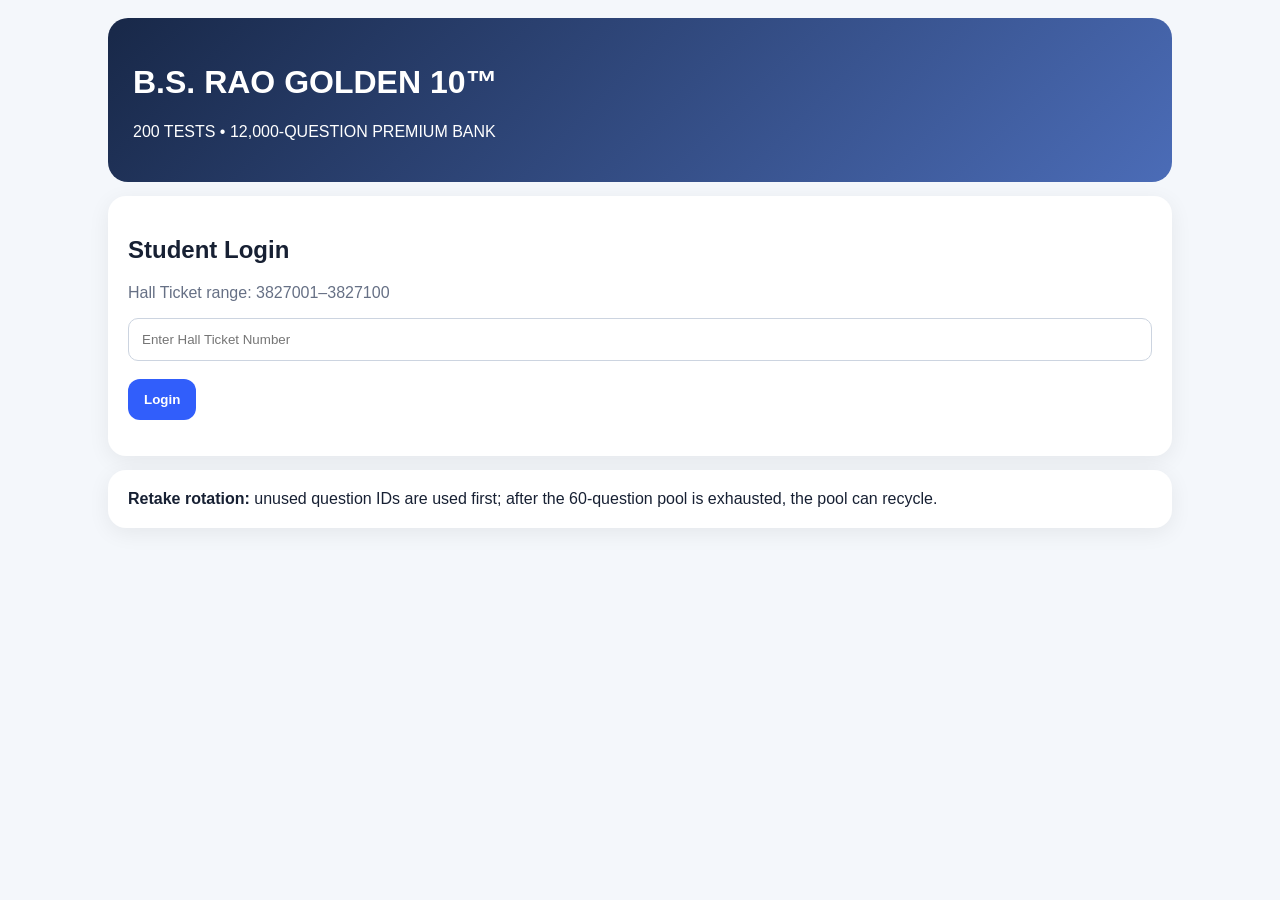
<file: index.html>
<!doctype html><html lang="en"><head><meta charset="utf-8"><meta name="viewport" content="width=device-width,initial-scale=1"><title>B.S. RAO GOLDEN 10™</title><link rel="stylesheet" href="style.css"></head><body><div id="app"></div><script src="app.js"></script></body></html>
</file>
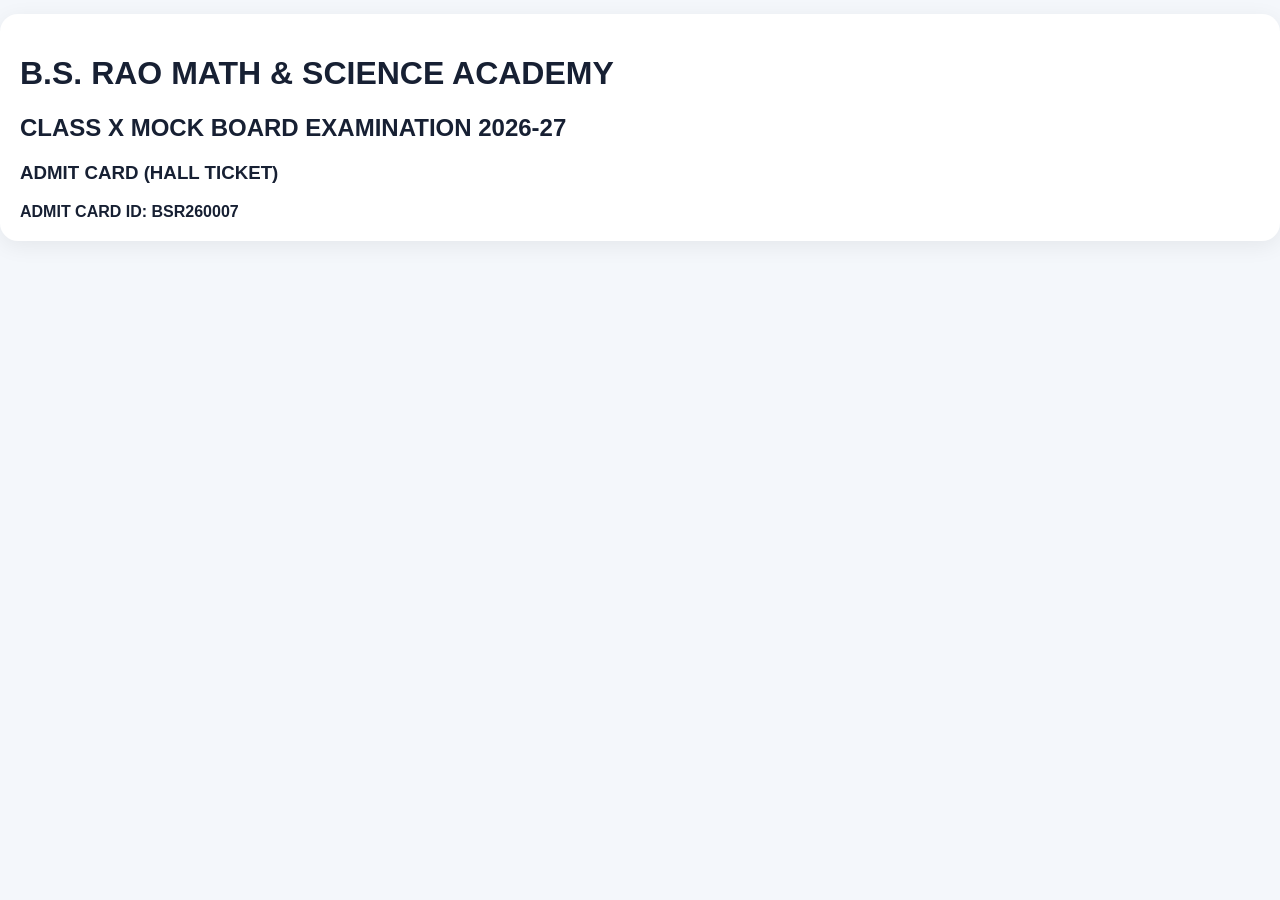
<file: hall-ticket.html>
<!doctype html>
<html><head><meta charset="utf-8"><meta name="viewport" content="width=device-width,initial-scale=1">
<title>BSR260007 | Hall Ticket</title><link rel="stylesheet" href="style.css"></head>
<body><main class="card">
<header><h1>B.S. RAO MATH & SCIENCE ACADEMY</h1><h2>CLASS X MOCK BOARD EXAMINATION 2026-27</h2><h3>ADMIT CARD (HALL TICKET)</h3><strong>ADMIT CARD ID: BSR260007</strong></header>
<section class="grid">
<div><img class="photo" style="display:block;width:170px;height:210px;object-fit:cover;border:1px solid #777;border-radius:6px" src="[data-uri]
Preview truncated for large file
</file>
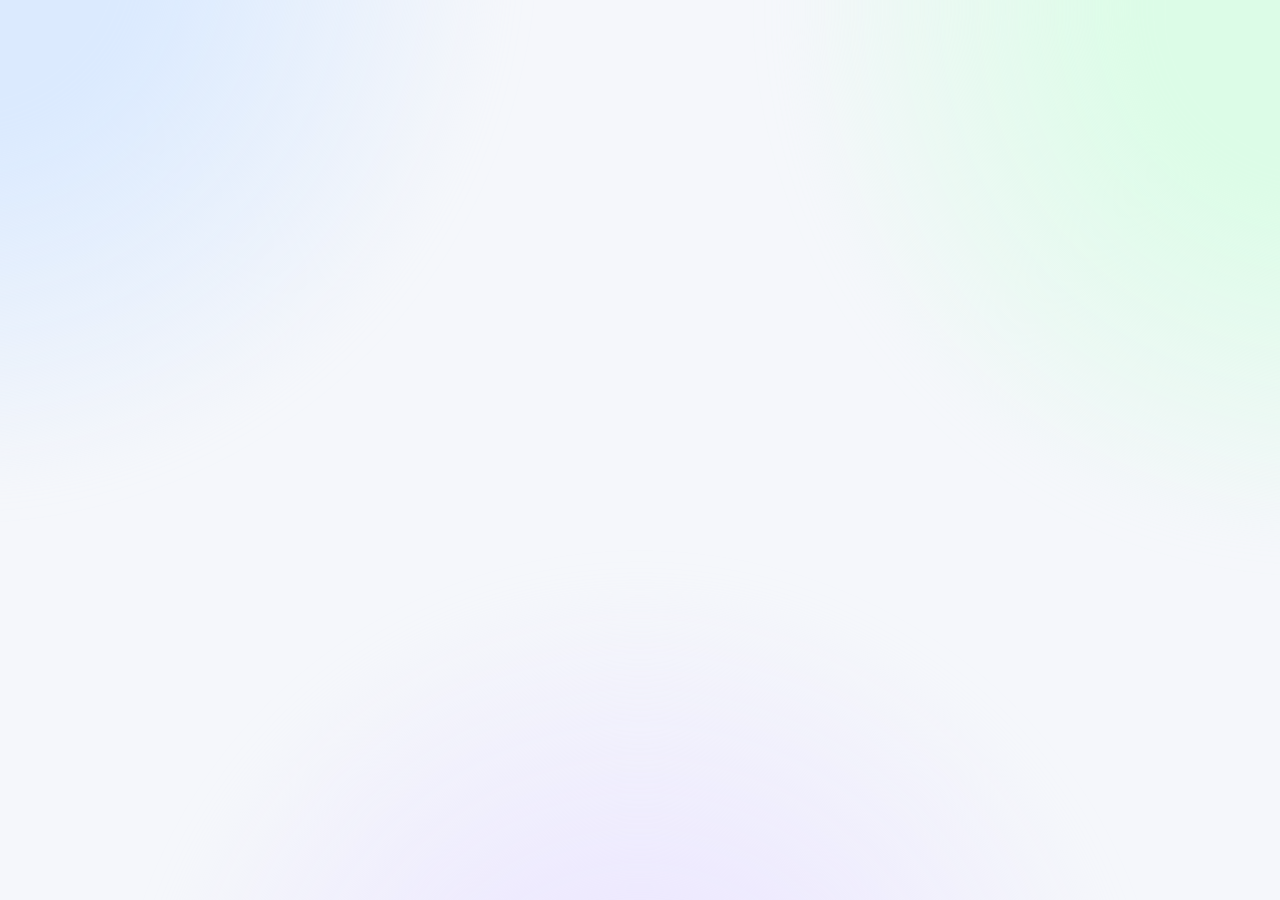
<file: index-backup.html>
<!doctype html>
<html lang="en"><head><meta charset="utf-8"><meta name="viewport" content="width=device-width,initial-scale=1,viewport-fit=cover">
<title>B.S. RAO GOLDEN 10™ — CBSE 2027 Master Student Portal</title>
<style>
:root{--ink:#0f172a;--muted:#667085;--blue:#145dcc;--line:#dfe5ee;--bg:#f5f7fb}
*{box-sizing:border-box}body{margin:0;font-family:Inter,system-ui,-apple-system,Segoe UI,Arial,sans-serif;background:var(--bg);color:var(--ink)}
button,input{font:inherit}button{cursor:pointer}body:before{content:"";position:fixed;inset:-20%;z-index:-2;background:radial-gradient(circle at 12% 10%,#dbeafe 0 10%,transparent 28%),radial-gradient(circle at 88% 15%,#dcfce7 0 10%,transparent 28%),radial-gradient(circle at 50% 100%,#ede9fe 0 12%,transparent 32%);filter:blur(25px)}
.top{position:sticky;top:0;z-index:30;background:rgba(255,255,255,.92);backdrop-filter:blur(18px);border-bottom:1px solid var(--line);padding:13px 5%;display:flex;align-items:center;justify-content:space-between}
.logo{display:flex;align-items:center;gap:11px}.logoBox{width:50px;height:50px;border-radius:16px;background:linear-gradient(135deg,#145dcc,#6d3df5);display:grid;place-items:center;color:white;font-weight:1000;box-shadow:0 10px 30px #145dcc33}.logo b{font-size:19px}.logo small{display:block;letter-spacing:3px;color:#667085;font-weight:800}
.container{max-width:1120px;margin:auto;padding:28px 5% 70px}.hero{border:1px solid #d9e2ef;border-radius:30px;padding:30px;background:linear-gradient(135deg,rgba(255,255,255,.98),rgba(239,246,255,.9));box-shadow:0 25px 80px #10182812;position:relative;overflow:hidden}.hero:after{content:"★";position:absolute;right:-15px;top:-45px;font-size:190px;color:#155dcc0b}
.eyebrow{display:inline-block;padding:8px 14px;border-radius:99px;background:#e0efff;color:#145dcc;font-weight:1000}.hero h1{font-size:clamp(38px,7vw,76px);line-height:.94;letter-spacing:-3px;margin:20px 0 14px;max-width:900px}.hero p{font-size:18px;line-height:1.6;color:var(--muted);max-width:820px}
.actions{display:flex;gap:12px;flex-wrap:wrap}.btn{border:0;border-radius:14px;padding:13px 19px;font-weight:900}.primary{background:var(--blue);color:#fff;box-shadow:0 10px 25px #145dcc33}.secondary{background:#fff;border:1px solid #cbd5e1;color:var(--blue)}.back{background:#edf2f7;color:#344054;margin-bottom:14px}
.cards,.grid{display:grid;grid-template-columns:repeat(2,1fr);gap:15px;margin-top:18px}.tile,.choice,.stage,.result,.qcard,.source{background:rgba(255,255,255,.95);border:1px solid var(--line);border-radius:22px;box-shadow:0 10px 35px #1018280a}.tile{padding:23px}.tile .icon{font-size:34px}.tile h3{margin:7px 0}.tile p{color:var(--muted);margin:0}
.sectionTitle{font-size:32px;margin:20px 0 12px}.crumb{font-weight:900;color:#667085;margin:5px 0 12px}.choice{padding:20px;text-align:left;min-height:112px;transition:.18s}.choice:hover,.stage:hover{transform:translateY(-2px);box-shadow:0 16px 35px #10182814}.choice b{display:block;font-size:21px;margin-top:5px}.choice span{display:block;color:var(--muted);margin-top:7px;line-height:1.4}.num{font-size:12px;color:var(--blue);font-weight:1000;letter-spacing:1.5px}
.stageGrid{display:grid;grid-template-columns:repeat(2,1fr);gap:15px}.stage{padding:22px;text-align:left;border-top:6px solid #94a3b8}.stage:nth-child(1){border-top-color:#16a34a}.stage:nth-child(2){border-top-color:#2563eb}.stage:nth-child(3){border-top-color:#7c3aed}.stage:nth-child(4){border-top-color:#f59e0b}.stage b{display:block;font-size:20px}.stage small{display:block;color:var(--muted);margin-top:9px;line-height:1.5}
.login{max-width:550px;margin:8vh auto}.login .hero{text-align:center}.login input{width:100%;padding:16px;border:1px solid #cfd7e3;border-radius:14px;margin:13px 0;font-size:18px;text-transform:uppercase}.err{min-height:24px;color:#b42318;font-weight:800}.notice{margin-top:14px;padding:14px;border-radius:14px;background:#fff7ed;border:1px solid #fed7aa;color:#9a3412;line-height:1.5}
.testTop{display:flex;justify-content:space-between;align-items:center;gap:15px;background:#101828;color:#fff;border-radius:20px;padding:18px 20px;margin-bottom:15px}.timer{font-size:24px;font-weight:1000;color:#ffd166}.qcard{padding:22px}.qmeta{font-size:13px;color:var(--muted);font-weight:900}.tag{float:right;background:#eef2ff;color:#4338ca;border-radius:99px;padding:5px 9px;font-size:11px}.qtext{font-size:21px;line-height:1.5;font-weight:850;margin:15px 0 18px}.opt{display:block;width:100%;text-align:left;border:1px solid #d4dae3;background:#fff;border-radius:13px;padding:14px;margin:9px 0}.opt.sel{background:#edf4ff;border-color:var(--blue);box-shadow:0 0 0 2px #145dcc14}.testnav{display:flex;justify-content:space-between;gap:10px;margin-top:14px}
.score{text-align:center;font-size:60px;font-weight:1000}.stats{display:grid;grid-template-columns:repeat(4,1fr);gap:10px}.stat{background:#f6f8fb;border-radius:14px;padding:14px}.subject{display:flex;justify-content:space-between;padding:12px 0;border-bottom:1px solid #e7ebf0}.source{padding:18px;margin-top:15px}.source a{color:#145dcc;font-weight:800}
footer{background:#101828;color:#fff;text-align:center;padding:45px 5%;margin-top:30px}footer p{color:#98a2b3}
@media(max-width:700px){.cards,.grid,.stageGrid,.stats{grid-template-columns:1fr}.hero h1{letter-spacing:-2px}.testTop{align-items:flex-start}.qtext{font-size:18px}.subject{display:block}.subject span{display:block;margin-top:5px}}
</style></head>
<body><div id="app"></div><script>
const BANKS={"1":{"Foundation — KNOW":[{"id":1,"subject":"Mathematics","chapter":"Real Numbers","question":"The HCF of 72 and 120 is:","options":["12","18","24","36"],"answer":0},{"id":2,"subject":"Mathematics","chapter":"Polynomials","question":"If α and β are the zeroes of x² − 5x + 6, then α + β is:","options":["−5","5","6","−6"],"answer":1},{"id":3,"subject":"Mathematics","chapter":"Pair of Linear Equations","question":"The solution of x + y = 7 and x − y = 1 is:","options":["(3,4)","(4,3)","(5,2)","(2,5)"],"answer":1},{"id":4,"subject":"Mathematics","chapter":"Quadratic Equations","question":"The roots of x² − 9x + 20 = 0 are:","options":["2,10","4,5","−4,−5","1,20"],"answer":1},{"id":5,"subject":"Mathematics","chapter":"Arithmetic Progressions","question":"The 10th term of 3, 7, 11, … is:","options":["35","39","43","47"],"answer":1},{"id":6,"subject":"Mathematics","chapter":"Triangles","question":"If two triangles are similar, their corresponding sides are in the ratio 2:3. Their areas are in the ratio:","options":["2:3","3:2","4:9","8:27"],"answer":2},{"id":7,"subject":"Mathematics","chapter":"Coordinate Geometry","question":"The midpoint of (2,4) and (6,8) is:","options":["(4,6)","(8,12)","(2,2)","(3,4)"],"answer":0},{"id":8,"subject":"Mathematics","chapter":"Trigonometry","question":"sin 30° equals:","options":["0","1/2","√3/2","1"],"answer":1},{"id":9,"subject":"Mathematics","chapter":"Circles","question":"The tangent at any point of a circle is perpendicular to the:","options":["diameter only","radius through the point of contact","chord","arc"],"answer":1},{"id":10,"subject":"Mathematics","chapter":"Statistics","question":"The mean of 4, 6, 8 and 10 is:","options":["6","7","8","9"],"answer":1},{"id":11,"subject":"Physics","chapter":"Light – Reflection and Refraction","question":"The SI unit of focal length is:","options":["metre","dioptre","newton","joule"],"answer":0},{"id":12,"subject":"Physics","chapter":"Light – Reflection and Refraction","question":"The power of a lens is measured in:","options":["metre","dioptre","watt","ohm"],"answer":1},{"id":13,"subject":"Physics","chapter":"Electricity","question":"Ohm’s law is represented by:","options":["V = IR","P = VI","R = VI","I = VR"],"answer":0},{"id":14,"subject":"Physics","chapter":"Electricity","question":"A 10 Ω resistor connected to 20 V draws a current of:","options":["0.5 A","2 A","10 A","200 A"],"answer":1},{"id":15,"subject":"Physics","chapter":"Magnetic Effects of Electric Current","question":"The SI unit of magnetic field is:","options":["tesla","weber","ampere","volt"],"answer":0},{"id":16,"subject":"Chemistry","chapter":"Chemical Reactions and Equations","question":"A reaction in which two or more substances form one product is a:","options":["decomposition reaction","combination reaction","displacement reaction","redox-free reaction"],"answer":1},{"id":17,"subject":"Chemistry","chapter":"Acids, Bases and Salts","question":"A neutral solution at 25°C has pH:","options":["0","5","7","14"],"answer":2},{"id":18,"subject":"Chemistry","chapter":"Metals and Non-metals","question":"The property by which metals can be beaten into sheets is:","options":["ductility","malleability","sonority","conductivity"],"answer":1},{"id":19,"subject":"Chemistry","chapter":"Carbon and its Compounds","question":"The molecular formula of methane is:","options":["CH₃","CH₄","C₂H₆","C₂H₄"],"answer":1},{"id":20,"subject":"Chemistry","chapter":"Carbon and its Compounds","question":"Ethanol contains the functional group:","options":["−COOH","−CHO","−OH","−CO−"],"answer":2}],"Logical — THINK":[{"id":1,"subject":"Mathematics","chapter":"Real Numbers","question":"If HCF(96,404)=4, then LCM(96,404) is:","options":["9696","969","96","404"],"answer":0},{"id":2,"subject":"Mathematics","chapter":"Polynomials","question":"If the zeroes of 2x² − 7x + 3 are α,β, then 1/α + 1/β equals:","options":["7/3","3/7","−7/3","2/3"],"answer":0},{"id":3,"subject":"Mathematics","chapter":"Pair of Linear Equations","question":"For ax+3y=6 and 2x+6y=12 to have infinitely many solutions, a equals:","options":["1","2","3","6"],"answer":1},{"id":4,"subject":"Mathematics","chapter":"Quadratic Equations","question":"If one root of x² − 7x + k = 0 is 3, k is:","options":["4","10","12","21"],"answer":2},{"id":5,"subject":"Mathematics","chapter":"Arithmetic Progressions","question":"The sum of the first 10 terms of 2,5,8,… is:","options":["145","155","165","175"],"answer":1},{"id":6,"subject":"Mathematics","chapter":"Triangles","question":"Two similar triangles have areas 25 cm² and 49 cm². The ratio of corresponding sides of the smaller to larger triangle is:","options":["5:7","25:49","7:5","3:4"],"answer":0},{"id":7,"subject":"Mathematics","chapter":"Coordinate Geometry","question":"A point divides the line joining (2,−3) and (7,2) internally in ratio 2:3. Its coordinates are:","options":["(4,−1)","(5,0)","(3,−2)","(−1,4)"],"answer":0},{"id":8,"subject":"Mathematics","chapter":"Applications of Trigonometry","question":"If tan θ = 1/√3 and θ is acute, θ is:","options":["30°","45°","60°","90°"],"answer":0},{"id":9,"subject":"Mathematics","chapter":"Areas Related to Circles","question":"A circle has radius 7 cm. Using π=22/7, its area is:","options":["44 cm²","154 cm²","308 cm²","49 cm²"],"answer":1},{"id":10,"subject":"Mathematics","chapter":"Probability","question":"A die is thrown once. Probability of getting a number greater than 4 is:","options":["1/6","1/3","1/2","2/3"],"answer":1},{"id":11,"subject":"Physics","chapter":"Light – Reflection and Refraction","question":"An object is placed beyond 2F of a convex lens. The image is:","options":["virtual and enlarged","real, inverted and diminished","real and erect","virtual and diminished"],"answer":1},{"id":12,"subject":"Physics","chapter":"Light – Reflection and Refraction","question":"A lens has focal length +0.25 m. Its power is:","options":["+0.25 D","+2 D","+4 D","−4 D"],"answer":2},{"id":13,"subject":"Physics","chapter":"Electricity","question":"Two resistors 4 Ω and 6 Ω are in series across 20 V. Current is:","options":["1 A","2 A","4 A","5 A"],"answer":1},{"id":14,"subject":"Physics","chapter":"Electricity","question":"A device rated 100 W operates for 2 h. Electrical energy consumed is:","options":["0.02 kWh","0.2 kWh","2 kWh","20 kWh"],"answer":1},{"id":15,"subject":"Physics","chapter":"Magnetic Effects of Electric Current","question":"The direction of force on a current-carrying conductor in a magnetic field is found by:","options":["right-hand thumb rule","Fleming’s left-hand rule","Fleming’s right-hand rule","Ohm’s law"],"answer":1},{"id":16,"subject":"Chemistry","chapter":"Chemical Reactions and Equations","question":"Zn + CuSO₄ → ZnSO₄ + Cu is a:","options":["combination","decomposition","displacement","double displacement"],"answer":2},{"id":17,"subject":"Chemistry","chapter":"Acids, Bases and Salts","question":"A solution changes blue litmus to red. It is:","options":["basic","acidic","neutral","salty only"],"answer":1},{"id":18,"subject":"Chemistry","chapter":"Metals and Non-metals","question":"Which metal is commonly stored under kerosene because it reacts vigorously with water and air?","options":["iron","copper","sodium","silver"],"answer":2},{"id":19,"subject":"Chemistry","chapter":"Carbon and its Compounds","question":"The general formula of alkanes is:","options":["CₙH₂ₙ","CₙH₂ₙ₋₂","CₙH₂ₙ₊₂","CₙHₙ"],"answer":2},{"id":20,"subject":"Chemistry","chapter":"Carbon and its Compounds","question":"Soap molecules clean oily dirt mainly because they form:","options":["crystals","micelles","metals","salts only"],"answer":1}],"Elite — MASTER":[{"id":1,"subject":"Mathematics","chapter":"Real Numbers","question":"If n is a positive integer and 3ⁿ divides 2²ⁿ−1, the smallest n satisfying this is:","options":["1","2","3","4"],"answer":2},{"id":2,"subject":"Mathematics","chapter":"Polynomials","question":"If α,β are roots of x²−4x+1=0, then α²+β² is:","options":["12","14","16","18"],"answer":1},{"id":3,"subject":"Mathematics","chapter":"Pair of Linear Equations","question":"If kx+3y=6 and 12x+ky=18 have a unique solution, k cannot be:","options":["6","−6","0","12"],"answer":0},{"id":4,"subject":"Mathematics","chapter":"Quadratic Equations","question":"If the roots of x²−px+12=0 differ by 1, then p² is:","options":["47","49","51","52"],"answer":1},{"id":5,"subject":"Mathematics","chapter":"Arithmetic Progressions","question":"If the 5th term of an AP is 18 and the 11th term is 42, the sum of its first 15 terms is:","options":["405","420","435","450"],"answer":2},{"id":6,"subject":"Mathematics","chapter":"Triangles","question":"In two similar triangles, corresponding sides are 6 cm and 9 cm. If the area of the smaller triangle is 24 cm², the larger area is:","options":["36 cm²","48 cm²","54 cm²","81 cm²"],"answer":2},{"id":7,"subject":"Mathematics","chapter":"Coordinate Geometry","question":"The area of the triangle with vertices (0,0), (4,0), (0,6) is:","options":["10","12","14","24"],"answer":1},{"id":8,"subject":"Mathematics","chapter":"Trigonometry","question":"If sec θ + tan θ = 3 for an acute θ, then sec θ − tan θ is:","options":["1/9","1/3","3","9"],"answer":0},{"id":9,"subject":"Mathematics","chapter":"Circles","question":"From an external point P, tangent length to a circle is 12 cm and OP=13 cm. The radius is:","options":["3 cm","4 cm","5 cm","6 cm"],"answer":2},{"id":10,"subject":"Mathematics","chapter":"Statistics","question":"For a data set, mean = 20 and number of observations = 10. If one observation 12 is replaced by 27, the new mean is:","options":["20.5","21","21.5","22"],"answer":1},{"id":11,"subject":"Physics","chapter":"Light – Reflection and Refraction","question":"An object is 30 cm in front of a convex lens of focal length 20 cm. The image distance is:","options":["20 cm","30 cm","60 cm","−60 cm"],"answer":2},{"id":12,"subject":"Physics","chapter":"Light – Reflection and Refraction","question":"Two lenses of powers +2 D and −5 D are in contact. Their combined power and focal length are:","options":["−3 D, −0.333 m","+3 D, 0.333 m","−7 D, −0.143 m","+7 D, 0.143 m"],"answer":0},{"id":13,"subject":"Physics","chapter":"Electricity","question":"A 6 Ω and 3 Ω resistor are connected in parallel across 12 V. Total current is:","options":["2 A","4 A","6 A","8 A"],"answer":2},{"id":14,"subject":"Physics","chapter":"Electricity","question":"A 60 W bulb is used for 5 h daily for 30 days. Energy consumed is:","options":["3 kWh","6 kWh","9 kWh","12 kWh"],"answer":2},{"id":15,"subject":"Physics","chapter":"Magnetic Effects of Electric Current","question":"A current-carrying conductor is placed parallel to a uniform magnetic field. The magnetic force on it is:","options":["maximum","zero","half maximum","infinite"],"answer":1},{"id":16,"subject":"Chemistry","chapter":"Chemical Reactions and Equations","question":"In a redox reaction, oxidation is best represented by:","options":["gain of oxygen or loss of hydrogen","gain of hydrogen only","loss of oxygen only","no change in oxidation state"],"answer":0},{"id":17,"subject":"Chemistry","chapter":"Acids, Bases and Salts","question":"If the pH changes from 3 to 5, the hydrogen-ion concentration becomes:","options":["10 times larger","100 times smaller","100 times larger","2 times smaller"],"answer":1},{"id":18,"subject":"Chemistry","chapter":"Metals and Non-metals","question":"An iron nail is placed in copper sulphate solution. The coating formed on the nail is mainly:","options":["iron","copper","zinc","silver"],"answer":1},{"id":19,"subject":"Chemistry","chapter":"Carbon and its Compounds","question":"Ethene decolourises bromine water because ethene undergoes:","options":["substitution","addition","neutralisation","decomposition"],"answer":1},{"id":20,"subject":"Chemistry","chapter":"Carbon and its Compounds","question":"A compound has formula C₂H₆O and reacts with sodium releasing hydrogen. It can be:","options":["ethanol","ethene","ethanoic acid only","methane"],"answer":0}],"Master Challenge":[{"id":1,"subject":"Chemistry","chapter":"Metals and Non-metals","question":"Which metal is commonly stored under kerosene because it reacts vigorously with water and air?","options":["iron","copper","sodium","silver"],"answer":2},{"id":2,"subject":"Physics","chapter":"Magnetic Effects of Electric Current","question":"A current-carrying conductor is placed parallel to a uniform magnetic field. The magnetic force on it is:","options":["maximum","zero","half maximum","infinite"],"answer":1},{"id":3,"subject":"Physics","chapter":"Electricity","question":"Ohm’s law is represented by:","options":["V = IR","P = VI","R = VI","I = VR"],"answer":0},{"id":4,"subject":"Physics","chapter":"Magnetic Effects of Electric Current","question":"The direction of force on a current-carrying conductor in a magnetic field is found by:","options":["right-hand thumb rule","Fleming’s left-hand rule","Fleming’s right-hand rule","Ohm’s law"],"answer":1},{"id":5,"subject":"Mathematics","chapter":"Pair of Linear Equations","question":"For ax+3y=6 and 2x+6y=12 to have infinitely many solutions, a equals:","options":["1","2","3","6"],"answer":1},{"id":6,"subject":"Mathematics","chapter":"Probability","question":"A die is thrown once. Probability of getting a number greater than 4 is:","options":["1/6","1/3","1/2","2/3"],"answer":1},{"id":7,"subject":"Mathematics","chapter":"Quadratic Equations","question":"The roots of x² − 9x + 20 = 0 are:","options":["2,10","4,5","−4,−5","1,20"],"answer":1},{"id":8,"subject":"Mathematics","chapter":"Pair of Linear Equations","question":"If kx+3y=6 and 12x+ky=18 have a unique solution, k cannot be:","options":["6","−6","0","12"],"answer":0},{"id":9,"subject":"Physics","chapter":"Electricity","question":"Two resistors 4 Ω and 6 Ω are in series across 20 V. Current is:","options":["1 A","2 A","4 A","5 A"],"answer":1},{"id":10,"subject":"Physics","chapter":"Electricity","question":"A 10 Ω resistor connected to 20 V draws a current of:","options":["0.5 A","2 A","10 A","200 A"],"answer":1},{"id":11,"subject":"Chemistry","chapter":"Carbon and its Compounds","question":"The general formula of alkanes is:","options":["CₙH₂ₙ","CₙH₂ₙ₋₂","CₙH₂ₙ₊₂","CₙHₙ"],"answer":2},{"id":12,"subject":"Physics","chapter":"Magnetic Effects of Electric Current","question":"The SI unit of magnetic field is:","options":["tesla","weber","ampere","volt"],"answer":0},{"id":13,"subject":"Chemistry","chapter":"Carbon and its Compounds","question":"The molecular formula of methane is:","options":["CH₃","CH₄","C₂H₆","C₂H₄"],"answer":1},{"id":14,"subject":"Physics","chapter":"Light – Reflection and Refraction","question":"A lens has focal length +0.25 m. Its power is:","options":["+0.25 D","+2 D","+4 D","−4 D"],"answer":2},{"id":15,"subject":"Mathematics","chapter":"Arithmetic Progressions","question":"If the 5th term of an AP is 18 and the 11th term is 42, the sum of its first 15 terms is:","options":["405","420","435","450"],"answer":2},{"id":16,"subject":"Physics","chapter":"Light – Reflection and Refraction","question":"An object is 30 cm in front of a convex lens of focal length 20 cm. The image distance is:","options":["20 cm","30 cm","60 cm","−60 cm"],"answer":2},{"id":17,"subject":"Mathematics","chapter":"Polynomials","question":"If the zeroes of 2x² − 7x + 3 are α,β, then 1/α + 1/β equals:","options":["7/3","3/7","−7/3","2/3"],"answer":0},{"id":18,"subject":"Mathematics","chapter":"Areas Related to Circles","question":"A circle has radius 7 cm. Using π=22/7, its area is:","options":["44 cm²","154 cm²","308 cm²","49 cm²"],"answer":1},{"id":19,"subject":"Mathematics","chapter":"Arithmetic Progressions","question":"The 10th term of 3, 7, 11, … is:","options":["35","39","43","47"],"answer":1},{"id":20,"subject":"Chemistry","chapter":"Acids, Bases and Salts","question":"A neutral solution at 25°C has pH:","options":["0","5","7","14"],"answer":2}]},"2":{"Foundation — KNOW":[{"id":1,"subject":"Mathematics","chapter":"Real Numbers","question":"Which of the following is a prime number?","options":["21","29","39","51"],"answer":1},{"id":2,"subject":"Mathematics","chapter":"Real Numbers","question":"The HCF of 18 and 24 is:","options":["3","6","9","12"],"answer":1},{"id":3,"subject":"Mathematics","chapter":"Real Numbers","question":"The LCM of 12 and 18 is:","options":["24","30","36","48"],"answer":2},{"id":4,"subject":"Mathematics","chapter":"Real Numbers","question":"The prime factorisation of 84 is:","options":["2²×3×7","2×3²×7","2²×3²","2×3×14"],"answer":0},{"id":5,"subject":"Mathematics","chapter":"Real Numbers","question":"If HCF(a,b)=6 and LCM(a,b)=60, then ab equals:","options":["66","360","600","720"],"answer":1},{"id":6,"subject":"Mathematics","chapter":"Real Numbers","question":"The decimal expansion of 7/8 is:","options":["0.75","0.875","0.8750?","0.78"],"answer":1},{"id":7,"subject":"Mathematics","chapter":"Real Numbers","question":"Which number is irrational?","options":["√4","√9","√2","1/2"],"answer":2},{"id":8,"subject":"Mathematics","chapter":"Polynomials","question":"If α and β are zeroes of x²−5x+6, αβ equals:","options":["−6","5","6","−5"],"answer":2},{"id":9,"subject":"Mathematics","chapter":"Statistics","question":"The greatest common divisor of 48 and 72 is:","options":["8","12","16","24"],"answer":3},{"id":10,"subject":"Mathematics","chapter":"Probability","question":"A die is thrown once. The probability of getting an even number is:","options":["1/6","1/3","1/2","2/3"],"answer":2},{"id":11,"subject":"Physics","chapter":"Electricity","question":"The SI unit of electric current is:","options":["volt","ampere","ohm","watt"],"answer":1},{"id":12,"subject":"Physics","chapter":"Electricity","question":"Ohm's law is:","options":["V=IR","P=I/R","R=VI","V=I+R"],"answer":0},{"id":13,"subject":"Physics","chapter":"Electricity","question":"A 5 Ω resistor connected to 10 V carries current:","options":["0.5 A","2 A","5 A","50 A"],"answer":1},{"id":14,"subject":"Physics","chapter":"Electricity","question":"The SI unit of resistance is:","options":["ampere","volt","ohm","joule"],"answer":2},{"id":15,"subject":"Physics","chapter":"Electricity","question":"Electrical power can be calculated using:","options":["P=VI","P=V/I","P=R/I","P=I/V"],"answer":0},{"id":16,"subject":"Chemistry","chapter":"Chemical Reactions and Equations","question":"A reaction in which a single compound breaks into simpler substances is:","options":["combination","decomposition","displacement","neutralisation"],"answer":1},{"id":17,"subject":"Chemistry","chapter":"Acids, Bases and Salts","question":"A solution with pH 3 is:","options":["acidic","basic","neutral","always salty"],"answer":0},{"id":18,"subject":"Chemistry","chapter":"Metals and Non-metals","question":"Which is a metal?","options":["sulphur","oxygen","copper","chlorine"],"answer":2},{"id":19,"subject":"Chemistry","chapter":"Carbon and its Compounds","question":"The formula of ethane is:","options":["C₂H₄","C₂H₆","CH₄","C₃H₈"],"answer":1},{"id":20,"subject":"Chemistry","chapter":"Chemical Reactions and Equations","question":"In a displacement reaction, a more reactive element:","options":["is displaced by a less reactive element","displaces a less reactive element","always forms water","cannot react"],"answer":1}],"Logical — THINK":[{"id":1,"subject":"Mathematics","chapter":"Real Numbers","question":"If two positive integers have HCF 8 and LCM 120, which pair can be them?","options":["16 and 60","24 and 40","8 and 120","20 and 48"],"answer":1},{"id":2,"subject":"Mathematics","chapter":"Real Numbers","question":"The least number which is divisible by 12, 15 and 18 is:","options":["90","120","180","360"],"answer":2},{"id":3,"subject":"Mathematics","chapter":"Real Numbers","question":"Which fraction has a terminating decimal expansion?","options":["7/12","11/18","13/40","17/30"],"answer":2},{"id":4,"subject":"Mathematics","chapter":"Real Numbers","question":"If n is a natural number, which expression is always even?","options":["n²+n","n²+1","2n+1","n(n+1)+1"],"answer":0},{"id":5,"subject":"Mathematics","chapter":"Real Numbers","question":"The HCF of 135 and 225 can be found by Euclid's algorithm. It is:","options":["15","30","45","90"],"answer":2},{"id":6,"subject":"Mathematics","chapter":"Polynomials","question":"If α+β=7 and αβ=10, then α²+β² is:","options":["19","29","39","49"],"answer":1},{"id":7,"subject":"Mathematics","chapter":"Coordinate Geometry","question":"The point (0,5) lies on:","options":["x-axis","y-axis","origin only","neither axis"],"answer":1},{"id":8,"subject":"Mathematics","chapter":"Probability","question":"Two coins are tossed. Probability of getting exactly one head is:","options":["1/4","1/2","3/4","1"],"answer":1},{"id":9,"subject":"Mathematics","chapter":"Arithmetic Progressions","question":"The common difference of 7, 12, 17, 22,… is:","options":["4","5","6","7"],"answer":1},{"id":10,"subject":"Mathematics","chapter":"Statistics","question":"If every observation in a data set is increased by 3, the mean:","options":["decreases by 3","increases by 3","is unchanged","becomes three times"],"answer":1},{"id":11,"subject":"Physics","chapter":"Electricity","question":"A 4 Ω and 6 Ω resistor are in series. Their equivalent resistance is:","options":["2.4 Ω","10 Ω","24 Ω","1.5 Ω"],"answer":1},{"id":12,"subject":"Physics","chapter":"Electricity","question":"A 12 V battery is connected to a 6 Ω resistor. Power consumed is:","options":["2 W","12 W","24 W","72 W"],"answer":2},{"id":13,"subject":"Physics","chapter":"Electricity","question":"Two identical 6 Ω resistors are connected in parallel. Equivalent resistance is:","options":["3 Ω","6 Ω","12 Ω","36 Ω"],"answer":0},{"id":14,"subject":"Physics","chapter":"Electricity","question":"If current through a resistor is doubled while resistance remains constant, power P=I²R becomes:","options":["half","double","four times","unchanged"],"answer":2},{"id":15,"subject":"Physics","chapter":"Magnetic Effects of Electric Current","question":"A current-carrying straight conductor produces around it:","options":["only an electric field","a magnetic field","only heat","no field"],"answer":1},{"id":16,"subject":"Chemistry","chapter":"Chemical Reactions and Equations","question":"Zn + CuSO₄ → ZnSO₄ + Cu is classified as:","options":["combination","decomposition","displacement","double displacement"],"answer":2},{"id":17,"subject":"Chemistry","chapter":"Acids, Bases and Salts","question":"If pH changes from 4 to 2, the hydrogen-ion concentration becomes:","options":["2 times","10 times","100 times","1000 times"],"answer":2},{"id":18,"subject":"Chemistry","chapter":"Metals and Non-metals","question":"Iron displaces copper from CuSO₄ because iron is:","options":["less reactive than copper","more reactive than copper","a non-metal","a noble gas"],"answer":1},{"id":19,"subject":"Chemistry","chapter":"Carbon and its Compounds","question":"Ethene is unsaturated because it contains:","options":["only single bonds","a carbon-carbon double bond","an ionic bond","a triple oxygen bond"],"answer":1},{"id":20,"subject":"Chemistry","chapter":"Carbon and its Compounds","question":"Soap works effectively in soft water because it can form:","options":["micelles","metal oxides","carbonates only","hydrogen gas"],"answer":0}],"Elite — MASTER":[{"id":1,"subject":"Mathematics","chapter":"Real Numbers","question":"If HCF(a,b)=12 and LCM(a,b)=420, and a=60, then b is:","options":["72","84","96","120"],"answer":1},{"id":2,"subject":"Mathematics","chapter":"Real Numbers","question":"The least positive integer divisible by 8, 12, 15 and 18 is:","options":["180","240","360","720"],"answer":2},{"id":3,"subject":"Mathematics","chapter":"Real Numbers","question":"If p/q is in lowest form and its decimal expansion terminates, the prime factors of q can only be:","options":["2 and 3","2 and 5","3 and 5","2,3 and 5"],"answer":1},{"id":4,"subject":"Mathematics","chapter":"Real Numbers","question":"For any two positive integers a,b, HCF(a,b) × LCM(a,b) equals:","options":["a+b","a−b","ab","a/b"],"answer":2},{"id":5,"subject":"Mathematics","chapter":"Polynomials","question":"If α and β are roots of 2x²−5x+2=0, then α²β+αβ² equals:","options":["5/2","5/4","5","2"],"answer":0},{"id":6,"subject":"Mathematics","chapter":"Pair of Linear Equations","question":"The pair 2x+3y=5 and 4x+6y=10 represents:","options":["intersecting lines","parallel lines","coincident lines","perpendicular lines"],"answer":2},{"id":7,"subject":"Mathematics","chapter":"Arithmetic Progressions","question":"If the nth term of an AP is 3n+2, its common difference is:","options":["2","3","5","6"],"answer":1},{"id":8,"subject":"Mathematics","chapter":"Coordinate Geometry","question":"The area of the triangle with vertices (0,0),(6,0),(0,4) is:","options":["10","12","16","24"],"answer":1},{"id":9,"subject":"Mathematics","chapter":"Probability","question":"A bag contains 3 red and 2 blue balls. One ball is drawn at random. Probability it is not blue is:","options":["2/5","3/5","1/2","3/2"],"answer":1},{"id":10,"subject":"Mathematics","chapter":"Statistics","question":"If each observation is multiplied by 4, the mean is:","options":["unchanged","multiplied by 2","multiplied by 4","increased by 4"],"answer":2},{"id":11,"subject":"Physics","chapter":"Electricity","question":"A 6 Ω resistor and a 3 Ω resistor are connected in parallel across 12 V. Total current is:","options":["2 A","4 A","6 A","8 A"],"answer":2},{"id":12,"subject":"Physics","chapter":"Electricity","question":"A heater draws 5 A from a 220 V supply. Its power is:","options":["44 W","225 W","1100 W","2200 W"],"answer":2},{"id":13,"subject":"Physics","chapter":"Electricity","question":"Two resistors 2 Ω and 4 Ω are connected in parallel. Equivalent resistance is:","options":["1 Ω","4/3 Ω","2 Ω","6 Ω"],"answer":1},{"id":14,"subject":"Physics","chapter":"Electricity","question":"A 100 W appliance is used for 3 hours. Energy consumed is:","options":["0.03 kWh","0.3 kWh","3 kWh","30 kWh"],"answer":1},{"id":15,"subject":"Physics","chapter":"Magnetic Effects of Electric Current","question":"A charged particle moving parallel to a uniform magnetic field experiences magnetic force:","options":["maximum","zero","half maximum","always infinite"],"answer":1},{"id":16,"subject":"Chemistry","chapter":"Chemical Reactions and Equations","question":"In CuO + H₂ → Cu + H₂O, CuO is:","options":["oxidised","reduced","both oxidised and reduced","a catalyst"],"answer":1},{"id":17,"subject":"Chemistry","chapter":"Acids, Bases and Salts","question":"A solution of pH 2 has how many times the H⁺ concentration of a solution of pH 5?","options":["3","10","100","1000"],"answer":3},{"id":18,"subject":"Chemistry","chapter":"Metals and Non-metals","question":"When an iron nail is placed in CuSO₄ solution, copper is deposited because:","options":["Cu is more reactive than Fe","Fe displaces Cu from its salt","CuSO₄ is an acid","iron is a non-metal"],"answer":1},{"id":19,"subject":"Chemistry","chapter":"Carbon and its Compounds","question":"A compound with formula C₂H₄ is likely to undergo addition reactions because it contains:","options":["only C−C single bond","C=C double bond","only C−H bonds","an ionic bond"],"answer":1},{"id":20,"subject":"Chemistry","chapter":"Carbon and its Compounds","question":"Ethanoic acid reacts with ethanol in the presence of an acid catalyst to form an ester. This reaction is called:","options":["saponification","esterification","neutralisation","displacement"],"answer":1}],"Master Challenge":[{"id":1,"subject":"Mathematics","chapter":"Probability","question":"A bag contains 3 red and 2 blue balls. One ball is drawn at random. Probability it is not blue is:","options":["2/5","3/5","1/2","3/2"],"answer":1},{"id":2,"subject":"Mathematics","chapter":"Real Numbers","question":"The HCF of 135 and 225 can be found by Euclid's algorithm. It is:","options":["15","30","45","90"],"answer":2},{"id":3,"subject":"Mathematics","chapter":"Real Numbers","question":"The least positive integer divisible by 8, 12, 15 and 18 is:","options":["180","240","360","720"],"answer":2},{"id":4,"subject":"Physics","chapter":"Electricity","question":"A 4 Ω and 6 Ω resistor are in series. Their equivalent resistance is:","options":["2.4 Ω","10 Ω","24 Ω","1.5 Ω"],"answer":1},{"id":5,"subject":"Mathematics","chapter":"Coordinate Geometry","question":"The point (0,5) lies on:","options":["x-axis","y-axis","origin only","neither axis"],"answer":1},{"id":6,"subject":"Physics","chapter":"Electricity","question":"A 5 Ω resistor connected to 10 V carries current:","options":["0.5 A","2 A","5 A","50 A"],"answer":1},{"id":7,"subject":"Physics","chapter":"Magnetic Effects of Electric Current","question":"A charged particle moving parallel to a uniform magnetic field experiences magnetic force:","options":["maximum","zero","half maximum","always infinite"],"answer":1},{"id":8,"subject":"Mathematics","chapter":"Real Numbers","question":"For any two positive integers a,b, HCF(a,b) × LCM(a,b) equals:","options":["a+b","a−b","ab","a/b"],"answer":2},{"id":9,"subject":"Mathematics","chapter":"Polynomials","question":"If α+β=7 and αβ=10, then α²+β² is:","options":["19","29","39","49"],"answer":1},{"id":10,"subject":"Mathematics","chapter":"Real Numbers","question":"The prime factorisation of 84 is:","options":["2²×3×7","2×3²×7","2²×3²","2×3×14"],"answer":0},{"id":11,"subject":"Mathematics","chapter":"Probability","question":"Two coins are tossed. Probability of getting exactly one head is:","options":["1/4","1/2","3/4","1"],"answer":1},{"id":12,"subject":"Mathematics","chapter":"Arithmetic Progressions","question":"The common difference of 7, 12, 17, 22,… is:","options":["4","5","6","7"],"answer":1},{"id":13,"subject":"Chemistry","chapter":"Carbon and its Compounds","question":"Ethanoic acid reacts with ethanol in the presence of an acid catalyst to form an ester. This reaction is called:","options":["saponification","esterification","neutralisation","displacement"],"answer":1},{"id":14,"subject":"Mathematics","chapter":"Real Numbers","question":"The LCM of 12 and 18 is:","options":["24","30","36","48"],"answer":2},{"id":15,"subject":"Physics","chapter":"Electricity","question":"If current through a resistor is doubled while resistance remains constant, power P=I²R becomes:","options":["half","double","four times","unchanged"],"answer":2},{"id":16,"subject":"Mathematics","chapter":"Real Numbers","question":"If two positive integers have HCF 8 and LCM 120, which pair can be them?","options":["16 and 60","24 and 40","8 and 120","20 and 48"],"answer":1},{"id":17,"subject":"Physics","chapter":"Electricity","question":"A 100 W appliance is used for 3 hours. Energy consumed is:","options":["0.03 kWh","0.3 kWh","3 kWh","30 kWh"],"answer":1},{"id":18,"subject":"Chemistry","chapter":"Chemical Reactions and Equations","question":"A reaction in which a single compound breaks into simpler substances is:","options":["combination","decomposition","displacement","neutralisation"],"answer":1},{"id":19,"subject":"Physics","chapter":"Electricity","question":"A 12 V battery is connected to a 6 Ω resistor. Power consumed is:","options":["2 W","12 W","24 W","72 W"],"answer":2},{"id":20,"subject":"Mathematics","chapter":"Real Numbers","question":"If HCF(a,b)=12 and LCM(a,b)=420, and a=60, then b is:","options":["72","84","96","120"],"answer":1}]},"3":{"Foundation — KNOW":[{"id":1,"subject":"Mathematics","chapter":"Polynomials","question":"Which of the following is a polynomial in x?","options":["3x²−2x+5","1/x + 2","√x + 1","x⁻² + 3"],"answer":0},{"id":2,"subject":"Mathematics","chapter":"Polynomials","question":"The degree of the polynomial 7x³−4x+9 is:","options":["1","2","3","4"],"answer":2},{"id":3,"subject":"Mathematics","chapter":"Polynomials","question":"The zero of the polynomial p(x)=x−5 is:","options":["−5","0","5","1"],"answer":2},{"id":4,"subject":"Mathematics","chapter":"Polynomials","question":"If α and β are zeroes of x²−7x+10, then α+β equals:","options":["−7","7","10","−10"],"answer":1},{"id":5,"subject":"Mathematics","chapter":"Polynomials","question":"If α and β are zeroes of x²−7x+10, then αβ equals:","options":["−10","7","10","−7"],"answer":2},{"id":6,"subject":"Mathematics","chapter":"Polynomials","question":"The remainder when p(x)=x²+3x+2 is divided by x+1 is:","options":["0","1","2","4"],"answer":0},{"id":7,"subject":"Mathematics","chapter":"Polynomials","question":"A quadratic polynomial has degree:","options":["0","1","2","3"],"answer":2},{"id":8,"subject":"Mathematics","chapter":"Polynomials","question":"If one zero of x²−9 is 3, the other zero is:","options":["3","−3","9","−9"],"answer":1},{"id":9,"subject":"Mathematics","chapter":"Polynomials","question":"For ax²+bx+c, the sum of zeroes is:","options":["b/a","−b/a","c/a","−c/a"],"answer":1},{"id":10,"subject":"Mathematics","chapter":"Polynomials","question":"For ax²+bx+c, the product of zeroes is:","options":["b/a","−b/a","c/a","−c/a"],"answer":2},{"id":11,"subject":"Physics","chapter":"Light – Reflection and Refraction","question":"The angle of incidence is measured between the incident ray and the:","options":["mirror surface","normal","reflected ray","principal axis"],"answer":1},{"id":12,"subject":"Physics","chapter":"Light – Reflection and Refraction","question":"The SI unit of focal length is:","options":["dioptre","metre","centimetre only","radian"],"answer":1},{"id":13,"subject":"Physics","chapter":"Light – Reflection and Refraction","question":"A concave mirror is a:","options":["converging mirror","diverging mirror","plane mirror only","transparent mirror"],"answer":0},{"id":14,"subject":"Physics","chapter":"Light – Reflection and Refraction","question":"The refractive index of a medium is related to the speed of light in vacuum c and in the medium v by:","options":["n=v/c","n=c/v","n=c+v","n=c−v"],"answer":1},{"id":15,"subject":"Physics","chapter":"Light – Reflection and Refraction","question":"The power of a lens is measured in:","options":["metre","watt","dioptre","ohm"],"answer":2},{"id":16,"subject":"Chemistry","chapter":"Chemical Reactions and Equations","question":"A chemical equation is balanced when the number of atoms of each element is:","options":["different on both sides","equal on both sides","zero on both sides","equal only for oxygen"],"answer":1},{"id":17,"subject":"Chemistry","chapter":"Chemical Reactions and Equations","question":"CaO + H₂O → Ca(OH)₂ is a:","options":["decomposition reaction","combination reaction","displacement reaction","double displacement reaction"],"answer":1},{"id":18,"subject":"Chemistry","chapter":"Chemical Reactions and Equations","question":"A reaction in which a compound breaks into simpler substances is called:","options":["combination","decomposition","displacement","precipitation"],"answer":1},{"id":19,"subject":"Chemistry","chapter":"Chemical Reactions and Equations","question":"Oxidation can be described as:","options":["addition of oxygen","removal of oxygen only","addition of nitrogen only","formation of salt only"],"answer":0},{"id":20,"subject":"Chemistry","chapter":"Chemical Reactions and Equations","question":"Rancidity is commonly associated with oxidation of:","options":["water","fats and oils","metals only","sand"],"answer":1}],"Logical — THINK":[{"id":1,"subject":"Mathematics","chapter":"Polynomials","question":"If the zeroes of x²−6x+k are 2 and 4, then k is:","options":["6","8","10","12"],"answer":1},{"id":2,"subject":"Mathematics","chapter":"Polynomials","question":"If α+β=5 and αβ=6, then α²+β² is:","options":["11","13","17","25"],"answer":1},{"id":3,"subject":"Mathematics","chapter":"Polynomials","question":"If one zero of 2x²−5x+k is 2, then k is:","options":["1","2","3","4"],"answer":0},{"id":4,"subject":"Mathematics","chapter":"Polynomials","question":"If p(x)=x²−4x+3, then p(1) is:","options":["0","1","2","3"],"answer":0},{"id":5,"subject":"Mathematics","chapter":"Polynomials","question":"A quadratic polynomial whose zeroes are 3 and −2 can be written as:","options":["x²+x−6","x²−x−6","x²−5x+6","x²+5x+6"],"answer":0},{"id":6,"subject":"Mathematics","chapter":"Polynomials","question":"If α and β are zeroes of 3x²−7x+2, then 1/α + 1/β equals:","options":["7/2","7/3","3/7","2/7"],"answer":0},{"id":7,"subject":"Mathematics","chapter":"Polynomials","question":"If the graph of a polynomial intersects the x-axis at exactly two distinct points, the polynomial has:","options":["no real zeroes","one real zero","two distinct real zeroes","three zeroes necessarily"],"answer":2},{"id":8,"subject":"Mathematics","chapter":"Polynomials","question":"If p(x)=x³−4x, then the zeroes are:","options":["0, 2, −2","1, 2, −2","0, 4, −4","2, −2 only"],"answer":0},{"id":9,"subject":"Mathematics","chapter":"Polynomials","question":"If α and β are zeroes of x²+px+q, then α+β=−p and αβ=q. For p=−5,q=6, the zeroes are:","options":["1 and 6","2 and 3","−2 and −3","5 and 1"],"answer":1},{"id":10,"subject":"Mathematics","chapter":"Polynomials","question":"If the remainder on dividing p(x) by x−2 is 5, then p(2) equals:","options":["0","2","5","7"],"answer":2},{"id":11,"subject":"Physics","chapter":"Light – Reflection and Refraction","question":"A ray parallel to the principal axis of a concave mirror, after reflection, passes through the:","options":["pole","focus","centre of curvature only","optical centre"],"answer":1},{"id":12,"subject":"Physics","chapter":"Light – Reflection and Refraction","question":"An object is placed beyond the centre of curvature of a concave mirror. Its image is formed:","options":["between F and C","at C","beyond C","behind the mirror"],"answer":0},{"id":13,"subject":"Physics","chapter":"Light – Reflection and Refraction","question":"A lens has focal length +0.5 m. Its power is:","options":["+0.5 D","+2 D","−2 D","+5 D"],"answer":1},{"id":14,"subject":"Physics","chapter":"Light – Reflection and Refraction","question":"When light travels from air into glass obliquely, it generally bends:","options":["away from the normal","towards the normal","along the surface always","without changing direction always"],"answer":1},{"id":15,"subject":"Physics","chapter":"Light – Reflection and Refraction","question":"For a spherical mirror, the relation between focal length f and radius of curvature R is:","options":["R=f","R=2f","R=f/2","R=4f"],"answer":1},{"id":16,"subject":"Chemistry","chapter":"Chemical Reactions and Equations","question":"Fe + CuSO₄ → FeSO₄ + Cu is a displacement reaction because:","options":["Cu displaces Fe","Fe displaces Cu","both are non-metals","no new substance forms"],"answer":1},{"id":17,"subject":"Chemistry","chapter":"Chemical Reactions and Equations","question":"In CuO + H₂ → Cu + H₂O, hydrogen is:","options":["oxidised","reduced","unchanged and acts as a catalyst","a precipitate"],"answer":0},{"id":18,"subject":"Chemistry","chapter":"Chemical Reactions and Equations","question":"AgNO₃ + NaCl → AgCl + NaNO₃ is mainly a:","options":["combination reaction","decomposition reaction","double displacement reaction","combustion reaction"],"answer":2},{"id":19,"subject":"Chemistry","chapter":"Chemical Reactions and Equations","question":"A reaction that releases heat to the surroundings is:","options":["endothermic","exothermic","neutral only","photochemical only"],"answer":1},{"id":20,"subject":"Chemistry","chapter":"Chemical Reactions and Equations","question":"When copper powder is heated in air, it forms black copper(II) oxide. Copper undergoes:","options":["reduction","oxidation","neutralisation","decomposition"],"answer":1}],"Elite — MASTER":[{"id":1,"subject":"Mathematics","chapter":"Polynomials","question":"If α and β are zeroes of 2x²−5x+3, then α²+β² equals:","options":["13/4","25/4","7/4","1/4"],"answer":0},{"id":2,"subject":"Mathematics","chapter":"Polynomials","question":"If one zero of x²−(k+2)x+2k is twice the other, then k can be:","options":["1","2","3","4"],"answer":1},{"id":3,"subject":"Mathematics","chapter":"Polynomials","question":"If α and β are zeroes of x²−3x+1, then α²β+αβ² equals:","options":["1","2","3","4"],"answer":2},{"id":4,"subject":"Mathematics","chapter":"Polynomials","question":"If p(x)=x³−6x²+11x−6, then the sum of the reciprocals of its zeroes is:","options":["1","11/6","6/11","3"],"answer":1},{"id":5,"subject":"Mathematics","chapter":"Polynomials","question":"If α and β are zeroes of x²−4x+1, then (α−β)² is:","options":["8","12","14","16"],"answer":0},{"id":6,"subject":"Mathematics","chapter":"Polynomials","question":"A quadratic polynomial has zeroes whose sum is 5 and product is −6. Which polynomial is suitable?","options":["x²+5x−6","x²−5x−6","x²−5x+6","x²+5x+6"],"answer":1},{"id":7,"subject":"Mathematics","chapter":"Polynomials","question":"If p(x)=x²−5x+6, then p(2)+p(3) equals:","options":["0","1","2","6"],"answer":0},{"id":8,"subject":"Mathematics","chapter":"Polynomials","question":"If α and β are zeroes of ax²+bx+c and α=β, then the graph of the polynomial touches the x-axis at:","options":["two distinct points","one point","no point","the y-axis only"],"answer":1},{"id":9,"subject":"Mathematics","chapter":"Polynomials","question":"If α and β are zeroes of 4x²−4x+1, then αβ is:","options":["1/4","1/2","1","4"],"answer":0},{"id":10,"subject":"Mathematics","chapter":"Polynomials","question":"If a cubic polynomial has three distinct real zeroes, its graph can intersect the x-axis at most:","options":["one point","two points","three points","four points"],"answer":2},{"id":11,"subject":"Physics","chapter":"Light – Reflection and Refraction","question":"A concave mirror has focal length 20 cm. An object is placed 30 cm in front of it. Using the Cartesian sign convention, the image distance is:","options":["+60 cm","−60 cm","+12 cm","−12 cm"],"answer":1},{"id":12,"subject":"Physics","chapter":"Light – Reflection and Refraction","question":"A convex lens has focal length 10 cm and an object is placed 30 cm in front of it. The image distance is:","options":["15 cm","20 cm","30 cm","−15 cm"],"answer":0},{"id":13,"subject":"Physics","chapter":"Light – Reflection and Refraction","question":"A lens has power −4 D. Its focal length is:","options":["+0.25 m","−0.25 m","+4 m","−4 m"],"answer":1},{"id":14,"subject":"Physics","chapter":"Light – Reflection and Refraction","question":"An object is placed at the principal focus of a convex lens. The emergent rays are:","options":["convergent","divergent","parallel","reflected back completely"],"answer":2},{"id":15,"subject":"Physics","chapter":"Light – Reflection and Refraction","question":"A ray enters glass from air. If the refractive index of glass is 1.5, the speed of light in glass is approximately:","options":["3×10⁸ m/s","2×10⁸ m/s","1.5×10⁸ m/s","4.5×10⁸ m/s"],"answer":1},{"id":16,"subject":"Chemistry","chapter":"Chemical Reactions and Equations","question":"In the reaction MnO₂ + 4HCl → MnCl₂ + 2H₂O + Cl₂, HCl acts as both a source of hydrogen and chloride. The species undergoing oxidation is:","options":["MnO₂","HCl (chloride ion)","MnCl₂","H₂O"],"answer":1},{"id":17,"subject":"Chemistry","chapter":"Chemical Reactions and Equations","question":"A substance X loses oxygen while reacting with Y. X has undergone:","options":["oxidation","reduction","combination only","neutralisation"],"answer":1},{"id":18,"subject":"Chemistry","chapter":"Chemical Reactions and Equations","question":"Which observation most strongly indicates a chemical reaction?","options":["ice melting","water boiling","formation of a new precipitate","sugar dissolving"],"answer":2},{"id":19,"subject":"Chemistry","chapter":"Chemical Reactions and Equations","question":"If a reaction causes a test tube to become noticeably warm without external heating, the reaction is likely:","options":["endothermic","exothermic","only decomposition","only displacement"],"answer":1},{"id":20,"subject":"Chemistry","chapter":"Chemical Reactions and Equations","question":"Silver chloride turns grey in sunlight mainly because it:","options":["combines with oxygen","decomposes to form silver","melts into silver chloride liquid","reacts with nitrogen"],"answer":1}],"Master Challenge":[{"id":1,"subject":"Mathematics","chapter":"Polynomials","question":"The zero of the polynomial p(x)=x−5 is:","options":["−5","0","5","1"],"answer":2},{"id":2,"subject":"Chemistry","chapter":"Chemical Reactions and Equations","question":"A chemical equation is balanced when the number of atoms of each element is:","options":["different on both sides","equal on both sides","zero on both sides","equal only for oxygen"],"answer":1},{"id":3,"subject":"Mathematics","chapter":"Polynomials","question":"If α and β are zeroes of ax²+bx+c and α=β, then the graph of the polynomial touches the x-axis at:","options":["two distinct points","one point","no point","the y-axis only"],"answer":1},{"id":4,"subject":"Physics","chapter":"Light – Reflection and Refraction","question":"A concave mirror is a:","options":["converging mirror","diverging mirror","plane mirror only","transparent mirror"],"answer":0},{"id":5,"subject":"Mathematics","chapter":"Polynomials","question":"The remainder when p(x)=x²+3x+2 is divided by x+1 is:","options":["0","1","2","4"],"answer":0},{"id":6,"subject":"Chemistry","chapter":"Chemical Reactions and Equations","question":"In CuO + H₂ → Cu + H₂O, hydrogen is:","options":["oxidised","reduced","unchanged and acts as a catalyst","a precipitate"],"answer":0},{"id":7,"subject":"Chemistry","chapter":"Chemical Reactions and Equations","question":"When copper powder is heated in air, it forms black copper(II) oxide. Copper undergoes:","options":["reduction","oxidation","neutralisation","decomposition"],"answer":1},{"id":8,"subject":"Chemistry","chapter":"Chemical Reactions and Equations","question":"CaO + H₂O → Ca(OH)₂ is a:","options":["decomposition reaction","combination reaction","displacement reaction","double displacement reaction"],"answer":1},{"id":9,"subject":"Physics","chapter":"Light – Reflection and Refraction","question":"A ray enters glass from air. If the refractive index of glass is 1.5, the speed of light in glass is approximately:","options":["3×10⁸ m/s","2×10⁸ m/s","1.5×10⁸ m/s","4.5×10⁸ m/s"],"answer":1},{"id":10,"subject":"Physics","chapter":"Light – Reflection and Refraction","question":"When light travels from air into glass obliquely, it generally bends:","options":["away from the normal","towards the normal","along the surface always","without changing direction always"],"answer":1},{"id":11,"subject":"Mathematics","chapter":"Polynomials","question":"If α and β are zeroes of 3x²−7x+2, then 1/α + 1/β equals:","options":["7/2","7/3","3/7","2/7"],"answer":0},{"id":12,"subject":"Physics","chapter":"Light – Reflection and Refraction","question":"The angle of incidence is measured between the incident ray and the:","options":["mirror surface","normal","reflected ray","principal axis"],"answer":1},{"id":13,"subject":"Mathematics","chapter":"Polynomials","question":"If the graph of a polynomial intersects the x-axis at exactly two distinct points, the polynomial has:","options":["no real zeroes","one real zero","two distinct real zeroes","three zeroes necessarily"],"answer":2},{"id":14,"subject":"Physics","chapter":"Light – Reflection and Refraction","question":"A ray parallel to the principal axis of a concave mirror, after reflection, passes through the:","options":["pole","focus","centre of curvature only","optical centre"],"answer":1},{"id":15,"subject":"Chemistry","chapter":"Chemical Reactions and Equations","question":"AgNO₃ + NaCl → AgCl + NaNO₃ is mainly a:","options":["combination reaction","decomposition reaction","double displacement reaction","combustion reaction"],"answer":2},{"id":16,"subject":"Chemistry","chapter":"Chemical Reactions and Equations","question":"In the reaction MnO₂ + 4HCl → MnCl₂ + 2H₂O + Cl₂, HCl acts as both a source of hydrogen and chloride. The species undergoing oxidation is:","options":["MnO₂","HCl (chloride ion)","MnCl₂","H₂O"],"answer":1},{"id":17,"subject":"Physics","chapter":"Light – Reflection and Refraction","question":"A lens has power −4 D. Its focal length is:","options":["+0.25 m","−0.25 m","+4 m","−4 m"],"answer":1},{"id":18,"subject":"Physics","chapter":"Light – Reflection and Refraction","question":"A concave mirror has focal length 20 cm. An object is placed 30 cm in front of it. Using the Cartesian sign convention, the image distance is:","options":["+60 cm","−60 cm","+12 cm","−12 cm"],"answer":1},{"id":19,"subject":"Physics","chapter":"Light – Reflection and Refraction","question":"For a spherical mirror, the relation between focal length f and radius of curvature R is:","options":["R=f","R=2f","R=f/2","R=4f"],"answer":1},{"id":20,"subject":"Chemistry","chapter":"Chemical Reactions and Equations","question":"Silver chloride turns grey in sunlight mainly because it:","options":["combines with oxygen","decomposes to form silver","melts into silver chloride liquid","reacts with nitrogen"],"answer":1}]},"4":{"Foundation — KNOW":[{"id":1,"subject":"Mathematics","chapter":"Quadratic Equations","question":"Which of the following is a quadratic equation?","options":["2x+3=0","x²−5x+6=0","x³+1=0","1/x+2=0"],"answer":1},{"id":2,"subject":"Mathematics","chapter":"Quadratic Equations","question":"The standard form of a quadratic equation is:","options":["ax+b=0","ax²+bx+c=0, a≠0","ax³+bx²+c=0","a/x+b=0"],"answer":1},{"id":3,"subject":"Mathematics","chapter":"Quadratic Equations","question":"The discriminant of ax²+bx+c=0 is:","options":["b²+4ac","b²−4ac","4ac−b²","a²−4bc"],"answer":1},{"id":4,"subject":"Mathematics","chapter":"Quadratic Equations","question":"The roots of x²−5x+6=0 are:","options":["1,6","2,3","−2,−3","0,6"],"answer":1},{"id":5,"subject":"Mathematics","chapter":"Quadratic Equations","question":"If the discriminant is zero, the quadratic equation has:","options":["two distinct real roots","two equal real roots","no real roots","three roots"],"answer":1},{"id":6,"subject":"Mathematics","chapter":"Quadratic Equations","question":"For x²−7x+10=0, the sum of roots is:","options":["−7","7","10","−10"],"answer":1},{"id":7,"subject":"Mathematics","chapter":"Quadratic Equations","question":"For x²−7x+10=0, the product of roots is:","options":["−10","7","10","−7"],"answer":2},{"id":8,"subject":"Mathematics","chapter":"Quadratic Equations","question":"If D<0 for a quadratic equation with real coefficients, it has:","options":["two distinct real roots","equal real roots","no real roots","one positive root"],"answer":2},{"id":9,"subject":"Mathematics","chapter":"Quadratic Equations","question":"The roots of x²−9=0 are:","options":["9,−9","3,−3","0,9","1,−9"],"answer":1},{"id":10,"subject":"Mathematics","chapter":"Quadratic Equations","question":"If one root of x²−4x+3=0 is 1, the other is:","options":["1","2","3","4"],"answer":2},{"id":11,"subject":"Physics","chapter":"The Human Eye and the Colourful World","question":"The light-sensitive screen of the human eye is called the:","options":["cornea","iris","retina","pupil"],"answer":2},{"id":12,"subject":"Physics","chapter":"The Human Eye and the Colourful World","question":"The ability of the eye lens to adjust its focal length is called:","options":["dispersion","accommodation","reflection","scattering"],"answer":1},{"id":13,"subject":"Physics","chapter":"The Human Eye and the Colourful World","question":"Myopia is commonly corrected using a:","options":["convex lens","concave lens","plane mirror","prism only"],"answer":1},{"id":14,"subject":"Physics","chapter":"The Human Eye and the Colourful World","question":"Hypermetropia is commonly corrected using a:","options":["concave lens","convex lens","plane glass","concave mirror"],"answer":1},{"id":15,"subject":"Physics","chapter":"The Human Eye and the Colourful World","question":"The splitting of white light into its constituent colours is called:","options":["reflection","refraction","dispersion","diffusion"],"answer":2},{"id":16,"subject":"Chemistry","chapter":"Acids, Bases and Salts","question":"A solution with pH less than 7 is generally:","options":["acidic","basic","neutral","metallic"],"answer":0},{"id":17,"subject":"Chemistry","chapter":"Acids, Bases and Salts","question":"Blue litmus turns ______ in an acidic solution.","options":["blue","red","green","yellow"],"answer":1},{"id":18,"subject":"Chemistry","chapter":"Acids, Bases and Salts","question":"The reaction between an acid and a base to form salt and water is called:","options":["oxidation","neutralisation","decomposition","combustion"],"answer":1},{"id":19,"subject":"Chemistry","chapter":"Acids, Bases and Salts","question":"The chemical formula of common salt is:","options":["NaOH","NaCl","HCl","Na₂CO₃"],"answer":1},{"id":20,"subject":"Chemistry","chapter":"Acids, Bases and Salts","question":"Baking soda is:","options":["NaCl","NaHCO₃","NaOH","CaCO₃"],"answer":1}],"Logical — THINK":[{"id":1,"subject":"Mathematics","chapter":"Quadratic Equations","question":"If the roots of x²−6x+k=0 are 2 and 4, then k is:","options":["4","6","8","10"],"answer":2},{"id":2,"subject":"Mathematics","chapter":"Quadratic Equations","question":"For x²−4x+3=0, the difference between the roots is:","options":["1","2","3","4"],"answer":1},{"id":3,"subject":"Mathematics","chapter":"Quadratic Equations","question":"The equation x²+4x+4=0 has roots:","options":["2,2","−2,−2","2,−2","4,−4"],"answer":1},{"id":4,"subject":"Mathematics","chapter":"Quadratic Equations","question":"For x²−2x+5=0, the discriminant is:","options":["−16","16","−4","4"],"answer":0},{"id":5,"subject":"Mathematics","chapter":"Quadratic Equations","question":"If α and β are roots of 2x²−7x+3=0, then αβ equals:","options":["3/2","7/2","−3/2","2/3"],"answer":0},{"id":6,"subject":"Mathematics","chapter":"Quadratic Equations","question":"A quadratic equation has equal roots when its discriminant is:","options":["positive","negative","zero","one"],"answer":2},{"id":7,"subject":"Mathematics","chapter":"Quadratic Equations","question":"If the roots are 5 and −2, the corresponding quadratic equation is:","options":["x²−3x−10=0","x²+3x−10=0","x²−7x+10=0","x²+7x+10=0"],"answer":1},{"id":8,"subject":"Mathematics","chapter":"Quadratic Equations","question":"If α+β=8 and αβ=15, then the quadratic equation is:","options":["x²−8x+15=0","x²+8x+15=0","x²−15x+8=0","x²+15x−8=0"],"answer":0},{"id":9,"subject":"Mathematics","chapter":"Quadratic Equations","question":"If one root of 3x²−10x+k=0 is 2, k equals:","options":["1","2","3","4"],"answer":2},{"id":10,"subject":"Mathematics","chapter":"Quadratic Equations","question":"If D>0 for a quadratic equation, its roots are:","options":["real and distinct","real and equal","not real","always positive"],"answer":0},{"id":11,"subject":"Physics","chapter":"The Human Eye and the Colourful World","question":"A student can see distant objects clearly but cannot see nearby objects clearly. This defect is:","options":["myopia","hypermetropia","presbyopia only","cataract"],"answer":1},{"id":12,"subject":"Physics","chapter":"The Human Eye and the Colourful World","question":"Stars appear to twinkle mainly due to:","options":["reflection","atmospheric refraction","dispersion by glass","total internal reflection"],"answer":1},{"id":13,"subject":"Physics","chapter":"The Human Eye and the Colourful World","question":"The blue colour of the sky is mainly due to:","options":["reflection","scattering of shorter wavelengths","refraction only","absorption of blue light"],"answer":1},{"id":14,"subject":"Physics","chapter":"The Human Eye and the Colourful World","question":"A rainbow is formed due to a combination of:","options":["dispersion, refraction and internal reflection","reflection only","diffraction only","polarisation only"],"answer":0},{"id":15,"subject":"Physics","chapter":"The Human Eye and the Colourful World","question":"The least distance of distinct vision for a normal adult eye is approximately:","options":["10 cm","15 cm","25 cm","50 cm"],"answer":2},{"id":16,"subject":"Chemistry","chapter":"Acids, Bases and Salts","question":"When an acid reacts with a metal carbonate, the products include:","options":["salt, water and carbon dioxide","only salt","metal and water","hydrogen only"],"answer":0},{"id":17,"subject":"Chemistry","chapter":"Acids, Bases and Salts","question":"If a solution has pH 3, it is:","options":["strongly basic","acidic","neutral","always a salt"],"answer":1},{"id":18,"subject":"Chemistry","chapter":"Acids, Bases and Salts","question":"Plaster of Paris is chemically represented by:","options":["CaSO₄·½H₂O","CaCO₃","NaHCO₃","CaSO₄·2H₂O"],"answer":0},{"id":19,"subject":"Chemistry","chapter":"Acids, Bases and Salts","question":"Tooth enamel starts getting damaged when the mouth pH falls below approximately:","options":["9.5","7.0","5.5","2.0"],"answer":2},{"id":20,"subject":"Chemistry","chapter":"Acids, Bases and Salts","question":"Bleaching powder is commonly represented as:","options":["CaOCl₂","NaCl","CaCO₃","Na₂CO₃"],"answer":0}],"Elite — MASTER":[{"id":1,"subject":"Mathematics","chapter":"Quadratic Equations","question":"If the roots of x²−kx+12=0 differ by 1, then k² is:","options":["25","49","144","169"],"answer":1},{"id":2,"subject":"Mathematics","chapter":"Quadratic Equations","question":"If α and β are roots of x²−5x+3=0, then α²+β² is:","options":["13","19","25","10"],"answer":1},{"id":3,"subject":"Mathematics","chapter":"Quadratic Equations","question":"For what value of k does x²−2(k+1)x+k²=0 have equal roots?","options":["−1/2","1/2","1","−1"],"answer":1},{"id":4,"subject":"Mathematics","chapter":"Quadratic Equations","question":"If α and β are roots of 3x²−4x−2=0, then α²β+αβ² equals:","options":["−8/9","8/9","−2/3","4/3"],"answer":0},{"id":5,"subject":"Mathematics","chapter":"Quadratic Equations","question":"The equation x²−2x+m=0 has no real roots when m is:","options":["m<1","m=1","m>1","m≤1"],"answer":2},{"id":6,"subject":"Mathematics","chapter":"Quadratic Equations","question":"If the roots of 2x²−px+8=0 are equal, p² is:","options":["32","64","128","256"],"answer":2},{"id":7,"subject":"Mathematics","chapter":"Quadratic Equations","question":"If α,β are roots of x²−3x+1=0, then 1/α²+1/β² equals:","options":["5","7","9","11"],"answer":1},{"id":8,"subject":"Mathematics","chapter":"Quadratic Equations","question":"A quadratic equation has roots 1+√2 and 1−√2. Its equation is:","options":["x²−2x−1=0","x²+2x−1=0","x²−x−2=0","x²+ x−1=0"],"answer":0},{"id":9,"subject":"Mathematics","chapter":"Quadratic Equations","question":"If one root of x²+px+q=0 is the square of the other and their sum is 6, the possible roots are:","options":["2,4","3,3","−2,8","1,5"],"answer":0},{"id":10,"subject":"Mathematics","chapter":"Quadratic Equations","question":"If a quadratic equation has roots α,β with α+β=−4 and αβ=−5, which equation results?","options":["x²+4x−5=0","x²−4x−5=0","x²+4x+5=0","x²−4x+5=0"],"answer":0},{"id":11,"subject":"Physics","chapter":"The Human Eye and the Colourful World","question":"A myopic eye has its far point at 2 m. The power of the corrective lens required to see distant objects clearly is approximately:","options":["+0.5 D","−0.5 D","+2 D","−2 D"],"answer":1},{"id":12,"subject":"Physics","chapter":"The Human Eye and the Colourful World","question":"An eye has near point 50 cm instead of 25 cm. The approximate power of the lens needed to read at 25 cm is:","options":["+1 D","+2 D","+3 D","−2 D"],"answer":1},{"id":13,"subject":"Physics","chapter":"The Human Eye and the Colourful World","question":"Which colour is scattered most strongly by fine particles in the atmosphere?","options":["red","yellow","green","blue"],"answer":3},{"id":14,"subject":"Physics","chapter":"The Human Eye and the Colourful World","question":"Sun appears reddish at sunrise and sunset mainly because sunlight travels through:","options":["a shorter atmospheric path","a longer atmospheric path","no atmosphere","only clouds"],"answer":1},{"id":15,"subject":"Physics","chapter":"The Human Eye and the Colourful World","question":"A person with presbyopia may need:","options":["only a concave lens always","only a convex lens always","a suitable combination depending on the defect","no lens under any condition"],"answer":2},{"id":16,"subject":"Chemistry","chapter":"Acids, Bases and Salts","question":"A solution has pH 2 and another has pH 5. Compared with the second, the hydrogen-ion concentration of the first is:","options":["3 times","10 times","100 times","1000 times"],"answer":3},{"id":17,"subject":"Chemistry","chapter":"Acids, Bases and Salts","question":"A student adds excess dilute HCl to sodium carbonate. The gas evolved is identified by turning limewater milky. The gas is:","options":["H₂","O₂","CO₂","Cl₂"],"answer":2},{"id":18,"subject":"Chemistry","chapter":"Acids, Bases and Salts","question":"When sodium hydrogen carbonate is heated, one of the products is:","options":["CO₂","H₂","Cl₂","NH₃"],"answer":0},{"id":19,"subject":"Chemistry","chapter":"Acids, Bases and Salts","question":"A solution turns phenolphthalein pink. It is most likely:","options":["acidic","basic","neutral","pure water"],"answer":1},{"id":20,"subject":"Chemistry","chapter":"Acids, Bases and Salts","question":"A salt formed from a strong acid and a strong base is generally:","options":["neutral in aqueous solution","always acidic","always basic","insoluble"],"answer":0}],"Master Challenge":[{"id":1,"subject":"Mathematics","chapter":"Quadratic Equations","question":"For x²−7x+10=0, the sum of roots is:","options":["−7","7","10","−10"],"answer":1},{"id":2,"subject":"Mathematics","chapter":"Quadratic Equations","question":"A quadratic equation has equal roots when its discriminant is:","options":["positive","negative","zero","one"],"answer":2},{"id":3,"subject":"Chemistry","chapter":"Acids, Bases and Salts","question":"When sodium hydrogen carbonate is heated, one of the products is:","options":["CO₂","H₂","Cl₂","NH₃"],"answer":0},{"id":4,"subject":"Mathematics","chapter":"Quadratic Equations","question":"Which of the following is a quadratic equation?","options":["2x+3=0","x²−5x+6=0","x³+1=0","1/x+2=0"],"answer":1},{"id":5,"subject":"Physics","chapter":"The Human Eye and the Colourful World","question":"A rainbow is formed due to a combination of:","options":["dispersion, refraction and internal reflection","reflection only","diffraction only","polarisation only"],"answer":0},{"id":6,"subject":"Chemistry","chapter":"Acids, Bases and Salts","question":"A salt formed from a strong acid and a strong base is generally:","options":["neutral in aqueous solution","always acidic","always basic","insoluble"],"answer":0},{"id":7,"subject":"Mathematics","chapter":"Quadratic Equations","question":"If α and β are roots of 3x²−4x−2=0, then α²β+αβ² equals:","options":["−8/9","8/9","−2/3","4/3"],"answer":0},{"id":8,"subject":"Chemistry","chapter":"Acids, Bases and Salts","question":"Tooth enamel starts getting damaged when the mouth pH falls below approximately:","options":["9.5","7.0","5.5","2.0"],"answer":2},{"id":9,"subject":"Mathematics","chapter":"Quadratic Equations","question":"For x²−7x+10=0, the product of roots is:","options":["−10","7","10","−7"],"answer":2},{"id":10,"subject":"Mathematics","chapter":"Quadratic Equations","question":"For x²−4x+3=0, the difference between the roots is:","options":["1","2","3","4"],"answer":1},{"id":11,"subject":"Mathematics","chapter":"Quadratic Equations","question":"The roots of x²−9=0 are:","options":["9,−9","3,−3","0,9","1,−9"],"answer":1},{"id":12,"subject":"Chemistry","chapter":"Acids, Bases and Salts","question":"A solution turns phenolphthalein pink. It is most likely:","options":["acidic","basic","neutral","pure water"],"answer":1},{"id":13,"subject":"Physics","chapter":"The Human Eye and the Colourful World","question":"An eye has near point 50 cm instead of 25 cm. The approximate power of the lens needed to read at 25 cm is:","options":["+1 D","+2 D","+3 D","−2 D"],"answer":1},{"id":14,"subject":"Mathematics","chapter":"Quadratic Equations","question":"The standard form of a quadratic equation is:","options":["ax+b=0","ax²+bx+c=0, a≠0","ax³+bx²+c=0","a/x+b=0"],"answer":1},{"id":15,"subject":"Mathematics","chapter":"Quadratic Equations","question":"If α and β are roots of x²−5x+3=0, then α²+β² is:","options":["13","19","25","10"],"answer":1},{"id":16,"subject":"Mathematics","chapter":"Quadratic Equations","question":"For what value of k does x²−2(k+1)x+k²=0 have equal roots?","options":["−1/2","1/2","1","−1"],"answer":1},{"id":17,"subject":"Physics","chapter":"The Human Eye and the Colourful World","question":"A student can see distant objects clearly but cannot see nearby objects clearly. This defect is:","options":["myopia","hypermetropia","presbyopia only","cataract"],"answer":1},{"id":18,"subject":"Physics","chapter":"The Human Eye and the Colourful World","question":"A person with presbyopia may need:","options":["only a concave lens always","only a convex lens always","a suitable combination depending on the defect","no lens under any condition"],"answer":2},{"id":19,"subject":"Physics","chapter":"The Human Eye and the Colourful World","question":"The least distance of distinct vision for a normal adult eye is approximately:","options":["10 cm","15 cm","25 cm","50 cm"],"answer":2},{"id":20,"subject":"Chemistry","chapter":"Acids, Bases and Salts","question":"A student adds excess dilute HCl to sodium carbonate. The gas evolved is identified by turning limewater milky. The gas is:","options":["H₂","O₂","CO₂","Cl₂"],"answer":2}]},"5":{"Foundation — KNOW":[{"id":1,"subject":"Mathematics","chapter":"Arithmetic Progressions","question":"The 15th term of the AP 10, 13, 16, ... is:","options":["52","55","49","55"],"answer":0,"tag":"CBSE Core"},{"id":2,"subject":"Mathematics","chapter":"Arithmetic Progressions","question":"The 20th term of the AP 7, 11, 15, ... is:","options":["83","87","79","87"],"answer":0,"tag":"CBSE Core"},{"id":3,"subject":"Mathematics","chapter":"Arithmetic Progressions","question":"The 18th term of the AP 12, 17, 22, ... is:","options":["97","102","92","102"],"answer":0,"tag":"CBSE Core"},{"id":4,"subject":"Mathematics","chapter":"Arithmetic Progressions","question":"The 12th term of the AP 5, 11, 17, ... is:","options":["71","77","65","77"],"answer":0,"tag":"CBSE Core"},{"id":5,"subject":"Mathematics","chapter":"Arithmetic Progressions","question":"The 25th term of the AP 9, 11, 13, ... is:","options":["57","59","55","59"],"answer":0,"tag":"CBSE Core"},{"id":6,"subject":"Mathematics","chapter":"Arithmetic Progressions","question":"The 14th term of the AP 20, 18, 16, ... is:","options":["-6","-8","-4","-8"],"answer":0,"tag":"CBSE Core"},{"id":7,"subject":"Mathematics","chapter":"Arithmetic Progressions","question":"The 11th term of the AP 4, 11, 18, ... is:","options":["74","81","67","81"],"answer":0,"tag":"CBSE Core"},{"id":8,"subject":"Mathematics","chapter":"Arithmetic Progressions","question":"The 21th term of the AP 15, 18, 21, ... is:","options":["75","78","72","78"],"answer":0,"tag":"CBSE Core"},{"id":9,"subject":"Mathematics","chapter":"Arithmetic Progressions","question":"The 16th term of the AP 6, 11, 16, ... is:","options":["81","86","76","86"],"answer":0,"tag":"CBSE Core"},{"id":10,"subject":"Mathematics","chapter":"Arithmetic Progressions","question":"The 19th term of the AP 11, 15, 19, ... is:","options":["83","87","79","87"],"answer":0,"tag":"CBSE Core"},{"id":11,"subject":"Physics","chapter":"Electricity","question":"A 6 Ω resistor carries 2 A. The potential difference is:","options":["3 V","8 V","12 V","18 V"],"answer":2,"tag":"CBSE Core"},{"id":12,"subject":"Physics","chapter":"Electricity","question":"Two 4 Ω resistors in series have equivalent resistance:","options":["2 Ω","4 Ω","8 Ω","16 Ω"],"answer":2,"tag":"CBSE Core"},{"id":13,"subject":"Physics","chapter":"Electricity","question":"A 12 V source is connected to a 6 Ω resistor. Current is:","options":["0.5 A","2 A","6 A","72 A"],"answer":1,"tag":"CBSE Core"},{"id":14,"subject":"Physics","chapter":"Electricity","question":"Electrical power of a 10 Ω resistor carrying 2 A is:","options":["20 W","40 W","100 W","200 W"],"answer":1,"tag":"CBSE Core"},{"id":15,"subject":"Physics","chapter":"Electricity","question":"One unit of electrical energy is equal to:","options":["1 J","3.6×10^3 J","3.6×10^6 J","36 J"],"answer":2,"tag":"CBSE Core"},{"id":16,"subject":"Chemistry","chapter":"Metals and Non-metals","question":"Which metal is generally stored under kerosene to prevent reaction with air and moisture?","options":["Sodium","Copper","Iron","Aluminium"],"answer":0,"tag":"CBSE Core"},{"id":17,"subject":"Chemistry","chapter":"Metals and Non-metals","question":"An ionic compound generally has:","options":["low melting point","high melting point","no ions","only covalent bonds"],"answer":1,"tag":"CBSE Core"},{"id":18,"subject":"Chemistry","chapter":"Metals and Non-metals","question":"The metal extracted by electrolytic reduction is typically:","options":["highly reactive metal","least reactive metal","noble gas","non-metal"],"answer":0,"tag":"CBSE Core"},{"id":19,"subject":"Chemistry","chapter":"Metals and Non-metals","question":"Aluminium resists corrosion mainly because it forms:","options":["a porous iron layer","a protective oxide layer","a salt coating","hydrogen gas"],"answer":1,"tag":"CBSE Core"},{"id":20,"subject":"Chemistry","chapter":"Metals and Non-metals","question":"Which is more reactive?","options":["Cu","Ag","Zn","Au"],"answer":2,"tag":"CBSE Core"}],"Logical — THINK":[{"id":1,"subject":"Mathematics","chapter":"Arithmetic Progressions","question":"An AP has first term 10 and common difference 3. Which value is its 15th term?","options":["49","52","55","58"],"answer":1,"tag":"CBSE Core"},{"id":2,"subject":"Mathematics","chapter":"Arithmetic Progressions","question":"An AP has first term 7 and common difference 4. Which value is its 20th term?","options":["79","83","87","91"],"answer":1,"tag":"CBSE Core"},{"id":3,"subject":"Mathematics","chapter":"Arithmetic Progressions","question":"An AP has first term 12 and common difference 5. Which value is its 18th term?","options":["92","97","102","107"],"answer":1,"tag":"CBSE Core"},{"id":4,"subject":"Mathematics","chapter":"Arithmetic Progressions","question":"An AP has first term 5 and common difference 6. Which value is its 12th term?","options":["65","71","77","83"],"answer":1,"tag":"CBSE Core"},{"id":5,"subject":"Mathematics","chapter":"Arithmetic Progressions","question":"An AP has first term 9 and common difference 2. Which value is its 25th term?","options":["55","57","59","61"],"answer":1,"tag":"CBSE Core"},{"id":6,"subject":"Mathematics","chapter":"Arithmetic Progressions","question":"An AP has first term 20 and common difference -2. Which value is its 14th term?","options":["-4","-6","-8","-10"],"answer":1,"tag":"CBSE Core"},{"id":7,"subject":"Mathematics","chapter":"Arithmetic Progressions","question":"An AP has first term 4 and common difference 7. Which value is its 11th term?","options":["67","74","81","88"],"answer":1,"tag":"CBSE Core"},{"id":8,"subject":"Mathematics","chapter":"Arithmetic Progressions","question":"An AP has first term 15 and common difference 3. Which value is its 21th term?","options":["72","75","78","81"],"answer":1,"tag":"CBSE Core"},{"id":9,"subject":"Mathematics","chapter":"Arithmetic Progressions","question":"An AP has first term 6 and common difference 5. Which value is its 16th term?","options":["76","81","86","91"],"answer":1,"tag":"CBSE Core"},{"id":10,"subject":"Mathematics","chapter":"Arithmetic Progressions","question":"An AP has first term 11 and common difference 4. Which value is its 19th term?","options":["79","83","87","91"],"answer":1,"tag":"CBSE Core"},{"id":11,"subject":"Physics","chapter":"Electricity","question":"A 6 Ω resistor carries 2 A. The potential difference is:","options":["3 V","8 V","12 V","18 V"],"answer":2,"tag":"CBSE Core"},{"id":12,"subject":"Physics","chapter":"Electricity","question":"Two 4 Ω resistors in series have equivalent resistance:","options":["2 Ω","4 Ω","8 Ω","16 Ω"],"answer":2,"tag":"CBSE Core"},{"id":13,"subject":"Physics","chapter":"Electricity","question":"A 12 V source is connected to a 6 Ω resistor. Current is:","options":["0.5 A","2 A","6 A","72 A"],"answer":1,"tag":"CBSE Core"},{"id":14,"subject":"Physics","chapter":"Electricity","question":"Electrical power of a 10 Ω resistor carrying 2 A is:","options":["20 W","40 W","100 W","200 W"],"answer":1,"tag":"CBSE Core"},{"id":15,"subject":"Physics","chapter":"Electricity","question":"One unit of electrical energy is equal to:","options":["1 J","3.6×10^3 J","3.6×10^6 J","36 J"],"answer":2,"tag":"CBSE Core"},{"id":16,"subject":"Chemistry","chapter":"Metals and Non-metals","question":"Which metal is generally stored under kerosene to prevent reaction with air and moisture?","options":["Sodium","Copper","Iron","Aluminium"],"answer":0,"tag":"CBSE Core"},{"id":17,"subject":"Chemistry","chapter":"Metals and Non-metals","question":"An ionic compound generally has:","options":["low melting point","high melting point","no ions","only covalent bonds"],"answer":1,"tag":"CBSE Core"},{"id":18,"subject":"Chemistry","chapter":"Metals and Non-metals","question":"The metal extracted by electrolytic reduction is typically:","options":["highly reactive metal","least reactive metal","noble gas","non-metal"],"answer":0,"tag":"CBSE Core"},{"id":19,"subject":"Chemistry","chapter":"Metals and Non-metals","question":"Aluminium resists corrosion mainly because it forms:","options":["a porous iron layer","a protective oxide layer","a salt coating","hydrogen gas"],"answer":1,"tag":"CBSE Core"},{"id":20,"subject":"Chemistry","chapter":"Metals and Non-metals","question":"Which is more reactive?","options":["Cu","Ag","Zn","Au"],"answer":2,"tag":"CBSE Core"}],"Elite — MASTER":[{"id":1,"subject":"Mathematics","chapter":"Arithmetic Progressions","question":"For an AP with a=10, d=3, find the sum of its first 15 terms.","options":["465","468","455","930"],"answer":0,"tag":"HOTS"},{"id":2,"subject":"Mathematics","chapter":"Arithmetic Progressions","question":"For an AP with a=7, d=4, find the sum of its first 20 terms.","options":["900","904","893","1800"],"answer":0,"tag":"HOTS"},{"id":3,"subject":"Mathematics","chapter":"Arithmetic Progressions","question":"For an AP with a=12, d=5, find the sum of its first 18 terms.","options":["981","986","969","1962"],"answer":0,"tag":"HOTS"},{"id":4,"subject":"Mathematics","chapter":"Arithmetic Progressions","question":"For an AP with a=5, d=6, find the sum of its first 12 terms.","options":["456","462","451","912"],"answer":0,"tag":"HOTS"},{"id":5,"subject":"Mathematics","chapter":"Arithmetic Progressions","question":"For an AP with a=9, d=2, find the sum of its first 25 terms.","options":["825","827","816","1650"],"answer":0,"tag":"HOTS"},{"id":6,"subject":"Mathematics","chapter":"Arithmetic Progressions","question":"For an AP with a=20, d=-2, find the sum of its first 14 terms.","options":["98","96","78","196"],"answer":0,"tag":"HOTS"},{"id":7,"subject":"Mathematics","chapter":"Arithmetic Progressions","question":"For an AP with a=4, d=7, find the sum of its first 11 terms.","options":["429","436","425","858"],"answer":0,"tag":"HOTS"},{"id":8,"subject":"Mathematics","chapter":"Arithmetic Progressions","question":"For an AP with a=15, d=3, find the sum of its first 21 terms.","options":["945","948","930","1890"],"answer":0,"tag":"HOTS"},{"id":9,"subject":"Mathematics","chapter":"Arithmetic Progressions","question":"For an AP with a=6, d=5, find the sum of its first 16 terms.","options":["696","701","690","1392"],"answer":0,"tag":"HOTS"},{"id":10,"subject":"Mathematics","chapter":"Arithmetic Progressions","question":"For an AP with a=11, d=4, find the sum of its first 19 terms.","options":["893","897","882","1786"],"answer":0,"tag":"HOTS"},{"id":11,"subject":"Physics","chapter":"Electricity","question":"A 6 Ω resistor carries 2 A. The potential difference is:","options":["3 V","8 V","12 V","18 V"],"answer":2,"tag":"HOTS"},{"id":12,"subject":"Physics","chapter":"Electricity","question":"Two 4 Ω resistors in series have equivalent resistance:","options":["2 Ω","4 Ω","8 Ω","16 Ω"],"answer":2,"tag":"HOTS"},{"id":13,"subject":"Physics","chapter":"Electricity","question":"A 12 V source is connected to a 6 Ω resistor. Current is:","options":["0.5 A","2 A","6 A","72 A"],"answer":1,"tag":"HOTS"},{"id":14,"subject":"Physics","chapter":"Electricity","question":"Electrical power of a 10 Ω resistor carrying 2 A is:","options":["20 W","40 W","100 W","200 W"],"answer":1,"tag":"HOTS"},{"id":15,"subject":"Physics","chapter":"Electricity","question":"One unit of electrical energy is equal to:","options":["1 J","3.6×10^3 J","3.6×10^6 J","36 J"],"answer":2,"tag":"HOTS"},{"id":16,"subject":"Chemistry","chapter":"Metals and Non-metals","question":"Which metal is generally stored under kerosene to prevent reaction with air and moisture?","options":["Sodium","Copper","Iron","Aluminium"],"answer":0,"tag":"HOTS"},{"id":17,"subject":"Chemistry","chapter":"Metals and Non-metals","question":"An ionic compound generally has:","options":["low melting point","high melting point","no ions","only covalent bonds"],"answer":1,"tag":"HOTS"},{"id":18,"subject":"Chemistry","chapter":"Metals and Non-metals","question":"The metal extracted by electrolytic reduction is typically:","options":["highly reactive metal","least reactive metal","noble gas","non-metal"],"answer":0,"tag":"HOTS"},{"id":19,"subject":"Chemistry","chapter":"Metals and Non-metals","question":"Aluminium resists corrosion mainly because it forms:","options":["a porous iron layer","a protective oxide layer","a salt coating","hydrogen gas"],"answer":1,"tag":"HOTS"},{"id":20,"subject":"Chemistry","chapter":"Metals and Non-metals","question":"Which is more reactive?","options":["Cu","Ag","Zn","Au"],"answer":2,"tag":"HOTS"}],"Master Challenge":[{"id":1,"subject":"Mathematics","chapter":"Arithmetic Progressions","question":"The 19th term of the AP 11, 15, 19, ... is:","options":["83","87","79","87"],"answer":0,"tag":"CBSE Core"},{"id":2,"subject":"Chemistry","chapter":"Metals and Non-metals","question":"An ionic compound generally has:","options":["low melting point","high melting point","no ions","only covalent bonds"],"answer":1,"tag":"CBSE Core"},{"id":3,"subject":"Physics","chapter":"Electricity","question":"One unit of electrical energy is equal to:","options":["1 J","3.6×10^3 J","3.6×10^6 J","36 J"],"answer":2,"tag":"HOTS"},{"id":4,"subject":"Chemistry","chapter":"Metals and Non-metals","question":"Which is more reactive?","options":["Cu","Ag","Zn","Au"],"answer":2,"tag":"CBSE Core"},{"id":5,"subject":"Chemistry","chapter":"Metals and Non-metals","question":"The metal extracted by electrolytic reduction is typically:","options":["highly reactive metal","least reactive metal","noble gas","non-metal"],"answer":0,"tag":"CBSE Core"},{"id":6,"subject":"Mathematics","chapter":"Arithmetic Progressions","question":"An AP has first term 7 and common difference 4. Which value is its 20th term?","options":["79","83","87","91"],"answer":1,"tag":"CBSE Core"},{"id":7,"subject":"Mathematics","chapter":"Arithmetic Progressions","question":"For an AP with a=9, d=2, find the sum of its first 25 terms.","options":["825","827","816","1650"],"answer":0,"tag":"HOTS"},{"id":8,"subject":"Physics","chapter":"Electricity","question":"A 6 Ω resistor carries 2 A. The potential difference is:","options":["3 V","8 V","12 V","18 V"],"answer":2,"tag":"CBSE Core"},{"id":9,"subject":"Chemistry","chapter":"Metals and Non-metals","question":"Aluminium resists corrosion mainly because it forms:","options":["a porous iron layer","a protective oxide layer","a salt coating","hydrogen gas"],"answer":1,"tag":"CBSE Core"},{"id":10,"subject":"Physics","chapter":"Electricity","question":"One unit of electrical energy is equal to:","options":["1 J","3.6×10^3 J","3.6×10^6 J","36 J"],"answer":2,"tag":"CBSE Core"},{"id":11,"subject":"Physics","chapter":"Electricity","question":"A 6 Ω resistor carries 2 A. The potential difference is:","options":["3 V","8 V","12 V","18 V"],"answer":2,"tag":"HOTS"},{"id":12,"subject":"Mathematics","chapter":"Arithmetic Progressions","question":"For an AP with a=7, d=4, find the sum of its first 20 terms.","options":["900","904","893","1800"],"answer":0,"tag":"HOTS"},{"id":13,"subject":"Mathematics","chapter":"Arithmetic Progressions","question":"An AP has first term 12 and common difference 5. Which value is its 18th term?","options":["92","97","102","107"],"answer":1,"tag":"CBSE Core"},{"id":14,"subject":"Mathematics","chapter":"Arithmetic Progressions","question":"The 12th term of the AP 5, 11, 17, ... is:","options":["71","77","65","77"],"answer":0,"tag":"CBSE Core"},{"id":15,"subject":"Mathematics","chapter":"Arithmetic Progressions","question":"An AP has first term 4 and common difference 7. Which value is its 11th term?","options":["67","74","81","88"],"answer":1,"tag":"CBSE Core"},{"id":16,"subject":"Chemistry","chapter":"Metals and Non-metals","question":"Which is more reactive?","options":["Cu","Ag","Zn","Au"],"answer":2,"tag":"CBSE Core"},{"id":17,"subject":"Mathematics","chapter":"Arithmetic Progressions","question":"An AP has first term 20 and common difference -2. Which value is its 14th term?","options":["-4","-6","-8","-10"],"answer":1,"tag":"CBSE Core"},{"id":18,"subject":"Chemistry","chapter":"Metals and Non-metals","question":"The metal extracted by electrolytic reduction is typically:","options":["highly reactive metal","least reactive metal","noble gas","non-metal"],"answer":0,"tag":"CBSE Core"},{"id":19,"subject":"Mathematics","chapter":"Arithmetic Progressions","question":"For an AP with a=11, d=4, find the sum of its first 19 terms.","options":["893","897","882","1786"],"answer":0,"tag":"HOTS"},{"id":20,"subject":"Mathematics","chapter":"Arithmetic Progressions","question":"The 11th term of the AP 4, 11, 18, ... is:","options":["74","81","67","81"],"answer":0,"tag":"CBSE Core"}]},"6":{"Foundation — KNOW":[{"id":1,"subject":"Mathematics","chapter":"Triangles","question":"A right triangle has legs 3 and 4. Its hypotenuse is:","options":["5","6","4","7"],"answer":0,"tag":"CBSE Core"},{"id":2,"subject":"Mathematics","chapter":"Triangles","question":"A right triangle has legs 5 and 12. Its hypotenuse is:","options":["13","14","12","17"],"answer":0,"tag":"CBSE Core"},{"id":3,"subject":"Mathematics","chapter":"Triangles","question":"A right triangle has legs 6 and 8. Its hypotenuse is:","options":["10","11","9","14"],"answer":0,"tag":"CBSE Core"},{"id":4,"subject":"Mathematics","chapter":"Triangles","question":"A right triangle has legs 7 and 24. Its hypotenuse is:","options":["25","26","24","31"],"answer":0,"tag":"CBSE Core"},{"id":5,"subject":"Mathematics","chapter":"Triangles","question":"A right triangle has legs 8 and 15. Its hypotenuse is:","options":["17","18","16","23"],"answer":0,"tag":"CBSE Core"},{"id":6,"subject":"Mathematics","chapter":"Triangles","question":"A right triangle has legs 9 and 12. Its hypotenuse is:","options":["15","16","14","21"],"answer":0,"tag":"CBSE Core"},{"id":7,"subject":"Mathematics","chapter":"Triangles","question":"A right triangle has legs 10 and 24. Its hypotenuse is:","options":["26","27","25","34"],"answer":0,"tag":"CBSE Core"},{"id":8,"subject":"Mathematics","chapter":"Triangles","question":"A right triangle has legs 12 and 16. Its hypotenuse is:","options":["20","21","19","28"],"answer":0,"tag":"CBSE Core"},{"id":9,"subject":"Mathematics","chapter":"Triangles","question":"A right triangle has legs 5 and 12. Its hypotenuse is:","options":["13","14","12","17"],"answer":0,"tag":"CBSE Core"},{"id":10,"subject":"Mathematics","chapter":"Triangles","question":"A right triangle has legs 20 and 21. Its hypotenuse is:","options":["29","30","28","41"],"answer":0,"tag":"CBSE Core"},{"id":11,"subject":"Physics","chapter":"Electricity","question":"A current of 3 A flows through a 4 Ω resistor. Voltage is:","options":["7 V","12 V","1.33 V","16 V"],"answer":1,"tag":"CBSE Core"},{"id":12,"subject":"Physics","chapter":"Electricity","question":"A 6 Ω and 3 Ω resistor in parallel have equivalent resistance:","options":["2 Ω","3 Ω","9 Ω","18 Ω"],"answer":0,"tag":"CBSE Core"},{"id":13,"subject":"Physics","chapter":"Electricity","question":"The heating effect of current is represented by:","options":["H=VIt","H=I²Rt","both A and B","H=IR"],"answer":2,"tag":"CBSE Core"},{"id":14,"subject":"Physics","chapter":"Electricity","question":"A fuse wire should have:","options":["high melting point","low melting point","zero resistance","very high thickness"],"answer":1,"tag":"CBSE Core"},{"id":15,"subject":"Physics","chapter":"Electricity","question":"The SI unit of resistivity is:","options":["Ω","Ω m","V/A","A/V"],"answer":1,"tag":"CBSE Core"},{"id":16,"subject":"Chemistry","chapter":"Carbon and its Compounds","question":"Carbon forms a very large number of compounds mainly because of:","options":["electropositivity","catenation and tetravalency","radioactivity","low atomic mass"],"answer":1,"tag":"CBSE Core"},{"id":17,"subject":"Chemistry","chapter":"Carbon and its Compounds","question":"The functional group –OH represents:","options":["alcohol","aldehyde","ketone","carboxylic acid"],"answer":0,"tag":"CBSE Core"},{"id":18,"subject":"Chemistry","chapter":"Carbon and its Compounds","question":"Ethanol reacts with sodium to release:","options":["oxygen","hydrogen","chlorine","carbon dioxide"],"answer":1,"tag":"CBSE Core"},{"id":19,"subject":"Chemistry","chapter":"Carbon and its Compounds","question":"Soap works best in:","options":["soft water","hard water only","kerosene","pure acid"],"answer":0,"tag":"CBSE Core"},{"id":20,"subject":"Chemistry","chapter":"Carbon and its Compounds","question":"Unsaturated hydrocarbons generally contain:","options":["only single bonds","one or more multiple bonds","ionic bonds","metallic bonds"],"answer":1,"tag":"CBSE Core"}],"Logical — THINK":[{"id":1,"subject":"Mathematics","chapter":"Triangles","question":"In a right triangle with hypotenuse 5 and one leg 3, the other leg is:","options":["4","5","3","2"],"answer":0,"tag":"CBSE Core"},{"id":2,"subject":"Mathematics","chapter":"Triangles","question":"In a right triangle with hypotenuse 13 and one leg 5, the other leg is:","options":["12","13","11","8"],"answer":0,"tag":"CBSE Core"},{"id":3,"subject":"Mathematics","chapter":"Triangles","question":"In a right triangle with hypotenuse 10 and one leg 6, the other leg is:","options":["8","9","7","4"],"answer":0,"tag":"CBSE Core"},{"id":4,"subject":"Mathematics","chapter":"Triangles","question":"In a right triangle with hypotenuse 25 and one leg 7, the other leg is:","options":["24","25","23","18"],"answer":0,"tag":"CBSE Core"},{"id":5,"subject":"Mathematics","chapter":"Triangles","question":"In a right triangle with hypotenuse 17 and one leg 8, the other leg is:","options":["15","16","14","9"],"answer":0,"tag":"CBSE Core"},{"id":6,"subject":"Mathematics","chapter":"Triangles","question":"In a right triangle with hypotenuse 15 and one leg 9, the other leg is:","options":["12","13","11","6"],"answer":0,"tag":"CBSE Core"},{"id":7,"subject":"Mathematics","chapter":"Triangles","question":"In a right triangle with hypotenuse 26 and one leg 10, the other leg is:","options":["24","25","23","16"],"answer":0,"tag":"CBSE Core"},{"id":8,"subject":"Mathematics","chapter":"Triangles","question":"In a right triangle with hypotenuse 20 and one leg 12, the other leg is:","options":["16","17","15","8"],"answer":0,"tag":"CBSE Core"},{"id":9,"subject":"Mathematics","chapter":"Triangles","question":"In a right triangle with hypotenuse 13 and one leg 5, the other leg is:","options":["12","13","11","8"],"answer":0,"tag":"CBSE Core"},{"id":10,"subject":"Mathematics","chapter":"Triangles","question":"In a right triangle with hypotenuse 29 and one leg 20, the other leg is:","options":["21","22","20","9"],"answer":0,"tag":"CBSE Core"},{"id":11,"subject":"Physics","chapter":"Electricity","question":"A current of 3 A flows through a 4 Ω resistor. Voltage is:","options":["7 V","12 V","1.33 V","16 V"],"answer":1,"tag":"CBSE Core"},{"id":12,"subject":"Physics","chapter":"Electricity","question":"A 6 Ω and 3 Ω resistor in parallel have equivalent resistance:","options":["2 Ω","3 Ω","9 Ω","18 Ω"],"answer":0,"tag":"CBSE Core"},{"id":13,"subject":"Physics","chapter":"Electricity","question":"The heating effect of current is represented by:","options":["H=VIt","H=I²Rt","both A and B","H=IR"],"answer":2,"tag":"CBSE Core"},{"id":14,"subject":"Physics","chapter":"Electricity","question":"A fuse wire should have:","options":["high melting point","low melting point","zero resistance","very high thickness"],"answer":1,"tag":"CBSE Core"},{"id":15,"subject":"Physics","chapter":"Electricity","question":"The SI unit of resistivity is:","options":["Ω","Ω m","V/A","A/V"],"answer":1,"tag":"CBSE Core"},{"id":16,"subject":"Chemistry","chapter":"Carbon and its Compounds","question":"Carbon forms a very large number of compounds mainly because of:","options":["electropositivity","catenation and tetravalency","radioactivity","low atomic mass"],"answer":1,"tag":"CBSE Core"},{"id":17,"subject":"Chemistry","chapter":"Carbon and its Compounds","question":"The functional group –OH represents:","options":["alcohol","aldehyde","ketone","carboxylic acid"],"answer":0,"tag":"CBSE Core"},{"id":18,"subject":"Chemistry","chapter":"Carbon and its Compounds","question":"Ethanol reacts with sodium to release:","options":["oxygen","hydrogen","chlorine","carbon dioxide"],"answer":1,"tag":"CBSE Core"},{"id":19,"subject":"Chemistry","chapter":"Carbon and its Compounds","question":"Soap works best in:","options":["soft water","hard water only","kerosene","pure acid"],"answer":0,"tag":"CBSE Core"},{"id":20,"subject":"Chemistry","chapter":"Carbon and its Compounds","question":"Unsaturated hydrocarbons generally contain:","options":["only single bonds","one or more multiple bonds","ionic bonds","metallic bonds"],"answer":1,"tag":"CBSE Core"}],"Elite — MASTER":[{"id":1,"subject":"Mathematics","chapter":"Triangles","question":"A right triangle has perpendicular sides 3 cm and 4 cm. Its area is:","options":["6 cm²","12 cm²","7 cm²","5 cm²"],"answer":0,"tag":"HOTS"},{"id":2,"subject":"Mathematics","chapter":"Triangles","question":"A right triangle has perpendicular sides 5 cm and 12 cm. Its area is:","options":["30 cm²","60 cm²","17 cm²","13 cm²"],"answer":0,"tag":"HOTS"},{"id":3,"subject":"Mathematics","chapter":"Triangles","question":"A right triangle has perpendicular sides 6 cm and 8 cm. Its area is:","options":["24 cm²","48 cm²","14 cm²","10 cm²"],"answer":0,"tag":"HOTS"},{"id":4,"subject":"Mathematics","chapter":"Triangles","question":"A right triangle has perpendicular sides 7 cm and 24 cm. Its area is:","options":["84 cm²","168 cm²","31 cm²","25 cm²"],"answer":0,"tag":"HOTS"},{"id":5,"subject":"Mathematics","chapter":"Triangles","question":"A right triangle has perpendicular sides 8 cm and 15 cm. Its area is:","options":["60 cm²","120 cm²","23 cm²","17 cm²"],"answer":0,"tag":"HOTS"},{"id":6,"subject":"Mathematics","chapter":"Triangles","question":"A right triangle has perpendicular sides 9 cm and 12 cm. Its area is:","options":["54 cm²","108 cm²","21 cm²","15 cm²"],"answer":0,"tag":"HOTS"},{"id":7,"subject":"Mathematics","chapter":"Triangles","question":"A right triangle has perpendicular sides 10 cm and 24 cm. Its area is:","options":["120 cm²","240 cm²","34 cm²","26 cm²"],"answer":0,"tag":"HOTS"},{"id":8,"subject":"Mathematics","chapter":"Triangles","question":"A right triangle has perpendicular sides 12 cm and 16 cm. Its area is:","options":["96 cm²","192 cm²","28 cm²","20 cm²"],"answer":0,"tag":"HOTS"},{"id":9,"subject":"Mathematics","chapter":"Triangles","question":"A right triangle has perpendicular sides 5 cm and 12 cm. Its area is:","options":["30 cm²","60 cm²","17 cm²","13 cm²"],"answer":0,"tag":"HOTS"},{"id":10,"subject":"Mathematics","chapter":"Triangles","question":"A right triangle has perpendicular sides 20 cm and 21 cm. Its area is:","options":["210 cm²","420 cm²","41 cm²","29 cm²"],"answer":0,"tag":"HOTS"},{"id":11,"subject":"Physics","chapter":"Electricity","question":"A current of 3 A flows through a 4 Ω resistor. Voltage is:","options":["7 V","12 V","1.33 V","16 V"],"answer":1,"tag":"HOTS"},{"id":12,"subject":"Physics","chapter":"Electricity","question":"A 6 Ω and 3 Ω resistor in parallel have equivalent resistance:","options":["2 Ω","3 Ω","9 Ω","18 Ω"],"answer":0,"tag":"HOTS"},{"id":13,"subject":"Physics","chapter":"Electricity","question":"The heating effect of current is represented by:","options":["H=VIt","H=I²Rt","both A and B","H=IR"],"answer":2,"tag":"HOTS"},{"id":14,"subject":"Physics","chapter":"Electricity","question":"A fuse wire should have:","options":["high melting point","low melting point","zero resistance","very high thickness"],"answer":1,"tag":"HOTS"},{"id":15,"subject":"Physics","chapter":"Electricity","question":"The SI unit of resistivity is:","options":["Ω","Ω m","V/A","A/V"],"answer":1,"tag":"HOTS"},{"id":16,"subject":"Chemistry","chapter":"Carbon and its Compounds","question":"Carbon forms a very large number of compounds mainly because of:","options":["electropositivity","catenation and tetravalency","radioactivity","low atomic mass"],"answer":1,"tag":"HOTS"},{"id":17,"subject":"Chemistry","chapter":"Carbon and its Compounds","question":"The functional group –OH represents:","options":["alcohol","aldehyde","ketone","carboxylic acid"],"answer":0,"tag":"HOTS"},{"id":18,"subject":"Chemistry","chapter":"Carbon and its Compounds","question":"Ethanol reacts with sodium to release:","options":["oxygen","hydrogen","chlorine","carbon dioxide"],"answer":1,"tag":"HOTS"},{"id":19,"subject":"Chemistry","chapter":"Carbon and its Compounds","question":"Soap works best in:","options":["soft water","hard water only","kerosene","pure acid"],"answer":0,"tag":"HOTS"},{"id":20,"subject":"Chemistry","chapter":"Carbon and its Compounds","question":"Unsaturated hydrocarbons generally contain:","options":["only single bonds","one or more multiple bonds","ionic bonds","metallic bonds"],"answer":1,"tag":"HOTS"}],"Master Challenge":[{"id":1,"subject":"Mathematics","chapter":"Triangles","question":"A right triangle has perpendicular sides 12 cm and 16 cm. Its area is:","options":["96 cm²","192 cm²","28 cm²","20 cm²"],"answer":0,"tag":"HOTS"},{"id":2,"subject":"Chemistry","chapter":"Carbon and its Compounds","question":"The functional group –OH represents:","options":["alcohol","aldehyde","ketone","carboxylic acid"],"answer":0,"tag":"HOTS"},{"id":3,"subject":"Mathematics","chapter":"Triangles","question":"A right triangle has legs 7 and 24. Its hypotenuse is:","options":["25","26","24","31"],"answer":0,"tag":"CBSE Core"},{"id":4,"subject":"Mathematics","chapter":"Triangles","question":"In a right triangle with hypotenuse 25 and one leg 7, the other leg is:","options":["24","25","23","18"],"answer":0,"tag":"CBSE Core"},{"id":5,"subject":"Mathematics","chapter":"Triangles","question":"A right triangle has perpendicular sides 6 cm and 8 cm. Its area is:","options":["24 cm²","48 cm²","14 cm²","10 cm²"],"answer":0,"tag":"HOTS"},{"id":6,"subject":"Mathematics","chapter":"Triangles","question":"In a right triangle with hypotenuse 20 and one leg 12, the other leg is:","options":["16","17","15","8"],"answer":0,"tag":"CBSE Core"},{"id":7,"subject":"Chemistry","chapter":"Carbon and its Compounds","question":"Carbon forms a very large number of compounds mainly because of:","options":["electropositivity","catenation and tetravalency","radioactivity","low atomic mass"],"answer":1,"tag":"HOTS"},{"id":8,"subject":"Mathematics","chapter":"Triangles","question":"In a right triangle with hypotenuse 10 and one leg 6, the other leg is:","options":["8","9","7","4"],"answer":0,"tag":"CBSE Core"},{"id":9,"subject":"Mathematics","chapter":"Triangles","question":"A right triangle has legs 5 and 12. Its hypotenuse is:","options":["13","14","12","17"],"answer":0,"tag":"CBSE Core"},{"id":10,"subject":"Mathematics","chapter":"Triangles","question":"In a right triangle with hypotenuse 29 and one leg 20, the other leg is:","options":["21","22","20","9"],"answer":0,"tag":"CBSE Core"},{"id":11,"subject":"Physics","chapter":"Electricity","question":"A current of 3 A flows through a 4 Ω resistor. Voltage is:","options":["7 V","12 V","1.33 V","16 V"],"answer":1,"tag":"CBSE Core"},{"id":12,"subject":"Mathematics","chapter":"Triangles","question":"In a right triangle with hypotenuse 13 and one leg 5, the other leg is:","options":["12","13","11","8"],"answer":0,"tag":"CBSE Core"},{"id":13,"subject":"Physics","chapter":"Electricity","question":"A current of 3 A flows through a 4 Ω resistor. Voltage is:","options":["7 V","12 V","1.33 V","16 V"],"answer":1,"tag":"CBSE Core"},{"id":14,"subject":"Physics","chapter":"Electricity","question":"A fuse wire should have:","options":["high melting point","low melting point","zero resistance","very high thickness"],"answer":1,"tag":"HOTS"},{"id":15,"subject":"Physics","chapter":"Electricity","question":"A 6 Ω and 3 Ω resistor in parallel have equivalent resistance:","options":["2 Ω","3 Ω","9 Ω","18 Ω"],"answer":0,"tag":"CBSE Core"},{"id":16,"subject":"Mathematics","chapter":"Triangles","question":"A right triangle has perpendicular sides 5 cm and 12 cm. Its area is:","options":["30 cm²","60 cm²","17 cm²","13 cm²"],"answer":0,"tag":"HOTS"},{"id":17,"subject":"Chemistry","chapter":"Carbon and its Compounds","question":"Unsaturated hydrocarbons generally contain:","options":["only single bonds","one or more multiple bonds","ionic bonds","metallic bonds"],"answer":1,"tag":"CBSE Core"},{"id":18,"subject":"Mathematics","chapter":"Triangles","question":"A right triangle has legs 5 and 12. Its hypotenuse is:","options":["13","14","12","17"],"answer":0,"tag":"CBSE Core"},{"id":19,"subject":"Mathematics","chapter":"Triangles","question":"In a right triangle with hypotenuse 13 and one leg 5, the other leg is:","options":["12","13","11","8"],"answer":0,"tag":"CBSE Core"},{"id":20,"subject":"Mathematics","chapter":"Triangles","question":"In a right triangle with hypotenuse 26 and one leg 10, the other leg is:","options":["24","25","23","16"],"answer":0,"tag":"CBSE Core"}]},"7":{"Foundation — KNOW":[{"id":1,"subject":"Mathematics","chapter":"Coordinate Geometry","question":"The distance between (2, 3) and (6, 6) is:","options":["5","6","4","25"],"answer":0,"tag":"CBSE Core"},{"id":2,"subject":"Mathematics","chapter":"Coordinate Geometry","question":"The distance between (1, 2) and (4, 6) is:","options":["5","6","4","25"],"answer":0,"tag":"CBSE Core"},{"id":3,"subject":"Mathematics","chapter":"Coordinate Geometry","question":"The distance between (-2, 3) and (4, -1) is:","options":["√52","52","√53","√51"],"answer":0,"tag":"CBSE Core"},{"id":4,"subject":"Mathematics","chapter":"Coordinate Geometry","question":"The distance between (0, 0) and (3, 4) is:","options":["5","6","4","25"],"answer":0,"tag":"CBSE Core"},{"id":5,"subject":"Mathematics","chapter":"Coordinate Geometry","question":"The distance between (5, 1) and (1, 4) is:","options":["5","6","4","25"],"answer":0,"tag":"CBSE Core"},{"id":6,"subject":"Mathematics","chapter":"Coordinate Geometry","question":"The distance between (-3, -2) and (1, 2) is:","options":["√32","32","√33","√31"],"answer":0,"tag":"CBSE Core"},{"id":7,"subject":"Mathematics","chapter":"Coordinate Geometry","question":"The distance between (2, -1) and (5, 3) is:","options":["5","6","4","25"],"answer":0,"tag":"CBSE Core"},{"id":8,"subject":"Mathematics","chapter":"Coordinate Geometry","question":"The distance between (0, 5) and (6, 5) is:","options":["6","7","5","36"],"answer":0,"tag":"CBSE Core"},{"id":9,"subject":"Mathematics","chapter":"Coordinate Geometry","question":"The distance between (-2, 0) and (4, 0) is:","options":["6","7","5","36"],"answer":0,"tag":"CBSE Core"},{"id":10,"subject":"Mathematics","chapter":"Coordinate Geometry","question":"The distance between (1, -3) and (1, 5) is:","options":["8","9","7","64"],"answer":0,"tag":"CBSE Core"},{"id":11,"subject":"Physics","chapter":"Electricity","question":"The direction of magnetic field around a straight current-carrying conductor is given by:","options":["left-hand rule","right-hand thumb rule","Fleming left-hand rule","Fleming right-hand rule"],"answer":1,"tag":"CBSE Core"},{"id":12,"subject":"Physics","chapter":"Electricity","question":"The SI unit of electric current is:","options":["volt","ampere","ohm","watt"],"answer":1,"tag":"CBSE Core"},{"id":13,"subject":"Physics","chapter":"Electricity","question":"A 10 Ω resistor connected to 5 V draws:","options":["0.5 A","2 A","5 A","50 A"],"answer":0,"tag":"CBSE Core"},{"id":14,"subject":"Physics","chapter":"Electricity","question":"The commercial unit of electrical energy is:","options":["watt","joule","kilowatt-hour","volt"],"answer":2,"tag":"CBSE Core"},{"id":15,"subject":"Physics","chapter":"Electricity","question":"In household circuits, appliances are connected in:","options":["series","parallel","one after another only","a single loop"],"answer":1,"tag":"CBSE Core"},{"id":16,"subject":"Chemistry","chapter":"Metals and Non-metals","question":"A compound containing a metal and a non-metal is often:","options":["ionic","only molecular","a noble gas","an isotope"],"answer":0,"tag":"CBSE Core"},{"id":17,"subject":"Chemistry","chapter":"Metals and Non-metals","question":"Which oxide is amphoteric?","options":["Na2O","Al2O3","CO2","SO2"],"answer":1,"tag":"CBSE Core"},{"id":18,"subject":"Chemistry","chapter":"Metals and Non-metals","question":"Iron is protected from corrosion by galvanisation using:","options":["copper","zinc","silver","carbon"],"answer":1,"tag":"CBSE Core"},{"id":19,"subject":"Chemistry","chapter":"Metals and Non-metals","question":"An ore is a mineral from which a metal can be:","options":["never extracted","profitably extracted","only vaporised","only dissolved"],"answer":1,"tag":"CBSE Core"},{"id":20,"subject":"Chemistry","chapter":"Metals and Non-metals","question":"A metal reacting with dilute acid commonly releases:","options":["oxygen","hydrogen","nitrogen","chlorine"],"answer":1,"tag":"CBSE Core"}],"Logical — THINK":[{"id":1,"subject":"Mathematics","chapter":"Coordinate Geometry","question":"The distance between (2, 3) and (6, 6) is:","options":["6","5","4","25"],"answer":1,"tag":"CBSE Core"},{"id":2,"subject":"Mathematics","chapter":"Coordinate Geometry","question":"The distance between (1, 2) and (4, 6) is:","options":["6","5","4","25"],"answer":1,"tag":"CBSE Core"},{"id":3,"subject":"Mathematics","chapter":"Coordinate Geometry","question":"The distance between (-2, 3) and (4, -1) is:","options":["52","√52","√53","√51"],"answer":1,"tag":"CBSE Core"},{"id":4,"subject":"Mathematics","chapter":"Coordinate Geometry","question":"The distance between (0, 0) and (3, 4) is:","options":["6","5","4","25"],"answer":1,"tag":"CBSE Core"},{"id":5,"subject":"Mathematics","chapter":"Coordinate Geometry","question":"The distance between (5, 1) and (1, 4) is:","options":["6","5","4","25"],"answer":1,"tag":"CBSE Core"},{"id":6,"subject":"Mathematics","chapter":"Coordinate Geometry","question":"The distance between (-3, -2) and (1, 2) is:","options":["32","√32","√33","√31"],"answer":1,"tag":"CBSE Core"},{"id":7,"subject":"Mathematics","chapter":"Coordinate Geometry","question":"The distance between (2, -1) and (5, 3) is:","options":["6","5","4","25"],"answer":1,"tag":"CBSE Core"},{"id":8,"subject":"Mathematics","chapter":"Coordinate Geometry","question":"The distance between (0, 5) and (6, 5) is:","options":["7","6","5","36"],"answer":1,"tag":"CBSE Core"},{"id":9,"subject":"Mathematics","chapter":"Coordinate Geometry","question":"The distance between (-2, 0) and (4, 0) is:","options":["7","6","5","36"],"answer":1,"tag":"CBSE Core"},{"id":10,"subject":"Mathematics","chapter":"Coordinate Geometry","question":"The distance between (1, -3) and (1, 5) is:","options":["9","8","7","64"],"answer":1,"tag":"CBSE Core"},{"id":11,"subject":"Physics","chapter":"Electricity","question":"The direction of magnetic field around a straight current-carrying conductor is given by:","options":["left-hand rule","right-hand thumb rule","Fleming left-hand rule","Fleming right-hand rule"],"answer":1,"tag":"CBSE Core"},{"id":12,"subject":"Physics","chapter":"Electricity","question":"The SI unit of electric current is:","options":["volt","ampere","ohm","watt"],"answer":1,"tag":"CBSE Core"},{"id":13,"subject":"Physics","chapter":"Electricity","question":"A 10 Ω resistor connected to 5 V draws:","options":["0.5 A","2 A","5 A","50 A"],"answer":0,"tag":"CBSE Core"},{"id":14,"subject":"Physics","chapter":"Electricity","question":"The commercial unit of electrical energy is:","options":["watt","joule","kilowatt-hour","volt"],"answer":2,"tag":"CBSE Core"},{"id":15,"subject":"Physics","chapter":"Electricity","question":"In household circuits, appliances are connected in:","options":["series","parallel","one after another only","a single loop"],"answer":1,"tag":"CBSE Core"},{"id":16,"subject":"Chemistry","chapter":"Metals and Non-metals","question":"A compound containing a metal and a non-metal is often:","options":["ionic","only molecular","a noble gas","an isotope"],"answer":0,"tag":"CBSE Core"},{"id":17,"subject":"Chemistry","chapter":"Metals and Non-metals","question":"Which oxide is amphoteric?","options":["Na2O","Al2O3","CO2","SO2"],"answer":1,"tag":"CBSE Core"},{"id":18,"subject":"Chemistry","chapter":"Metals and Non-metals","question":"Iron is protected from corrosion by galvanisation using:","options":["copper","zinc","silver","carbon"],"answer":1,"tag":"CBSE Core"},{"id":19,"subject":"Chemistry","chapter":"Metals and Non-metals","question":"An ore is a mineral from which a metal can be:","options":["never extracted","profitably extracted","only vaporised","only dissolved"],"answer":1,"tag":"CBSE Core"},{"id":20,"subject":"Chemistry","chapter":"Metals and Non-metals","question":"A metal reacting with dilute acid commonly releases:","options":["oxygen","hydrogen","nitrogen","chlorine"],"answer":1,"tag":"CBSE Core"}],"Elite — MASTER":[{"id":1,"subject":"Mathematics","chapter":"Coordinate Geometry","question":"The distance between (2, 3) and (6, 6) is:","options":["4","25","5","6"],"answer":2,"tag":"HOTS"},{"id":2,"subject":"Mathematics","chapter":"Coordinate Geometry","question":"The distance between (1, 2) and (4, 6) is:","options":["4","25","5","6"],"answer":2,"tag":"HOTS"},{"id":3,"subject":"Mathematics","chapter":"Coordinate Geometry","question":"The distance between (-2, 3) and (4, -1) is:","options":["√53","√51","√52","52"],"answer":2,"tag":"HOTS"},{"id":4,"subject":"Mathematics","chapter":"Coordinate Geometry","question":"The distance between (0, 0) and (3, 4) is:","options":["4","25","5","6"],"answer":2,"tag":"HOTS"},{"id":5,"subject":"Mathematics","chapter":"Coordinate Geometry","question":"The distance between (5, 1) and (1, 4) is:","options":["4","25","5","6"],"answer":2,"tag":"HOTS"},{"id":6,"subject":"Mathematics","chapter":"Coordinate Geometry","question":"The distance between (-3, -2) and (1, 2) is:","options":["√33","√31","√32","32"],"answer":2,"tag":"HOTS"},{"id":7,"subject":"Mathematics","chapter":"Coordinate Geometry","question":"The distance between (2, -1) and (5, 3) is:","options":["4","25","5","6"],"answer":2,"tag":"HOTS"},{"id":8,"subject":"Mathematics","chapter":"Coordinate Geometry","question":"The distance between (0, 5) and (6, 5) is:","options":["5","36","6","7"],"answer":2,"tag":"HOTS"},{"id":9,"subject":"Mathematics","chapter":"Coordinate Geometry","question":"The distance between (-2, 0) and (4, 0) is:","options":["5","36","6","7"],"answer":2,"tag":"HOTS"},{"id":10,"subject":"Mathematics","chapter":"Coordinate Geometry","question":"The distance between (1, -3) and (1, 5) is:","options":["7","64","8","9"],"answer":2,"tag":"HOTS"},{"id":11,"subject":"Physics","chapter":"Electricity","question":"The direction of magnetic field around a straight current-carrying conductor is given by:","options":["left-hand rule","right-hand thumb rule","Fleming left-hand rule","Fleming right-hand rule"],"answer":1,"tag":"HOTS"},{"id":12,"subject":"Physics","chapter":"Electricity","question":"The SI unit of electric current is:","options":["volt","ampere","ohm","watt"],"answer":1,"tag":"HOTS"},{"id":13,"subject":"Physics","chapter":"Electricity","question":"A 10 Ω resistor connected to 5 V draws:","options":["0.5 A","2 A","5 A","50 A"],"answer":0,"tag":"HOTS"},{"id":14,"subject":"Physics","chapter":"Electricity","question":"The commercial unit of electrical energy is:","options":["watt","joule","kilowatt-hour","volt"],"answer":2,"tag":"HOTS"},{"id":15,"subject":"Physics","chapter":"Electricity","question":"In household circuits, appliances are connected in:","options":["series","parallel","one after another only","a single loop"],"answer":1,"tag":"HOTS"},{"id":16,"subject":"Chemistry","chapter":"Metals and Non-metals","question":"A compound containing a metal and a non-metal is often:","options":["ionic","only molecular","a noble gas","an isotope"],"answer":0,"tag":"HOTS"},{"id":17,"subject":"Chemistry","chapter":"Metals and Non-metals","question":"Which oxide is amphoteric?","options":["Na2O","Al2O3","CO2","SO2"],"answer":1,"tag":"HOTS"},{"id":18,"subject":"Chemistry","chapter":"Metals and Non-metals","question":"Iron is protected from corrosion by galvanisation using:","options":["copper","zinc","silver","carbon"],"answer":1,"tag":"HOTS"},{"id":19,"subject":"Chemistry","chapter":"Metals and Non-metals","question":"An ore is a mineral from which a metal can be:","options":["never extracted","profitably extracted","only vaporised","only dissolved"],"answer":1,"tag":"HOTS"},{"id":20,"subject":"Chemistry","chapter":"Metals and Non-metals","question":"A metal reacting with dilute acid commonly releases:","options":["oxygen","hydrogen","nitrogen","chlorine"],"answer":1,"tag":"HOTS"}],"Master Challenge":[{"id":1,"subject":"Mathematics","chapter":"Coordinate Geometry","question":"The distance between (1, 2) and (4, 6) is:","options":["5","6","4","25"],"answer":0,"tag":"CBSE Core"},{"id":2,"subject":"Chemistry","chapter":"Metals and Non-metals","question":"An ore is a mineral from which a metal can be:","options":["never extracted","profitably extracted","only vaporised","only dissolved"],"answer":1,"tag":"CBSE Core"},{"id":3,"subject":"Mathematics","chapter":"Coordinate Geometry","question":"The distance between (2, 3) and (6, 6) is:","options":["4","25","5","6"],"answer":2,"tag":"HOTS"},{"id":4,"subject":"Mathematics","chapter":"Coordinate Geometry","question":"The distance between (1, 2) and (4, 6) is:","options":["6","5","4","25"],"answer":1,"tag":"CBSE Core"},{"id":5,"subject":"Physics","chapter":"Electricity","question":"A 10 Ω resistor connected to 5 V draws:","options":["0.5 A","2 A","5 A","50 A"],"answer":0,"tag":"CBSE Core"},{"id":6,"subject":"Mathematics","chapter":"Coordinate Geometry","question":"The distance between (0, 5) and (6, 5) is:","options":["5","36","6","7"],"answer":2,"tag":"HOTS"},{"id":7,"subject":"Physics","chapter":"Electricity","question":"In household circuits, appliances are connected in:","options":["series","parallel","one after another only","a single loop"],"answer":1,"tag":"CBSE Core"},{"id":8,"subject":"Mathematics","chapter":"Coordinate Geometry","question":"The distance between (1, -3) and (1, 5) is:","options":["9","8","7","64"],"answer":1,"tag":"CBSE Core"},{"id":9,"subject":"Mathematics","chapter":"Coordinate Geometry","question":"The distance between (-2, 3) and (4, -1) is:","options":["√53","√51","√52","52"],"answer":2,"tag":"HOTS"},{"id":10,"subject":"Mathematics","chapter":"Coordinate Geometry","question":"The distance between (2, 3) and (6, 6) is:","options":["5","6","4","25"],"answer":0,"tag":"CBSE Core"},{"id":11,"subject":"Chemistry","chapter":"Metals and Non-metals","question":"A compound containing a metal and a non-metal is often:","options":["ionic","only molecular","a noble gas","an isotope"],"answer":0,"tag":"HOTS"},{"id":12,"subject":"Physics","chapter":"Electricity","question":"The commercial unit of electrical energy is:","options":["watt","joule","kilowatt-hour","volt"],"answer":2,"tag":"CBSE Core"},{"id":13,"subject":"Chemistry","chapter":"Metals and Non-metals","question":"A compound containing a metal and a non-metal is often:","options":["ionic","only molecular","a noble gas","an isotope"],"answer":0,"tag":"CBSE Core"},{"id":14,"subject":"Physics","chapter":"Electricity","question":"The SI unit of electric current is:","options":["volt","ampere","ohm","watt"],"answer":1,"tag":"HOTS"},{"id":15,"subject":"Chemistry","chapter":"Metals and Non-metals","question":"A metal reacting with dilute acid commonly releases:","options":["oxygen","hydrogen","nitrogen","chlorine"],"answer":1,"tag":"CBSE Core"},{"id":16,"subject":"Mathematics","chapter":"Coordinate Geometry","question":"The distance between (0, 5) and (6, 5) is:","options":["6","7","5","36"],"answer":0,"tag":"CBSE Core"},{"id":17,"subject":"Physics","chapter":"Electricity","question":"The SI unit of electric current is:","options":["volt","ampere","ohm","watt"],"answer":1,"tag":"CBSE Core"},{"id":18,"subject":"Physics","chapter":"Electricity","question":"A 10 Ω resistor connected to 5 V draws:","options":["0.5 A","2 A","5 A","50 A"],"answer":0,"tag":"HOTS"},{"id":19,"subject":"Mathematics","chapter":"Coordinate Geometry","question":"The distance between (-2, 3) and (4, -1) is:","options":["√52","52","√53","√51"],"answer":0,"tag":"CBSE Core"},{"id":20,"subject":"Chemistry","chapter":"Metals and Non-metals","question":"Iron is protected from corrosion by galvanisation using:","options":["copper","zinc","silver","carbon"],"answer":1,"tag":"HOTS"}]},"8":{"Foundation — KNOW":[{"id":1,"subject":"Mathematics","chapter":"Introduction to Trigonometry","question":"tan 30° is:","options":["1/√3","1","√3","0"],"answer":0,"tag":"CBSE Core"},{"id":2,"subject":"Mathematics","chapter":"Introduction to Trigonometry","question":"tan 45° is:","options":["0","1","√3","1/√3"],"answer":1,"tag":"CBSE Core"},{"id":3,"subject":"Mathematics","chapter":"Introduction to Trigonometry","question":"tan 60° is:","options":["1/√3","1","√3","2"],"answer":2,"tag":"CBSE Core"},{"id":4,"subject":"Mathematics","chapter":"Introduction to Trigonometry","question":"tan 0° is:","options":["0","1","undefined","−1"],"answer":0,"tag":"CBSE Core"},{"id":5,"subject":"Mathematics","chapter":"Introduction to Trigonometry","question":"Which trigonometric ratio is undefined at 90°?","options":["sin θ","cos θ","tan θ","sec θ"],"answer":2,"tag":"CBSE Core"},{"id":6,"subject":"Mathematics","chapter":"Introduction to Trigonometry","question":"tan 30° is:","options":["1/√3","1","√3","0"],"answer":0,"tag":"CBSE Core"},{"id":7,"subject":"Mathematics","chapter":"Introduction to Trigonometry","question":"tan 60° is:","options":["1/√3","1","√3","2"],"answer":2,"tag":"CBSE Core"},{"id":8,"subject":"Mathematics","chapter":"Introduction to Trigonometry","question":"tan 45° is:","options":["0","1","√3","1/√3"],"answer":1,"tag":"CBSE Core"},{"id":9,"subject":"Mathematics","chapter":"Introduction to Trigonometry","question":"tan 0° is:","options":["0","1","undefined","−1"],"answer":0,"tag":"CBSE Core"},{"id":10,"subject":"Mathematics","chapter":"Introduction to Trigonometry","question":"Which trigonometric ratio is undefined at 90°?","options":["sin θ","cos θ","tan θ","sec θ"],"answer":2,"tag":"CBSE Core"},{"id":11,"subject":"Physics","chapter":"Magnetic Effects of Electric Current","question":"The force on a current-carrying conductor in a magnetic field is maximum when the conductor is:","options":["parallel to field","perpendicular to field","at 0° only","outside the field"],"answer":1,"tag":"CBSE Core"},{"id":12,"subject":"Physics","chapter":"Magnetic Effects of Electric Current","question":"The device that converts electrical energy into mechanical energy is:","options":["generator","motor","transformer","fuse"],"answer":1,"tag":"CBSE Core"},{"id":13,"subject":"Physics","chapter":"Magnetic Effects of Electric Current","question":"Fleming's left-hand rule gives the direction of:","options":["induced current","force on conductor","magnetic field only","resistance"],"answer":1,"tag":"CBSE Core"},{"id":14,"subject":"Physics","chapter":"Magnetic Effects of Electric Current","question":"A current-carrying solenoid behaves like:","options":["a bar magnet","a fuse","a capacitor","a resistor only"],"answer":0,"tag":"CBSE Core"},{"id":15,"subject":"Physics","chapter":"Magnetic Effects of Electric Current","question":"The magnetic field inside a long solenoid is approximately:","options":["zero","uniform","random","infinite"],"answer":1,"tag":"CBSE Core"},{"id":16,"subject":"Chemistry","chapter":"Carbon and its Compounds","question":"The IUPAC name of CH3CH2OH is:","options":["methanol","ethanol","ethanal","ethanoic acid"],"answer":1,"tag":"CBSE Core"},{"id":17,"subject":"Chemistry","chapter":"Carbon and its Compounds","question":"Ethanoic acid contains the functional group:","options":["–OH","–CHO","–COOH","–CO–"],"answer":2,"tag":"CBSE Core"},{"id":18,"subject":"Chemistry","chapter":"Carbon and its Compounds","question":"A reaction between an acid and an alcohol producing ester is called:","options":["esterification","saponification","combination","displacement"],"answer":0,"tag":"CBSE Core"},{"id":19,"subject":"Chemistry","chapter":"Carbon and its Compounds","question":"Soap molecules have a water-attracting end and a:","options":["metallic end","water-repelling hydrocarbon end","noble gas end","ionic crystal end"],"answer":1,"tag":"CBSE Core"},{"id":20,"subject":"Chemistry","chapter":"Carbon and its Compounds","question":"Bromine water is decolourised by many:","options":["saturated hydrocarbons","unsaturated hydrocarbons","salts","metals"],"answer":1,"tag":"CBSE Core"}],"Logical — THINK":[{"id":1,"subject":"Mathematics","chapter":"Introduction to Trigonometry","question":"tan 30° is:","options":["1/√3","1","√3","0"],"answer":0,"tag":"CBSE Core"},{"id":2,"subject":"Mathematics","chapter":"Introduction to Trigonometry","question":"tan 45° is:","options":["0","1","√3","1/√3"],"answer":1,"tag":"CBSE Core"},{"id":3,"subject":"Mathematics","chapter":"Introduction to Trigonometry","question":"tan 60° is:","options":["1/√3","1","√3","2"],"answer":2,"tag":"CBSE Core"},{"id":4,"subject":"Mathematics","chapter":"Introduction to Trigonometry","question":"tan 0° is:","options":["0","1","undefined","−1"],"answer":0,"tag":"CBSE Core"},{"id":5,"subject":"Mathematics","chapter":"Introduction to Trigonometry","question":"Which trigonometric ratio is undefined at 90°?","options":["sin θ","cos θ","tan θ","sec θ"],"answer":2,"tag":"CBSE Core"},{"id":6,"subject":"Mathematics","chapter":"Introduction to Trigonometry","question":"tan 30° is:","options":["1/√3","1","√3","0"],"answer":0,"tag":"CBSE Core"},{"id":7,"subject":"Mathematics","chapter":"Introduction to Trigonometry","question":"tan 60° is:","options":["1/√3","1","√3","2"],"answer":2,"tag":"CBSE Core"},{"id":8,"subject":"Mathematics","chapter":"Introduction to Trigonometry","question":"tan 45° is:","options":["0","1","√3","1/√3"],"answer":1,"tag":"CBSE Core"},{"id":9,"subject":"Mathematics","chapter":"Introduction to Trigonometry","question":"tan 0° is:","options":["0","1","undefined","−1"],"answer":0,"tag":"CBSE Core"},{"id":10,"subject":"Mathematics","chapter":"Introduction to Trigonometry","question":"Which trigonometric ratio is undefined at 90°?","options":["sin θ","cos θ","tan θ","sec θ"],"answer":2,"tag":"CBSE Core"},{"id":11,"subject":"Physics","chapter":"Magnetic Effects of Electric Current","question":"The force on a current-carrying conductor in a magnetic field is maximum when the conductor is:","options":["parallel to field","perpendicular to field","at 0° only","outside the field"],"answer":1,"tag":"CBSE Core"},{"id":12,"subject":"Physics","chapter":"Magnetic Effects of Electric Current","question":"The device that converts electrical energy into mechanical energy is:","options":["generator","motor","transformer","fuse"],"answer":1,"tag":"CBSE Core"},{"id":13,"subject":"Physics","chapter":"Magnetic Effects of Electric Current","question":"Fleming's left-hand rule gives the direction of:","options":["induced current","force on conductor","magnetic field only","resistance"],"answer":1,"tag":"CBSE Core"},{"id":14,"subject":"Physics","chapter":"Magnetic Effects of Electric Current","question":"A current-carrying solenoid behaves like:","options":["a bar magnet","a fuse","a capacitor","a resistor only"],"answer":0,"tag":"CBSE Core"},{"id":15,"subject":"Physics","chapter":"Magnetic Effects of Electric Current","question":"The magnetic field inside a long solenoid is approximately:","options":["zero","uniform","random","infinite"],"answer":1,"tag":"CBSE Core"},{"id":16,"subject":"Chemistry","chapter":"Carbon and its Compounds","question":"The IUPAC name of CH3CH2OH is:","options":["methanol","ethanol","ethanal","ethanoic acid"],"answer":1,"tag":"CBSE Core"},{"id":17,"subject":"Chemistry","chapter":"Carbon and its Compounds","question":"Ethanoic acid contains the functional group:","options":["–OH","–CHO","–COOH","–CO–"],"answer":2,"tag":"CBSE Core"},{"id":18,"subject":"Chemistry","chapter":"Carbon and its Compounds","question":"A reaction between an acid and an alcohol producing ester is called:","options":["esterification","saponification","combination","displacement"],"answer":0,"tag":"CBSE Core"},{"id":19,"subject":"Chemistry","chapter":"Carbon and its Compounds","question":"Soap molecules have a water-attracting end and a:","options":["metallic end","water-repelling hydrocarbon end","noble gas end","ionic crystal end"],"answer":1,"tag":"CBSE Core"},{"id":20,"subject":"Chemistry","chapter":"Carbon and its Compounds","question":"Bromine water is decolourised by many:","options":["saturated hydrocarbons","unsaturated hydrocarbons","salts","metals"],"answer":1,"tag":"CBSE Core"}],"Elite — MASTER":[{"
Preview truncated for large file
</file>
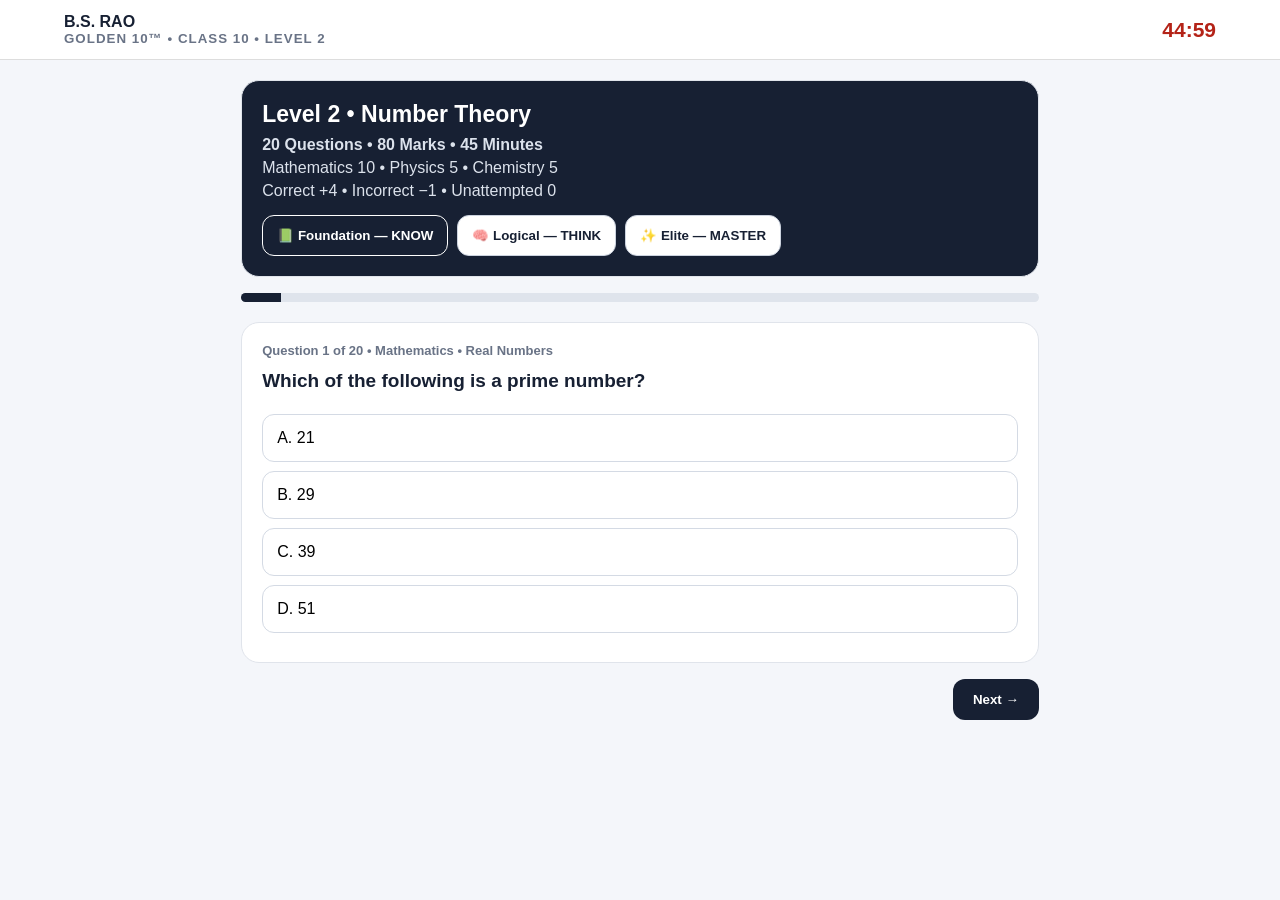
<file: level2-mock-test.html>
<!doctype html>
<html lang="en"><head><meta charset="utf-8"><meta name="viewport" content="width=device-width,initial-scale=1">
<title>B.S. RAO GOLDEN 10™ — Class 10 Level 2</title>
<style>
*{box-sizing:border-box}body{margin:0;font-family:Arial,sans-serif;background:#f4f6fa;color:#172033}header{position:sticky;top:0;z-index:10;background:#fff;border-bottom:1px solid #ddd;padding:13px 5%;display:flex;justify-content:space-between;align-items:center}.brand{font-weight:900}.brand small{display:block;color:#697386;letter-spacing:1px}.timer{font-weight:900;font-size:21px;color:#b42318}main{max-width:900px;margin:auto;padding:20px 4% 50px}.setup,.card,.result{background:#fff;border:1px solid #e0e4eb;border-radius:18px;padding:20px;margin-bottom:16px}.setup{background:#172033;color:#fff}.setup h1{margin:0 0 8px;font-size:23px}.setup p{margin:5px 0;color:#dce2ec}.stageRow{display:flex;gap:9px;flex-wrap:wrap;margin-top:15px}.stage{border:1px solid #ccd3df;background:#fff;color:#172033;border-radius:12px;padding:12px 14px;font-weight:800;cursor:pointer}.stage.active{background:#172033;color:#fff;border-color:#fff}.meta{font-size:13px;font-weight:800;color:#697386;margin-bottom:9px}.q{font-size:19px;font-weight:800;line-height:1.5;margin-bottom:18px}.option{display:block;width:100%;text-align:left;background:#fff;border:1px solid #d4dae4;border-radius:12px;padding:14px;margin:9px 0;font-size:16px;cursor:pointer}.option.selected{background:#edf2ff;border-color:#172033}.progress{height:9px;background:#dfe4ec;border-radius:10px;overflow:hidden;margin:15px 0 20px}.bar{height:100%;width:5%;background:#172033}.nav{display:flex;justify-content:space-between;gap:10px}.btn{border:0;border-radius:12px;padding:13px 20px;font-weight:800;cursor:pointer}.prev{background:#e8ecf2}.next,.submit{background:#172033;color:#fff}.submit{display:none;background:#087443}.result{display:none}.score{text-align:center;font-size:52px;font-weight:900}.grid{display:grid;grid-template-columns:repeat(2,1fr);gap:10px}.stat{background:#f6f8fb;padding:15px;border-radius:12px}.subjectRow{display:flex;justify-content:space-between;gap:10px;padding:11px 0;border-bottom:1px solid #e5e8ef}.red{color:#b42318}@media(max-width:600px){.q{font-size:17px}.grid{grid-template-columns:1fr}.subjectRow{display:block}.subjectRow span{display:block;margin-top:4px}}
</style></head>
<body>
<header><div class="brand">B.S. RAO <small>GOLDEN 10™ • CLASS 10 • LEVEL 2</small></div><div id="timer" class="timer">45:00</div></header>
<main>
<section class="setup"><h1>Level 2 • Number Theory</h1><p><b>20 Questions • 80 Marks • 45 Minutes</b></p><p>Mathematics 10 • Physics 5 • Chemistry 5</p><p>Correct +4 • Incorrect −1 • Unattempted 0</p>
<div class="stageRow">
<button class="stage active" data-stage="Foundation — KNOW">📗 Foundation — KNOW</button>
<button class="stage" data-stage="Logical — THINK">🧠 Logical — THINK</button>
<button class="stage" data-stage="Elite — MASTER">✨ Elite — MASTER</button>
</div></section>
<div class="progress"><div id="bar" class="bar"></div></div><div id="question"></div>
<div class="nav"><button id="prev" class="btn prev">← Previous</button><button id="next" class="btn next">Next →</button><button id="submit" class="btn submit">Submit Test</button></div>
<div id="result" class="result"></div>
</main>
<script>
const BANK={"Foundation — KNOW": [{"id": 1, "subject": "Mathematics", "chapter": "Real Numbers", "question": "Which of the following is a prime number?", "options": ["21", "29", "39", "51"], "answer": 1}, {"id": 2, "subject": "Mathematics", "chapter": "Real Numbers", "question": "The HCF of 18 and 24 is:", "options": ["3", "6", "9", "12"], "answer": 1}, {"id": 3, "subject": "Mathematics", "chapter": "Real Numbers", "question": "The LCM of 12 and 18 is:", "options": ["24", "30", "36", "48"], "answer": 2}, {"id": 4, "subject": "Mathematics", "chapter": "Real Numbers", "question": "The prime factorisation of 84 is:", "options": ["2²×3×7", "2×3²×7", "2²×3²", "2×3×14"], "answer": 0}, {"id": 5, "subject": "Mathematics", "chapter": "Real Numbers", "question": "If HCF(a,b)=6 and LCM(a,b)=60, then ab equals:", "options": ["66", "360", "600", "720"], "answer": 1}, {"id": 6, "subject": "Mathematics", "chapter": "Real Numbers", "question": "The decimal expansion of 7/8 is:", "options": ["0.75", "0.875", "0.8750?", "0.78"], "answer": 1}, {"id": 7, "subject": "Mathematics", "chapter": "Real Numbers", "question": "Which number is irrational?", "options": ["√4", "√9", "√2", "1/2"], "answer": 2}, {"id": 8, "subject": "Mathematics", "chapter": "Polynomials", "question": "If α and β are zeroes of x²−5x+6, αβ equals:", "options": ["−6", "5", "6", "−5"], "answer": 2}, {"id": 9, "subject": "Mathematics", "chapter": "Statistics", "question": "The greatest common divisor of 48 and 72 is:", "options": ["8", "12", "16", "24"], "answer": 3}, {"id": 10, "subject": "Mathematics", "chapter": "Probability", "question": "A die is thrown once. The probability of getting an even number is:", "options": ["1/6", "1/3", "1/2", "2/3"], "answer": 2}, {"id": 11, "subject": "Physics", "chapter": "Electricity", "question": "The SI unit of electric current is:", "options": ["volt", "ampere", "ohm", "watt"], "answer": 1}, {"id": 12, "subject": "Physics", "chapter": "Electricity", "question": "Ohm's law is:", "options": ["V=IR", "P=I/R", "R=VI", "V=I+R"], "answer": 0}, {"id": 13, "subject": "Physics", "chapter": "Electricity", "question": "A 5 Ω resistor connected to 10 V carries current:", "options": ["0.5 A", "2 A", "5 A", "50 A"], "answer": 1}, {"id": 14, "subject": "Physics", "chapter": "Electricity", "question": "The SI unit of resistance is:", "options": ["ampere", "volt", "ohm", "joule"], "answer": 2}, {"id": 15, "subject": "Physics", "chapter": "Electricity", "question": "Electrical power can be calculated using:", "options": ["P=VI", "P=V/I", "P=R/I", "P=I/V"], "answer": 0}, {"id": 16, "subject": "Chemistry", "chapter": "Chemical Reactions and Equations", "question": "A reaction in which a single compound breaks into simpler substances is:", "options": ["combination", "decomposition", "displacement", "neutralisation"], "answer": 1}, {"id": 17, "subject": "Chemistry", "chapter": "Acids, Bases and Salts", "question": "A solution with pH 3 is:", "options": ["acidic", "basic", "neutral", "always salty"], "answer": 0}, {"id": 18, "subject": "Chemistry", "chapter": "Metals and Non-metals", "question": "Which is a metal?", "options": ["sulphur", "oxygen", "copper", "chlorine"], "answer": 2}, {"id": 19, "subject": "Chemistry", "chapter": "Carbon and its Compounds", "question": "The formula of ethane is:", "options": ["C₂H₄", "C₂H₆", "CH₄", "C₃H₈"], "answer": 1}, {"id": 20, "subject": "Chemistry", "chapter": "Chemical Reactions and Equations", "question": "In a displacement reaction, a more reactive element:", "options": ["is displaced by a less reactive element", "displaces a less reactive element", "always forms water", "cannot react"], "answer": 1}], "Logical — THINK": [{"id": 1, "subject": "Mathematics", "chapter": "Real Numbers", "question": "If two positive integers have HCF 8 and LCM 120, which pair can be them?", "options": ["16 and 60", "24 and 40", "8 and 120", "20 and 48"], "answer": 1}, {"id": 2, "subject": "Mathematics", "chapter": "Real Numbers", "question": "The least number which is divisible by 12, 15 and 18 is:", "options": ["90", "120", "180", "360"], "answer": 2}, {"id": 3, "subject": "Mathematics", "chapter": "Real Numbers", "question": "Which fraction has a terminating decimal expansion?", "options": ["7/12", "11/18", "13/40", "17/30"], "answer": 2}, {"id": 4, "subject": "Mathematics", "chapter": "Real Numbers", "question": "If n is a natural number, which expression is always even?", "options": ["n²+n", "n²+1", "2n+1", "n(n+1)+1"], "answer": 0}, {"id": 5, "subject": "Mathematics", "chapter": "Real Numbers", "question": "The HCF of 135 and 225 can be found by Euclid's algorithm. It is:", "options": ["15", "30", "45", "90"], "answer": 2}, {"id": 6, "subject": "Mathematics", "chapter": "Polynomials", "question": "If α+β=7 and αβ=10, then α²+β² is:", "options": ["19", "29", "39", "49"], "answer": 1}, {"id": 7, "subject": "Mathematics", "chapter": "Coordinate Geometry", "question": "The point (0,5) lies on:", "options": ["x-axis", "y-axis", "origin only", "neither axis"], "answer": 1}, {"id": 8, "subject": "Mathematics", "chapter": "Probability", "question": "Two coins are tossed. Probability of getting exactly one head is:", "options": ["1/4", "1/2", "3/4", "1"], "answer": 1}, {"id": 9, "subject": "Mathematics", "chapter": "Arithmetic Progressions", "question": "The common difference of 7, 12, 17, 22,… is:", "options": ["4", "5", "6", "7"], "answer": 1}, {"id": 10, "subject": "Mathematics", "chapter": "Statistics", "question": "If every observation in a data set is increased by 3, the mean:", "options": ["decreases by 3", "increases by 3", "is unchanged", "becomes three times"], "answer": 1}, {"id": 11, "subject": "Physics", "chapter": "Electricity", "question": "A 4 Ω and 6 Ω resistor are in series. Their equivalent resistance is:", "options": ["2.4 Ω", "10 Ω", "24 Ω", "1.5 Ω"], "answer": 1}, {"id": 12, "subject": "Physics", "chapter": "Electricity", "question": "A 12 V battery is connected to a 6 Ω resistor. Power consumed is:", "options": ["2 W", "12 W", "24 W", "72 W"], "answer": 2}, {"id": 13, "subject": "Physics", "chapter": "Electricity", "question": "Two identical 6 Ω resistors are connected in parallel. Equivalent resistance is:", "options": ["3 Ω", "6 Ω", "12 Ω", "36 Ω"], "answer": 0}, {"id": 14, "subject": "Physics", "chapter": "Electricity", "question": "If current through a resistor is doubled while resistance remains constant, power P=I²R becomes:", "options": ["half", "double", "four times", "unchanged"], "answer": 2}, {"id": 15, "subject": "Physics", "chapter": "Magnetic Effects of Electric Current", "question": "A current-carrying straight conductor produces around it:", "options": ["only an electric field", "a magnetic field", "only heat", "no field"], "answer": 1}, {"id": 16, "subject": "Chemistry", "chapter": "Chemical Reactions and Equations", "question": "Zn + CuSO₄ → ZnSO₄ + Cu is classified as:", "options": ["combination", "decomposition", "displacement", "double displacement"], "answer": 2}, {"id": 17, "subject": "Chemistry", "chapter": "Acids, Bases and Salts", "question": "If pH changes from 4 to 2, the hydrogen-ion concentration becomes:", "options": ["2 times", "10 times", "100 times", "1000 times"], "answer": 2}, {"id": 18, "subject": "Chemistry", "chapter": "Metals and Non-metals", "question": "Iron displaces copper from CuSO₄ because iron is:", "options": ["less reactive than copper", "more reactive than copper", "a non-metal", "a noble gas"], "answer": 1}, {"id": 19, "subject": "Chemistry", "chapter": "Carbon and its Compounds", "question": "Ethene is unsaturated because it contains:", "options": ["only single bonds", "a carbon-carbon double bond", "an ionic bond", "a triple oxygen bond"], "answer": 1}, {"id": 20, "subject": "Chemistry", "chapter": "Carbon and its Compounds", "question": "Soap works effectively in soft water because it can form:", "options": ["micelles", "metal oxides", "carbonates only", "hydrogen gas"], "answer": 0}], "Elite — MASTER": [{"id": 1, "subject": "Mathematics", "chapter": "Real Numbers", "question": "If HCF(a,b)=12 and LCM(a,b)=420, and a=60, then b is:", "options": ["72", "84", "96", "120"], "answer": 1}, {"id": 2, "subject": "Mathematics", "chapter": "Real Numbers", "question": "The least positive integer divisible by 8, 12, 15 and 18 is:", "options": ["180", "240", "360", "720"], "answer": 2}, {"id": 3, "subject": "Mathematics", "chapter": "Real Numbers", "question": "If p/q is in lowest form and its decimal expansion terminates, the prime factors of q can only be:", "options": ["2 and 3", "2 and 5", "3 and 5", "2,3 and 5"], "answer": 1}, {"id": 4, "subject": "Mathematics", "chapter": "Real Numbers", "question": "For any two positive integers a,b, HCF(a,b) × LCM(a,b) equals:", "options": ["a+b", "a−b", "ab", "a/b"], "answer": 2}, {"id": 5, "subject": "Mathematics", "chapter": "Polynomials", "question": "If α and β are roots of 2x²−5x+2=0, then α²β+αβ² equals:", "options": ["5/2", "5/4", "5", "2"], "answer": 0}, {"id": 6, "subject": "Mathematics", "chapter": "Pair of Linear Equations", "question": "The pair 2x+3y=5 and 4x+6y=10 represents:", "options": ["intersecting lines", "parallel lines", "coincident lines", "perpendicular lines"], "answer": 2}, {"id": 7, "subject": "Mathematics", "chapter": "Arithmetic Progressions", "question": "If the nth term of an AP is 3n+2, its common difference is:", "options": ["2", "3", "5", "6"], "answer": 1}, {"id": 8, "subject": "Mathematics", "chapter": "Coordinate Geometry", "question": "The area of the triangle with vertices (0,0),(6,0),(0,4) is:", "options": ["10", "12", "16", "24"], "answer": 1}, {"id": 9, "subject": "Mathematics", "chapter": "Probability", "question": "A bag contains 3 red and 2 blue balls. One ball is drawn at random. Probability it is not blue is:", "options": ["2/5", "3/5", "1/2", "3/2"], "answer": 1}, {"id": 10, "subject": "Mathematics", "chapter": "Statistics", "question": "If each observation is multiplied by 4, the mean is:", "options": ["unchanged", "multiplied by 2", "multiplied by 4", "increased by 4"], "answer": 2}, {"id": 11, "subject": "Physics", "chapter": "Electricity", "question": "A 6 Ω resistor and a 3 Ω resistor are connected in parallel across 12 V. Total current is:", "options": ["2 A", "4 A", "6 A", "8 A"], "answer": 2}, {"id": 12, "subject": "Physics", "chapter": "Electricity", "question": "A heater draws 5 A from a 220 V supply. Its power is:", "options": ["44 W", "225 W", "1100 W", "2200 W"], "answer": 2}, {"id": 13, "subject": "Physics", "chapter": "Electricity", "question": "Two resistors 2 Ω and 4 Ω are connected in parallel. Equivalent resistance is:", "options": ["1 Ω", "4/3 Ω", "2 Ω", "6 Ω"], "answer": 1}, {"id": 14, "subject": "Physics", "chapter": "Electricity", "question": "A 100 W appliance is used for 3 hours. Energy consumed is:", "options": ["0.03 kWh", "0.3 kWh", "3 kWh", "30 kWh"], "answer": 1}, {"id": 15, "subject": "Physics", "chapter": "Magnetic Effects of Electric Current", "question": "A charged particle moving parallel to a uniform magnetic field experiences magnetic force:", "options": ["maximum", "zero", "half maximum", "always infinite"], "answer": 1}, {"id": 16, "subject": "Chemistry", "chapter": "Chemical Reactions and Equations", "question": "In CuO + H₂ → Cu + H₂O, CuO is:", "options": ["oxidised", "reduced", "both oxidised and reduced", "a catalyst"], "answer": 1}, {"id": 17, "subject": "Chemistry", "chapter": "Acids, Bases and Salts", "question": "A solution of pH 2 has how many times the H⁺ concentration of a solution of pH 5?", "options": ["3", "10", "100", "1000"], "answer": 3}, {"id": 18, "subject": "Chemistry", "chapter": "Metals and Non-metals", "question": "When an iron nail is placed in CuSO₄ solution, copper is deposited because:", "options": ["Cu is more reactive than Fe", "Fe displaces Cu from its salt", "CuSO₄ is an acid", "iron is a non-metal"], "answer": 1}, {"id": 19, "subject": "Chemistry", "chapter": "Carbon and its Compounds", "question": "A compound with formula C₂H₄ is likely to undergo addition reactions because it contains:", "options": ["only C−C single bond", "C=C double bond", "only C−H bonds", "an ionic bond"], "answer": 1}, {"id": 20, "subject": "Chemistry", "chapter": "Carbon and its Compounds", "question": "Ethanoic acid reacts with ethanol in the presence of an acid catalyst to form an ester. This reaction is called:", "options": ["saponification", "esterification", "neutralisation", "displacement"], "answer": 1}]};let stage="Foundation — KNOW",current=0,answers=[],time=2700,submitted=false;
function loadStage(s){stage=s;current=0;answers=Array(20).fill(null);time=2700;submitted=false;document.getElementById("question").style.display="block";document.querySelector(".nav").style.display="flex";document.getElementById("result").style.display="none";document.querySelectorAll(".stage").forEach(b=>b.classList.toggle("active",b.dataset.stage===stage));render();tick()}
function render(){const q=BANK[stage][current];document.getElementById("bar").style.width=((current+1)/20*100)+"%";document.getElementById("question").innerHTML=`<div class="card"><div class="meta">Question ${current+1} of 20 • ${q.subject} • ${q.chapter}</div><div class="q">${q.question}</div>${q.options.map((o,i)=>`<button class="option ${answers[current]===i?'selected':''}" onclick="choose(${i})">${String.fromCharCode(65+i)}. ${o}</button>`).join("")}</div>`;prev.style.visibility=current===0?"hidden":"visible";next.style.display=current===19?"none":"inline-block";submit.style.display=current===19?"inline-block":"none"}
function choose(i){answers[current]=i;render()}
document.querySelectorAll(".stage").forEach(b=>b.onclick=()=>{if(!submitted)loadStage(b.dataset.stage)});
prev.onclick=()=>{if(current>0){current--;render()}};next.onclick=()=>{if(current<19){current++;render()}};submit.onclick=submitTest;
function submitTest(){if(submitted)return;submitted=true;let c=0,w=0,u=0,by={Mathematics:[0,0,0],Physics:[0,0,0],Chemistry:[0,0,0]};BANK[stage].forEach((q,i)=>{if(answers[i]===null){u++;by[q.subject][2]++}else if(answers[i]===q.answer){c++;by[q.subject][0]++}else{w++;by[q.subject][1]++}});let score=c*4-w,pct=(score/80*100).toFixed(2);question.style.display="none";document.querySelector(".nav").style.display="none";result.style.display="block";result.innerHTML=`<div class="meta">TEST COMPLETED • ${stage}</div><div class="score">${score}/80</div><p style="text-align:center;font-size:18px"><b>${pct}%</b></p><div class="grid"><div class="stat">Correct<br><b>${c} × 4 = ${c*4}</b></div><div class="stat">Incorrect<br><b class="red">${w} × −1 = −${w}</b></div><div class="stat">Unattempted<br><b>${u} × 0 = 0</b></div><div class="stat">Attempted<br><b>${c+w}/20</b></div></div><h3>Subject-wise Analysis</h3>${Object.entries(by).map(([s,v])=>`<div class="subjectRow"><b>${s}</b><span>${v[0]} correct • ${v[1]} wrong • ${v[2]} unattempted</span></div>`).join("")}`;timer.textContent="TEST END"}
function tick(){if(submitted)return;let m=Math.floor(time/60),s=time%60;timer.textContent=String(m).padStart(2,"0")+":"+String(s).padStart(2,"0");if(time<=0){submitTest();return}time--}
setInterval(tick,1000);loadStage(stage);
</script></body></html>
</file>
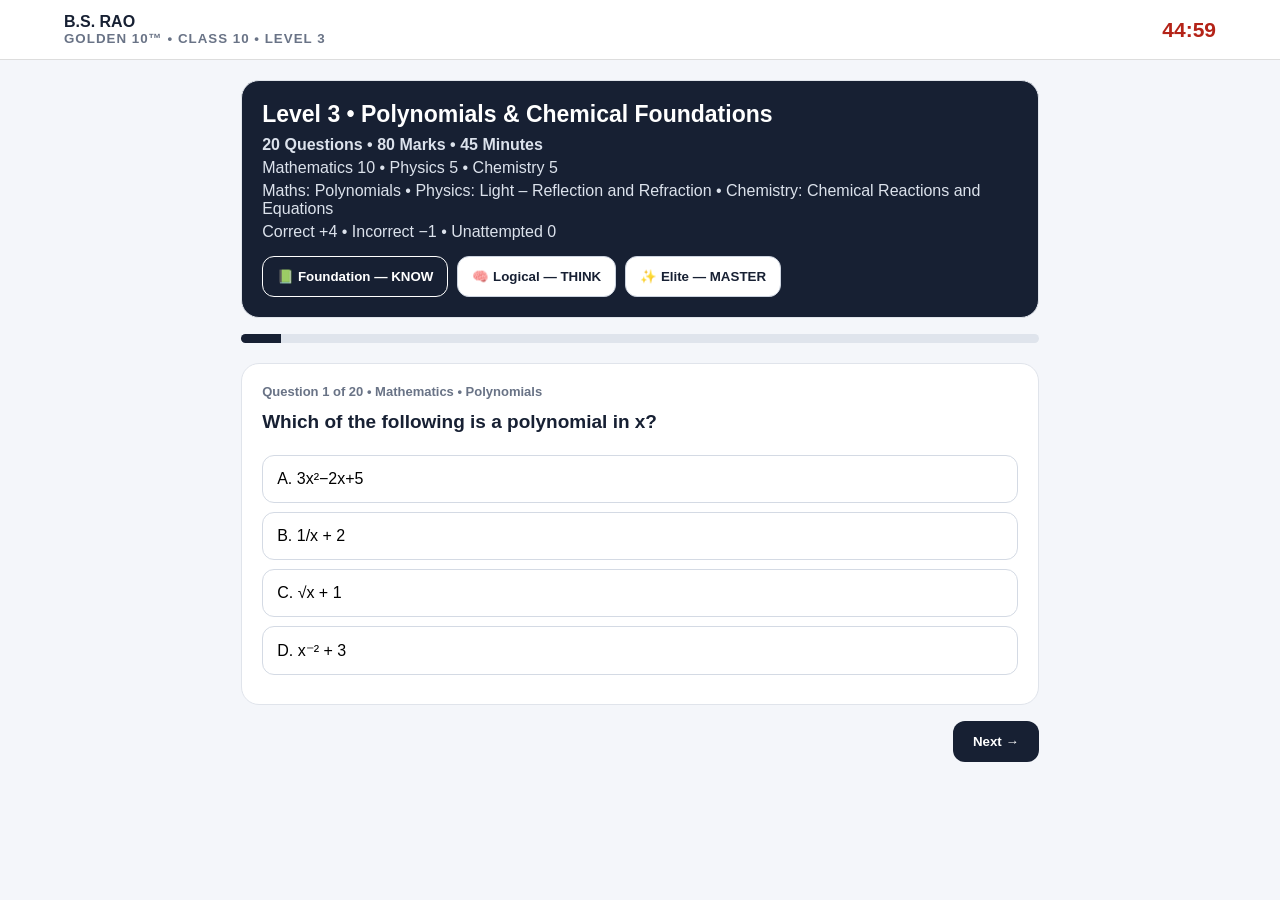
<file: level3-mock-test.html>
<!doctype html>
<html lang="en"><head><meta charset="utf-8"><meta name="viewport" content="width=device-width,initial-scale=1">
<title>B.S. RAO GOLDEN 10™ — Class 10 Level 3</title>
<style>
*{box-sizing:border-box}body{margin:0;font-family:Arial,sans-serif;background:#f4f6fa;color:#172033}
header{position:sticky;top:0;z-index:10;background:#fff;border-bottom:1px solid #ddd;padding:13px 5%;display:flex;justify-content:space-between;align-items:center}
.brand{font-weight:900}.brand small{display:block;color:#697386;letter-spacing:1px}.timer{font-weight:900;font-size:21px;color:#b42318}
main{max-width:900px;margin:auto;padding:20px 4% 50px}.setup,.card,.result{background:#fff;border:1px solid #e0e4eb;border-radius:18px;padding:20px;margin-bottom:16px}
.setup{background:#172033;color:#fff}.setup h1{margin:0 0 8px;font-size:23px}.setup p{margin:5px 0;color:#dce2ec}
.stageRow{display:flex;gap:9px;flex-wrap:wrap;margin-top:15px}.stage{border:1px solid #ccd3df;background:#fff;color:#172033;border-radius:12px;padding:12px 14px;font-weight:800;cursor:pointer}.stage.active{background:#172033;color:#fff;border-color:#fff}
.meta{font-size:13px;font-weight:800;color:#697386;margin-bottom:9px}.q{font-size:19px;font-weight:800;line-height:1.5;margin-bottom:18px}
.option{display:block;width:100%;text-align:left;background:#fff;border:1px solid #d4dae4;border-radius:12px;padding:14px;margin:9px 0;font-size:16px;cursor:pointer}.option.selected{background:#edf2ff;border-color:#172033}
.progress{height:9px;background:#dfe4ec;border-radius:10px;overflow:hidden;margin:15px 0 20px}.bar{height:100%;width:5%;background:#172033}
.nav{display:flex;justify-content:space-between;gap:10px}.btn{border:0;border-radius:12px;padding:13px 20px;font-weight:800;cursor:pointer}.prev{background:#e8ecf2}.next,.submit{background:#172033;color:#fff}.submit{display:none;background:#087443}
.result{display:none}.score{text-align:center;font-size:52px;font-weight:900}.grid{display:grid;grid-template-columns:repeat(2,1fr);gap:10px}.stat{background:#f6f8fb;padding:15px;border-radius:12px}
.subjectRow{display:flex;justify-content:space-between;gap:10px;padding:11px 0;border-bottom:1px solid #e5e8ef}.red{color:#b42318}
@media(max-width:600px){.q{font-size:17px}.grid{grid-template-columns:1fr}.subjectRow{display:block}.subjectRow span{display:block;margin-top:4px}}
</style></head>
<body>
<header><div class="brand">B.S. RAO <small>GOLDEN 10™ • CLASS 10 • LEVEL 3</small></div><div id="timer" class="timer">45:00</div></header>
<main>
<section class="setup"><h1>Level 3 • Polynomials &amp; Chemical Foundations</h1>
<p><b>20 Questions • 80 Marks • 45 Minutes</b></p>
<p>Mathematics 10 • Physics 5 • Chemistry 5</p>
<p>Maths: Polynomials • Physics: Light – Reflection and Refraction • Chemistry: Chemical Reactions and Equations</p>
<p>Correct +4 • Incorrect −1 • Unattempted 0</p>
<div class="stageRow">
<button class="stage active" data-stage="Foundation — KNOW">📗 Foundation — KNOW</button>
<button class="stage" data-stage="Logical — THINK">🧠 Logical — THINK</button>
<button class="stage" data-stage="Elite — MASTER">✨ Elite — MASTER</button>
</div></section>
<div class="progress"><div id="bar" class="bar"></div></div><div id="question"></div>
<div class="nav"><button id="prev" class="btn prev">← Previous</button><button id="next" class="btn next">Next →</button><button id="submit" class="btn submit">Submit Test</button></div>
<div id="result" class="result"></div>
</main>
<script>
const BANK={"Foundation — KNOW": [{"id": 1, "subject": "Mathematics", "chapter": "Polynomials", "question": "Which of the following is a polynomial in x?", "options": ["3x²−2x+5", "1/x + 2", "√x + 1", "x⁻² + 3"], "answer": 0}, {"id": 2, "subject": "Mathematics", "chapter": "Polynomials", "question": "The degree of the polynomial 7x³−4x+9 is:", "options": ["1", "2", "3", "4"], "answer": 2}, {"id": 3, "subject": "Mathematics", "chapter": "Polynomials", "question": "The zero of the polynomial p(x)=x−5 is:", "options": ["−5", "0", "5", "1"], "answer": 2}, {"id": 4, "subject": "Mathematics", "chapter": "Polynomials", "question": "If α and β are zeroes of x²−7x+10, then α+β equals:", "options": ["−7", "7", "10", "−10"], "answer": 1}, {"id": 5, "subject": "Mathematics", "chapter": "Polynomials", "question": "If α and β are zeroes of x²−7x+10, then αβ equals:", "options": ["−10", "7", "10", "−7"], "answer": 2}, {"id": 6, "subject": "Mathematics", "chapter": "Polynomials", "question": "The remainder when p(x)=x²+3x+2 is divided by x+1 is:", "options": ["0", "1", "2", "4"], "answer": 0}, {"id": 7, "subject": "Mathematics", "chapter": "Polynomials", "question": "A quadratic polynomial has degree:", "options": ["0", "1", "2", "3"], "answer": 2}, {"id": 8, "subject": "Mathematics", "chapter": "Polynomials", "question": "If one zero of x²−9 is 3, the other zero is:", "options": ["3", "−3", "9", "−9"], "answer": 1}, {"id": 9, "subject": "Mathematics", "chapter": "Polynomials", "question": "For ax²+bx+c, the sum of zeroes is:", "options": ["b/a", "−b/a", "c/a", "−c/a"], "answer": 1}, {"id": 10, "subject": "Mathematics", "chapter": "Polynomials", "question": "For ax²+bx+c, the product of zeroes is:", "options": ["b/a", "−b/a", "c/a", "−c/a"], "answer": 2}, {"id": 11, "subject": "Physics", "chapter": "Light – Reflection and Refraction", "question": "The angle of incidence is measured between the incident ray and the:", "options": ["mirror surface", "normal", "reflected ray", "principal axis"], "answer": 1}, {"id": 12, "subject": "Physics", "chapter": "Light – Reflection and Refraction", "question": "The SI unit of focal length is:", "options": ["dioptre", "metre", "centimetre only", "radian"], "answer": 1}, {"id": 13, "subject": "Physics", "chapter": "Light – Reflection and Refraction", "question": "A concave mirror is a:", "options": ["converging mirror", "diverging mirror", "plane mirror only", "transparent mirror"], "answer": 0}, {"id": 14, "subject": "Physics", "chapter": "Light – Reflection and Refraction", "question": "The refractive index of a medium is related to the speed of light in vacuum c and in the medium v by:", "options": ["n=v/c", "n=c/v", "n=c+v", "n=c−v"], "answer": 1}, {"id": 15, "subject": "Physics", "chapter": "Light – Reflection and Refraction", "question": "The power of a lens is measured in:", "options": ["metre", "watt", "dioptre", "ohm"], "answer": 2}, {"id": 16, "subject": "Chemistry", "chapter": "Chemical Reactions and Equations", "question": "A chemical equation is balanced when the number of atoms of each element is:", "options": ["different on both sides", "equal on both sides", "zero on both sides", "equal only for oxygen"], "answer": 1}, {"id": 17, "subject": "Chemistry", "chapter": "Chemical Reactions and Equations", "question": "CaO + H₂O → Ca(OH)₂ is a:", "options": ["decomposition reaction", "combination reaction", "displacement reaction", "double displacement reaction"], "answer": 1}, {"id": 18, "subject": "Chemistry", "chapter": "Chemical Reactions and Equations", "question": "A reaction in which a compound breaks into simpler substances is called:", "options": ["combination", "decomposition", "displacement", "precipitation"], "answer": 1}, {"id": 19, "subject": "Chemistry", "chapter": "Chemical Reactions and Equations", "question": "Oxidation can be described as:", "options": ["addition of oxygen", "removal of oxygen only", "addition of nitrogen only", "formation of salt only"], "answer": 0}, {"id": 20, "subject": "Chemistry", "chapter": "Chemical Reactions and Equations", "question": "Rancidity is commonly associated with oxidation of:", "options": ["water", "fats and oils", "metals only", "sand"], "answer": 1}], "Logical — THINK": [{"id": 1, "subject": "Mathematics", "chapter": "Polynomials", "question": "If the zeroes of x²−6x+k are 2 and 4, then k is:", "options": ["6", "8", "10", "12"], "answer": 1}, {"id": 2, "subject": "Mathematics", "chapter": "Polynomials", "question": "If α+β=5 and αβ=6, then α²+β² is:", "options": ["11", "13", "17", "25"], "answer": 1}, {"id": 3, "subject": "Mathematics", "chapter": "Polynomials", "question": "If one zero of 2x²−5x+k is 2, then k is:", "options": ["1", "2", "3", "4"], "answer": 0}, {"id": 4, "subject": "Mathematics", "chapter": "Polynomials", "question": "If p(x)=x²−4x+3, then p(1) is:", "options": ["0", "1", "2", "3"], "answer": 0}, {"id": 5, "subject": "Mathematics", "chapter": "Polynomials", "question": "A quadratic polynomial whose zeroes are 3 and −2 can be written as:", "options": ["x²+x−6", "x²−x−6", "x²−5x+6", "x²+5x+6"], "answer": 0}, {"id": 6, "subject": "Mathematics", "chapter": "Polynomials", "question": "If α and β are zeroes of 3x²−7x+2, then 1/α + 1/β equals:", "options": ["7/2", "7/3", "3/7", "2/7"], "answer": 0}, {"id": 7, "subject": "Mathematics", "chapter": "Polynomials", "question": "If the graph of a polynomial intersects the x-axis at exactly two distinct points, the polynomial has:", "options": ["no real zeroes", "one real zero", "two distinct real zeroes", "three zeroes necessarily"], "answer": 2}, {"id": 8, "subject": "Mathematics", "chapter": "Polynomials", "question": "If p(x)=x³−4x, then the zeroes are:", "options": ["0, 2, −2", "1, 2, −2", "0, 4, −4", "2, −2 only"], "answer": 0}, {"id": 9, "subject": "Mathematics", "chapter": "Polynomials", "question": "If α and β are zeroes of x²+px+q, then α+β=−p and αβ=q. For p=−5,q=6, the zeroes are:", "options": ["1 and 6", "2 and 3", "−2 and −3", "5 and 1"], "answer": 1}, {"id": 10, "subject": "Mathematics", "chapter": "Polynomials", "question": "If the remainder on dividing p(x) by x−2 is 5, then p(2) equals:", "options": ["0", "2", "5", "7"], "answer": 2}, {"id": 11, "subject": "Physics", "chapter": "Light – Reflection and Refraction", "question": "A ray parallel to the principal axis of a concave mirror, after reflection, passes through the:", "options": ["pole", "focus", "centre of curvature only", "optical centre"], "answer": 1}, {"id": 12, "subject": "Physics", "chapter": "Light – Reflection and Refraction", "question": "An object is placed beyond the centre of curvature of a concave mirror. Its image is formed:", "options": ["between F and C", "at C", "beyond C", "behind the mirror"], "answer": 0}, {"id": 13, "subject": "Physics", "chapter": "Light – Reflection and Refraction", "question": "A lens has focal length +0.5 m. Its power is:", "options": ["+0.5 D", "+2 D", "−2 D", "+5 D"], "answer": 1}, {"id": 14, "subject": "Physics", "chapter": "Light – Reflection and Refraction", "question": "When light travels from air into glass obliquely, it generally bends:", "options": ["away from the normal", "towards the normal", "along the surface always", "without changing direction always"], "answer": 1}, {"id": 15, "subject": "Physics", "chapter": "Light – Reflection and Refraction", "question": "For a spherical mirror, the relation between focal length f and radius of curvature R is:", "options": ["R=f", "R=2f", "R=f/2", "R=4f"], "answer": 1}, {"id": 16, "subject": "Chemistry", "chapter": "Chemical Reactions and Equations", "question": "Fe + CuSO₄ → FeSO₄ + Cu is a displacement reaction because:", "options": ["Cu displaces Fe", "Fe displaces Cu", "both are non-metals", "no new substance forms"], "answer": 1}, {"id": 17, "subject": "Chemistry", "chapter": "Chemical Reactions and Equations", "question": "In CuO + H₂ → Cu + H₂O, hydrogen is:", "options": ["oxidised", "reduced", "unchanged and acts as a catalyst", "a precipitate"], "answer": 0}, {"id": 18, "subject": "Chemistry", "chapter": "Chemical Reactions and Equations", "question": "AgNO₃ + NaCl → AgCl + NaNO₃ is mainly a:", "options": ["combination reaction", "decomposition reaction", "double displacement reaction", "combustion reaction"], "answer": 2}, {"id": 19, "subject": "Chemistry", "chapter": "Chemical Reactions and Equations", "question": "A reaction that releases heat to the surroundings is:", "options": ["endothermic", "exothermic", "neutral only", "photochemical only"], "answer": 1}, {"id": 20, "subject": "Chemistry", "chapter": "Chemical Reactions and Equations", "question": "When copper powder is heated in air, it forms black copper(II) oxide. Copper undergoes:", "options": ["reduction", "oxidation", "neutralisation", "decomposition"], "answer": 1}], "Elite — MASTER": [{"id": 1, "subject": "Mathematics", "chapter": "Polynomials", "question": "If α and β are zeroes of 2x²−5x+3, then α²+β² equals:", "options": ["13/4", "25/4", "7/4", "1/4"], "answer": 0}, {"id": 2, "subject": "Mathematics", "chapter": "Polynomials", "question": "If one zero of x²−(k+2)x+2k is twice the other, then k can be:", "options": ["1", "2", "3", "4"], "answer": 1}, {"id": 3, "subject": "Mathematics", "chapter": "Polynomials", "question": "If α and β are zeroes of x²−3x+1, then α²β+αβ² equals:", "options": ["1", "2", "3", "4"], "answer": 2}, {"id": 4, "subject": "Mathematics", "chapter": "Polynomials", "question": "If p(x)=x³−6x²+11x−6, then the sum of the reciprocals of its zeroes is:", "options": ["1", "11/6", "6/11", "3"], "answer": 1}, {"id": 5, "subject": "Mathematics", "chapter": "Polynomials", "question": "If α and β are zeroes of x²−4x+1, then (α−β)² is:", "options": ["8", "12", "14", "16"], "answer": 0}, {"id": 6, "subject": "Mathematics", "chapter": "Polynomials", "question": "A quadratic polynomial has zeroes whose sum is 5 and product is −6. Which polynomial is suitable?", "options": ["x²+5x−6", "x²−5x−6", "x²−5x+6", "x²+5x+6"], "answer": 1}, {"id": 7, "subject": "Mathematics", "chapter": "Polynomials", "question": "If p(x)=x²−5x+6, then p(2)+p(3) equals:", "options": ["0", "1", "2", "6"], "answer": 0}, {"id": 8, "subject": "Mathematics", "chapter": "Polynomials", "question": "If α and β are zeroes of ax²+bx+c and α=β, then the graph of the polynomial touches the x-axis at:", "options": ["two distinct points", "one point", "no point", "the y-axis only"], "answer": 1}, {"id": 9, "subject": "Mathematics", "chapter": "Polynomials", "question": "If α and β are zeroes of 4x²−4x+1, then αβ is:", "options": ["1/4", "1/2", "1", "4"], "answer": 0}, {"id": 10, "subject": "Mathematics", "chapter": "Polynomials", "question": "If a cubic polynomial has three distinct real zeroes, its graph can intersect the x-axis at most:", "options": ["one point", "two points", "three points", "four points"], "answer": 2}, {"id": 11, "subject": "Physics", "chapter": "Light – Reflection and Refraction", "question": "A concave mirror has focal length 20 cm. An object is placed 30 cm in front of it. Using the Cartesian sign convention, the image distance is:", "options": ["+60 cm", "−60 cm", "+12 cm", "−12 cm"], "answer": 1}, {"id": 12, "subject": "Physics", "chapter": "Light – Reflection and Refraction", "question": "A convex lens has focal length 10 cm and an object is placed 30 cm in front of it. The image distance is:", "options": ["15 cm", "20 cm", "30 cm", "−15 cm"], "answer": 0}, {"id": 13, "subject": "Physics", "chapter": "Light – Reflection and Refraction", "question": "A lens has power −4 D. Its focal length is:", "options": ["+0.25 m", "−0.25 m", "+4 m", "−4 m"], "answer": 1}, {"id": 14, "subject": "Physics", "chapter": "Light – Reflection and Refraction", "question": "An object is placed at the principal focus of a convex lens. The emergent rays are:", "options": ["convergent", "divergent", "parallel", "reflected back completely"], "answer": 2}, {"id": 15, "subject": "Physics", "chapter": "Light – Reflection and Refraction", "question": "A ray enters glass from air. If the refractive index of glass is 1.5, the speed of light in glass is approximately:", "options": ["3×10⁸ m/s", "2×10⁸ m/s", "1.5×10⁸ m/s", "4.5×10⁸ m/s"], "answer": 1}, {"id": 16, "subject": "Chemistry", "chapter": "Chemical Reactions and Equations", "question": "In the reaction MnO₂ + 4HCl → MnCl₂ + 2H₂O + Cl₂, HCl acts as both a source of hydrogen and chloride. The species undergoing oxidation is:", "options": ["MnO₂", "HCl (chloride ion)", "MnCl₂", "H₂O"], "answer": 1}, {"id": 17, "subject": "Chemistry", "chapter": "Chemical Reactions and Equations", "question": "A substance X loses oxygen while reacting with Y. X has undergone:", "options": ["oxidation", "reduction", "combination only", "neutralisation"], "answer": 1}, {"id": 18, "subject": "Chemistry", "chapter": "Chemical Reactions and Equations", "question": "Which observation most strongly indicates a chemical reaction?", "options": ["ice melting", "water boiling", "formation of a new precipitate", "sugar dissolving"], "answer": 2}, {"id": 19, "subject": "Chemistry", "chapter": "Chemical Reactions and Equations", "question": "If a reaction causes a test tube to become noticeably warm without external heating, the reaction is likely:", "options": ["endothermic", "exothermic", "only decomposition", "only displacement"], "answer": 1}, {"id": 20, "subject": "Chemistry", "chapter": "Chemical Reactions and Equations", "question": "Silver chloride turns grey in sunlight mainly because it:", "options": ["combines with oxygen", "decomposes to form silver", "melts into silver chloride liquid", "reacts with nitrogen"], "answer": 1}]};
let stage="Foundation — KNOW",current=0,answers=[],time=2700,submitted=false;
function loadStage(s){stage=s;current=0;answers=Array(20).fill(null);time=2700;submitted=false;document.getElementById("question").style.display="block";document.querySelector(".nav").style.display="flex";document.getElementById("result").style.display="none";document.querySelectorAll(".stage").forEach(b=>b.classList.toggle("active",b.dataset.stage===stage));render();tick()}
function render(){const q=BANK[stage][current];document.getElementById("bar").style.width=((current+1)/20*100)+"%";document.getElementById("question").innerHTML=`<div class="card"><div class="meta">Question ${current+1} of 20 • ${q.subject} • ${q.chapter}</div><div class="q">${q.question}</div>${q.options.map((o,i)=>`<button class="option ${answers[current]===i?'selected':''}" onclick="choose(${i})">${String.fromCharCode(65+i)}. ${o}</button>`).join("")}</div>`;prev.style.visibility=current===0?"hidden":"visible";next.style.display=current===19?"none":"inline-block";submit.style.display=current===19?"inline-block":"none"}
function choose(i){answers[current]=i;render()}
document.querySelectorAll(".stage").forEach(b=>b.onclick=()=>{if(!submitted)loadStage(b.dataset.stage)});
prev.onclick=()=>{if(current>0){current--;render()}};next.onclick=()=>{if(current<19){current++;render()}};submit.onclick=submitTest;
function submitTest(){if(submitted)return;submitted=true;let c=0,w=0,u=0,by={Mathematics:[0,0,0],Physics:[0,0,0],Chemistry:[0,0,0]};BANK[stage].forEach((q,i)=>{if(answers[i]===null){u++;by[q.subject][2]++}else if(answers[i]===q.answer){c++;by[q.subject][0]++}else{w++;by[q.subject][1]++}});let score=c*4-w,pct=(score/80*100).toFixed(2);question.style.display="none";document.querySelector(".nav").style.display="none";result.style.display="block";result.innerHTML=`<div class="meta">TEST COMPLETED • ${stage}</div><div class="score">${score}/80</div><p style="text-align:center;font-size:18px"><b>${pct}%</b></p><div class="grid"><div class="stat">Correct<br><b>${c} × 4 = ${c*4}</b></div><div class="stat">Incorrect<br><b class="red">${w} × −1 = −${w}</b></div><div class="stat">Unattempted<br><b>${u} × 0 = 0</b></div><div class="stat">Attempted<br><b>${c+w}/20</b></div></div><h3>Subject-wise Analysis</h3>${Object.entries(by).map(([s,v])=>`<div class="subjectRow"><b>${s}</b><span>${v[0]} correct • ${v[1]} wrong • ${v[2]} unattempted</span></div>`).join("")}`;timer.textContent="TEST END"}
function tick(){if(submitted)return;let m=Math.floor(time/60),s=time%60;timer.textContent=String(m).padStart(2,"0")+":"+String(s).padStart(2,"0");if(time<=0){submitTest();return}time--}
setInterval(tick,1000);loadStage(stage);
</script></body></html>
</file>
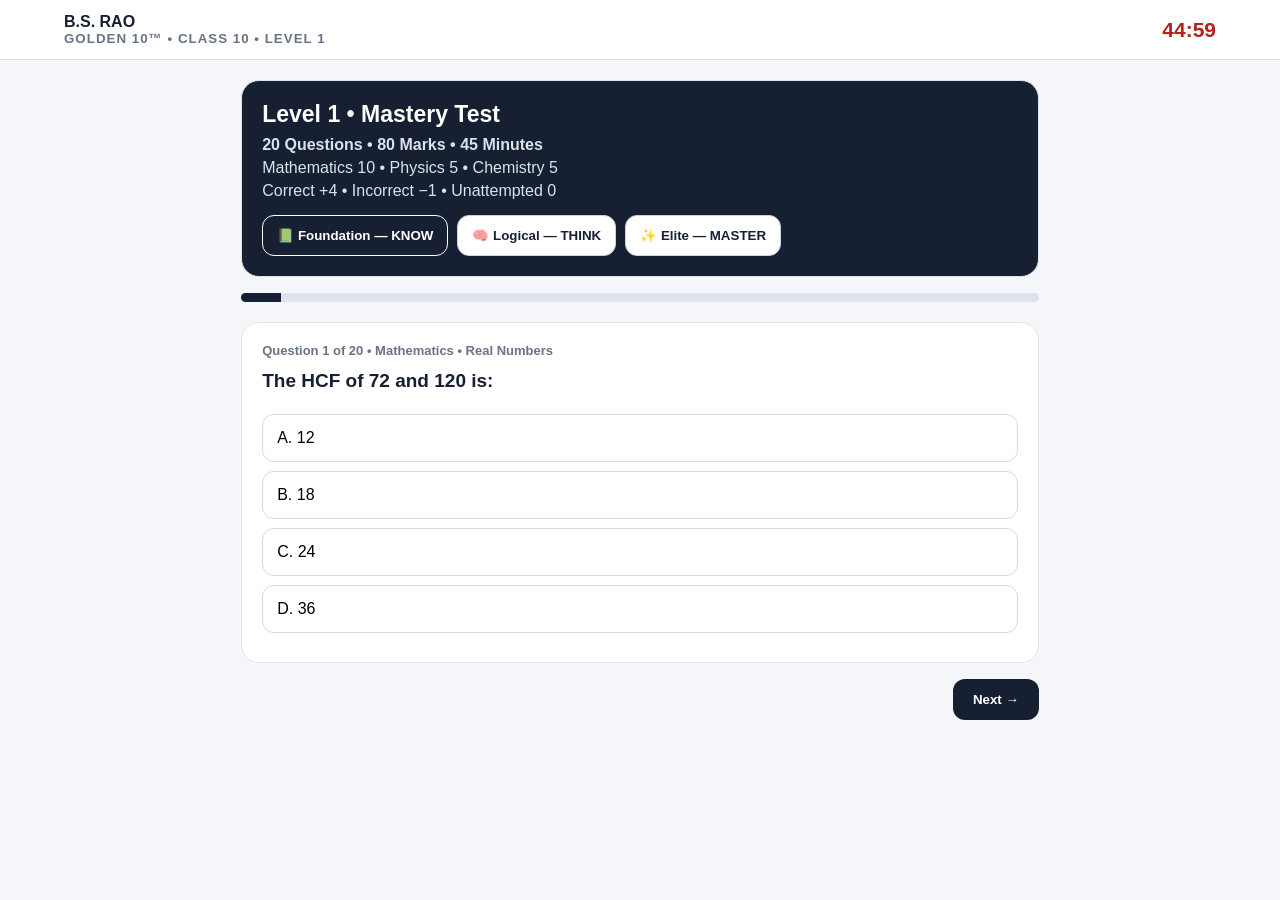
<file: mock-test.html>
<!doctype html>
<html lang="en"><head><meta charset="utf-8"><meta name="viewport" content="width=device-width,initial-scale=1">
<title>B.S. RAO GOLDEN 10™ — Level 1 Mastery Test</title>
<style>
*{box-sizing:border-box}body{margin:0;font-family:Arial,sans-serif;background:#f4f6fa;color:#172033}header{position:sticky;top:0;z-index:10;background:#fff;border-bottom:1px solid #ddd;padding:13px 5%;display:flex;justify-content:space-between;align-items:center}.brand{font-weight:900}.brand small{display:block;color:#697386;letter-spacing:1px}.timer{font-weight:900;font-size:21px;color:#b42318}main{max-width:900px;margin:auto;padding:20px 4% 50px}.setup,.card,.result{background:#fff;border:1px solid #e0e4eb;border-radius:18px;padding:20px;margin-bottom:16px}.setup{background:#172033;color:#fff}.setup h1{margin:0 0 8px;font-size:23px}.setup p{margin:5px 0;color:#dce2ec}.stageRow{display:flex;gap:9px;flex-wrap:wrap;margin-top:15px}.stage{border:1px solid #ccd3df;background:#fff;color:#172033;border-radius:12px;padding:12px 14px;font-weight:800;cursor:pointer}.stage.active{background:#172033;color:#fff;border-color:#fff}.stage.active2{background:#eaf0ff}.meta{font-size:13px;font-weight:800;color:#697386;margin-bottom:9px}.q{font-size:19px;font-weight:800;line-height:1.5;margin-bottom:18px}.option{display:block;width:100%;text-align:left;background:#fff;border:1px solid #d4dae4;border-radius:12px;padding:14px;margin:9px 0;font-size:16px;cursor:pointer}.option.selected{background:#edf2ff;border-color:#172033}.progress{height:9px;background:#dfe4ec;border-radius:10px;overflow:hidden;margin:15px 0 20px}.bar{height:100%;width:5%;background:#172033}.nav{display:flex;justify-content:space-between;gap:10px}.btn{border:0;border-radius:12px;padding:13px 20px;font-weight:800;cursor:pointer}.prev{background:#e8ecf2}.next,.submit{background:#172033;color:#fff}.submit{display:none;background:#087443}.result{display:none}.score{text-align:center;font-size:52px;font-weight:900}.grid{display:grid;grid-template-columns:repeat(2,1fr);gap:10px}.stat{background:#f6f8fb;padding:15px;border-radius:12px}.subjectRow{display:flex;justify-content:space-between;gap:10px;padding:11px 0;border-bottom:1px solid #e5e8ef}.red{color:#b42318}@media(max-width:600px){.q{font-size:17px}.grid{grid-template-columns:1fr}.subjectRow{display:block}.subjectRow span{display:block;margin-top:4px}}
</style></head>
<body>
<header><div class="brand">B.S. RAO <small>GOLDEN 10™ • CLASS 10 • LEVEL 1</small></div><div id="timer" class="timer">45:00</div></header>
<main>
<section class="setup"><h1>Level 1 • Mastery Test</h1><p><b>20 Questions • 80 Marks • 45 Minutes</b></p><p>Mathematics 10 • Physics 5 • Chemistry 5</p><p>Correct +4 • Incorrect −1 • Unattempted 0</p>
<div class="stageRow">
<button class="stage active" data-stage="Foundation — KNOW">📗 Foundation — KNOW</button>
<button class="stage" data-stage="Logical — THINK">🧠 Logical — THINK</button>
<button class="stage" data-stage="Elite — MASTER">✨ Elite — MASTER</button>
</div></section>
<div class="progress"><div id="bar" class="bar"></div></div>
<div id="question"></div>
<div class="nav"><button id="prev" class="btn prev">← Previous</button><button id="next" class="btn next">Next →</button><button id="submit" class="btn submit">Submit Test</button></div>
<div id="result" class="result"></div>
</main>
<script>
const BANK={"Foundation — KNOW": [{"id": 1, "subject": "Mathematics", "chapter": "Real Numbers", "question": "The HCF of 72 and 120 is:", "options": ["12", "18", "24", "36"], "answer": 0}, {"id": 2, "subject": "Mathematics", "chapter": "Polynomials", "question": "If α and β are the zeroes of x² − 5x + 6, then α + β is:", "options": ["−5", "5", "6", "−6"], "answer": 1}, {"id": 3, "subject": "Mathematics", "chapter": "Pair of Linear Equations", "question": "The solution of x + y = 7 and x − y = 1 is:", "options": ["(3,4)", "(4,3)", "(5,2)", "(2,5)"], "answer": 1}, {"id": 4, "subject": "Mathematics", "chapter": "Quadratic Equations", "question": "The roots of x² − 9x + 20 = 0 are:", "options": ["2,10", "4,5", "−4,−5", "1,20"], "answer": 1}, {"id": 5, "subject": "Mathematics", "chapter": "Arithmetic Progressions", "question": "The 10th term of 3, 7, 11, … is:", "options": ["35", "39", "43", "47"], "answer": 1}, {"id": 6, "subject": "Mathematics", "chapter": "Triangles", "question": "If two triangles are similar, their corresponding sides are in the ratio 2:3. Their areas are in the ratio:", "options": ["2:3", "3:2", "4:9", "8:27"], "answer": 2}, {"id": 7, "subject": "Mathematics", "chapter": "Coordinate Geometry", "question": "The midpoint of (2,4) and (6,8) is:", "options": ["(4,6)", "(8,12)", "(2,2)", "(3,4)"], "answer": 0}, {"id": 8, "subject": "Mathematics", "chapter": "Trigonometry", "question": "sin 30° equals:", "options": ["0", "1/2", "√3/2", "1"], "answer": 1}, {"id": 9, "subject": "Mathematics", "chapter": "Circles", "question": "The tangent at any point of a circle is perpendicular to the:", "options": ["diameter only", "radius through the point of contact", "chord", "arc"], "answer": 1}, {"id": 10, "subject": "Mathematics", "chapter": "Statistics", "question": "The mean of 4, 6, 8 and 10 is:", "options": ["6", "7", "8", "9"], "answer": 1}, {"id": 11, "subject": "Physics", "chapter": "Light – Reflection and Refraction", "question": "The SI unit of focal length is:", "options": ["metre", "dioptre", "newton", "joule"], "answer": 0}, {"id": 12, "subject": "Physics", "chapter": "Light – Reflection and Refraction", "question": "The power of a lens is measured in:", "options": ["metre", "dioptre", "watt", "ohm"], "answer": 1}, {"id": 13, "subject": "Physics", "chapter": "Electricity", "question": "Ohm’s law is represented by:", "options": ["V = IR", "P = VI", "R = VI", "I = VR"], "answer": 0}, {"id": 14, "subject": "Physics", "chapter": "Electricity", "question": "A 10 Ω resistor connected to 20 V draws a current of:", "options": ["0.5 A", "2 A", "10 A", "200 A"], "answer": 1}, {"id": 15, "subject": "Physics", "chapter": "Magnetic Effects of Electric Current", "question": "The SI unit of magnetic field is:", "options": ["tesla", "weber", "ampere", "volt"], "answer": 0}, {"id": 16, "subject": "Chemistry", "chapter": "Chemical Reactions and Equations", "question": "A reaction in which two or more substances form one product is a:", "options": ["decomposition reaction", "combination reaction", "displacement reaction", "redox-free reaction"], "answer": 1}, {"id": 17, "subject": "Chemistry", "chapter": "Acids, Bases and Salts", "question": "A neutral solution at 25°C has pH:", "options": ["0", "5", "7", "14"], "answer": 2}, {"id": 18, "subject": "Chemistry", "chapter": "Metals and Non-metals", "question": "The property by which metals can be beaten into sheets is:", "options": ["ductility", "malleability", "sonority", "conductivity"], "answer": 1}, {"id": 19, "subject": "Chemistry", "chapter": "Carbon and its Compounds", "question": "The molecular formula of methane is:", "options": ["CH₃", "CH₄", "C₂H₆", "C₂H₄"], "answer": 1}, {"id": 20, "subject": "Chemistry", "chapter": "Carbon and its Compounds", "question": "Ethanol contains the functional group:", "options": ["−COOH", "−CHO", "−OH", "−CO−"], "answer": 2}], "Logical — THINK": [{"id": 1, "subject": "Mathematics", "chapter": "Real Numbers", "question": "If HCF(96,404)=4, then LCM(96,404) is:", "options": ["9696", "969", "96", "404"], "answer": 0}, {"id": 2, "subject": "Mathematics", "chapter": "Polynomials", "question": "If the zeroes of 2x² − 7x + 3 are α,β, then 1/α + 1/β equals:", "options": ["7/3", "3/7", "−7/3", "2/3"], "answer": 0}, {"id": 3, "subject": "Mathematics", "chapter": "Pair of Linear Equations", "question": "For ax+3y=6 and 2x+6y=12 to have infinitely many solutions, a equals:", "options": ["1", "2", "3", "6"], "answer": 1}, {"id": 4, "subject": "Mathematics", "chapter": "Quadratic Equations", "question": "If one root of x² − 7x + k = 0 is 3, k is:", "options": ["4", "10", "12", "21"], "answer": 2}, {"id": 5, "subject": "Mathematics", "chapter": "Arithmetic Progressions", "question": "The sum of the first 10 terms of 2,5,8,… is:", "options": ["145", "155", "165", "175"], "answer": 1}, {"id": 6, "subject": "Mathematics", "chapter": "Triangles", "question": "Two similar triangles have areas 25 cm² and 49 cm². The ratio of corresponding sides of the smaller to larger triangle is:", "options": ["5:7", "25:49", "7:5", "3:4"], "answer": 0}, {"id": 7, "subject": "Mathematics", "chapter": "Coordinate Geometry", "question": "A point divides the line joining (2,−3) and (7,2) internally in ratio 2:3. Its coordinates are:", "options": ["(4,−1)", "(5,0)", "(3,−2)", "(−1,4)"], "answer": 0}, {"id": 8, "subject": "Mathematics", "chapter": "Applications of Trigonometry", "question": "If tan θ = 1/√3 and θ is acute, θ is:", "options": ["30°", "45°", "60°", "90°"], "answer": 0}, {"id": 9, "subject": "Mathematics", "chapter": "Areas Related to Circles", "question": "A circle has radius 7 cm. Using π=22/7, its area is:", "options": ["44 cm²", "154 cm²", "308 cm²", "49 cm²"], "answer": 1}, {"id": 10, "subject": "Mathematics", "chapter": "Probability", "question": "A die is thrown once. Probability of getting a number greater than 4 is:", "options": ["1/6", "1/3", "1/2", "2/3"], "answer": 1}, {"id": 11, "subject": "Physics", "chapter": "Light – Reflection and Refraction", "question": "An object is placed beyond 2F of a convex lens. The image is:", "options": ["virtual and enlarged", "real, inverted and diminished", "real and erect", "virtual and diminished"], "answer": 1}, {"id": 12, "subject": "Physics", "chapter": "Light – Reflection and Refraction", "question": "A lens has focal length +0.25 m. Its power is:", "options": ["+0.25 D", "+2 D", "+4 D", "−4 D"], "answer": 2}, {"id": 13, "subject": "Physics", "chapter": "Electricity", "question": "Two resistors 4 Ω and 6 Ω are in series across 20 V. Current is:", "options": ["1 A", "2 A", "4 A", "5 A"], "answer": 1}, {"id": 14, "subject": "Physics", "chapter": "Electricity", "question": "A device rated 100 W operates for 2 h. Electrical energy consumed is:", "options": ["0.02 kWh", "0.2 kWh", "2 kWh", "20 kWh"], "answer": 1}, {"id": 15, "subject": "Physics", "chapter": "Magnetic Effects of Electric Current", "question": "The direction of force on a current-carrying conductor in a magnetic field is found by:", "options": ["right-hand thumb rule", "Fleming’s left-hand rule", "Fleming’s right-hand rule", "Ohm’s law"], "answer": 1}, {"id": 16, "subject": "Chemistry", "chapter": "Chemical Reactions and Equations", "question": "Zn + CuSO₄ → ZnSO₄ + Cu is a:", "options": ["combination", "decomposition", "displacement", "double displacement"], "answer": 2}, {"id": 17, "subject": "Chemistry", "chapter": "Acids, Bases and Salts", "question": "A solution changes blue litmus to red. It is:", "options": ["basic", "acidic", "neutral", "salty only"], "answer": 1}, {"id": 18, "subject": "Chemistry", "chapter": "Metals and Non-metals", "question": "Which metal is commonly stored under kerosene because it reacts vigorously with water and air?", "options": ["iron", "copper", "sodium", "silver"], "answer": 2}, {"id": 19, "subject": "Chemistry", "chapter": "Carbon and its Compounds", "question": "The general formula of alkanes is:", "options": ["CₙH₂ₙ", "CₙH₂ₙ₋₂", "CₙH₂ₙ₊₂", "CₙHₙ"], "answer": 2}, {"id": 20, "subject": "Chemistry", "chapter": "Carbon and its Compounds", "question": "Soap molecules clean oily dirt mainly because they form:", "options": ["crystals", "micelles", "metals", "salts only"], "answer": 1}], "Elite — MASTER": [{"id": 1, "subject": "Mathematics", "chapter": "Real Numbers", "question": "If n is a positive integer and 3ⁿ divides 2²ⁿ−1, the smallest n satisfying this is:", "options": ["1", "2", "3", "4"], "answer": 2}, {"id": 2, "subject": "Mathematics", "chapter": "Polynomials", "question": "If α,β are roots of x²−4x+1=0, then α²+β² is:", "options": ["12", "14", "16", "18"], "answer": 1}, {"id": 3, "subject": "Mathematics", "chapter": "Pair of Linear Equations", "question": "If kx+3y=6 and 12x+ky=18 have a unique solution, k cannot be:", "options": ["6", "−6", "0", "12"], "answer": 0}, {"id": 4, "subject": "Mathematics", "chapter": "Quadratic Equations", "question": "If the roots of x²−px+12=0 differ by 1, then p² is:", "options": ["47", "49", "51", "52"], "answer": 1}, {"id": 5, "subject": "Mathematics", "chapter": "Arithmetic Progressions", "question": "If the 5th term of an AP is 18 and the 11th term is 42, the sum of its first 15 terms is:", "options": ["405", "420", "435", "450"], "answer": 2}, {"id": 6, "subject": "Mathematics", "chapter": "Triangles", "question": "In two similar triangles, corresponding sides are 6 cm and 9 cm. If the area of the smaller triangle is 24 cm², the larger area is:", "options": ["36 cm²", "48 cm²", "54 cm²", "81 cm²"], "answer": 2}, {"id": 7, "subject": "Mathematics", "chapter": "Coordinate Geometry", "question": "The area of the triangle with vertices (0,0), (4,0), (0,6) is:", "options": ["10", "12", "14", "24"], "answer": 1}, {"id": 8, "subject": "Mathematics", "chapter": "Trigonometry", "question": "If sec θ + tan θ = 3 for an acute θ, then sec θ − tan θ is:", "options": ["1/9", "1/3", "3", "9"], "answer": 0}, {"id": 9, "subject": "Mathematics", "chapter": "Circles", "question": "From an external point P, tangent length to a circle is 12 cm and OP=13 cm. The radius is:", "options": ["3 cm", "4 cm", "5 cm", "6 cm"], "answer": 2}, {"id": 10, "subject": "Mathematics", "chapter": "Statistics", "question": "For a data set, mean = 20 and number of observations = 10. If one observation 12 is replaced by 27, the new mean is:", "options": ["20.5", "21", "21.5", "22"], "answer": 1}, {"id": 11, "subject": "Physics", "chapter": "Light – Reflection and Refraction", "question": "An object is 30 cm in front of a convex lens of focal length 20 cm. The image distance is:", "options": ["20 cm", "30 cm", "60 cm", "−60 cm"], "answer": 2}, {"id": 12, "subject": "Physics", "chapter": "Light – Reflection and Refraction", "question": "Two lenses of powers +2 D and −5 D are in contact. Their combined power and focal length are:", "options": ["−3 D, −0.333 m", "+3 D, 0.333 m", "−7 D, −0.143 m", "+7 D, 0.143 m"], "answer": 0}, {"id": 13, "subject": "Physics", "chapter": "Electricity", "question": "A 6 Ω and 3 Ω resistor are connected in parallel across 12 V. Total current is:", "options": ["2 A", "4 A", "6 A", "8 A"], "answer": 2}, {"id": 14, "subject": "Physics", "chapter": "Electricity", "question": "A 60 W bulb is used for 5 h daily for 30 days. Energy consumed is:", "options": ["3 kWh", "6 kWh", "9 kWh", "12 kWh"], "answer": 2}, {"id": 15, "subject": "Physics", "chapter": "Magnetic Effects of Electric Current", "question": "A current-carrying conductor is placed parallel to a uniform magnetic field. The magnetic force on it is:", "options": ["maximum", "zero", "half maximum", "infinite"], "answer": 1}, {"id": 16, "subject": "Chemistry", "chapter": "Chemical Reactions and Equations", "question": "In a redox reaction, oxidation is best represented by:", "options": ["gain of oxygen or loss of hydrogen", "gain of hydrogen only", "loss of oxygen only", "no change in oxidation state"], "answer": 0}, {"id": 17, "subject": "Chemistry", "chapter": "Acids, Bases and Salts", "question": "If the pH changes from 3 to 5, the hydrogen-ion concentration becomes:", "options": ["10 times larger", "100 times smaller", "100 times larger", "2 times smaller"], "answer": 1}, {"id": 18, "subject": "Chemistry", "chapter": "Metals and Non-metals", "question": "An iron nail is placed in copper sulphate solution. The coating formed on the nail is mainly:", "options": ["iron", "copper", "zinc", "silver"], "answer": 1}, {"id": 19, "subject": "Chemistry", "chapter": "Carbon and its Compounds", "question": "Ethene decolourises bromine water because ethene undergoes:", "options": ["substitution", "addition", "neutralisation", "decomposition"], "answer": 1}, {"id": 20, "subject": "Chemistry", "chapter": "Carbon and its Compounds", "question": "A compound has formula C₂H₆O and reacts with sodium releasing hydrogen. It can be:", "options": ["ethanol", "ethene", "ethanoic acid only", "methane"], "answer": 0}]};
let stage="Foundation — KNOW", current=0, answers=[], time=2700, submitted=false;
function loadStage(s){stage=s;current=0;answers=Array(20).fill(null);time=2700;submitted=false;document.getElementById("question").style.display="block";document.querySelector(".nav").style.display="flex";document.getElementById("result").style.display="none";document.querySelectorAll(".stage").forEach(b=>b.classList.toggle("active",b.dataset.stage===stage));render();tick();}
function render(){const q=BANK[stage][current];document.getElementById("bar").style.width=((current+1)/20*100)+"%";document.getElementById("question").innerHTML=`<div class="card"><div class="meta">Question ${current+1} of 20 • ${q.subject} • ${q.chapter}</div><div class="q">${q.question}</div>${q.options.map((o,i)=>`<button class="option ${answers[current]===i?'selected':''}" onclick="choose(${i})">${String.fromCharCode(65+i)}. ${o}</button>`).join("")}</div>`;document.getElementById("prev").style.visibility=current===0?"hidden":"visible";document.getElementById("next").style.display=current===19?"none":"inline-block";document.getElementById("submit").style.display=current===19?"inline-block":"none"}
function choose(i){answers[current]=i;render()}
document.querySelectorAll(".stage").forEach(b=>b.onclick=()=>{if(!submitted)loadStage(b.dataset.stage)});
prev.onclick=()=>{if(current>0){current--;render()}};next.onclick=()=>{if(current<19){current++;render()}};submit.onclick=submitTest;
function submitTest(){if(submitted)return;submitted=true;let c=0,w=0,u=0,by={Mathematics:[0,0,0],Physics:[0,0,0],Chemistry:[0,0,0]};BANK[stage].forEach((q,i)=>{if(answers[i]===null){u++;by[q.subject][2]++}else if(answers[i]===q.answer){c++;by[q.subject][0]++}else{w++;by[q.subject][1]++}});let score=c*4-w,pct=(score/80*100).toFixed(2);document.getElementById("question").style.display="none";document.querySelector(".nav").style.display="none";const r=document.getElementById("result");r.style.display="block";r.innerHTML=`<div class="meta">TEST COMPLETED • ${stage}</div><div class="score">${score}/80</div><p style="text-align:center;font-size:18px"><b>${pct}%</b></p><div class="grid"><div class="stat">Correct<br><b>${c} × 4 = ${c*4}</b></div><div class="stat">Incorrect<br><b class="red">${w} × −1 = −${w}</b></div><div class="stat">Unattempted<br><b>${u} × 0 = 0</b></div><div class="stat">Attempted<br><b>${c+w}/20</b></div></div><h3>Subject-wise Analysis</h3>${Object.entries(by).map(([s,v])=>`<div class="subjectRow"><b>${s}</b><span>${v[0]} correct • ${v[1]} wrong • ${v[2]} unattempted</span></div>`).join("")}`;document.getElementById("timer").textContent="TEST END"}
function tick(){if(submitted)return;let m=Math.floor(time/60),s=time%60;document.getElementById("timer").textContent=String(m).padStart(2,"0")+":"+String(s).padStart(2,"0");if(time<=0){submitTest();return}time--}
setInterval(tick,1000);loadStage(stage);
</script></body></html>
</file>
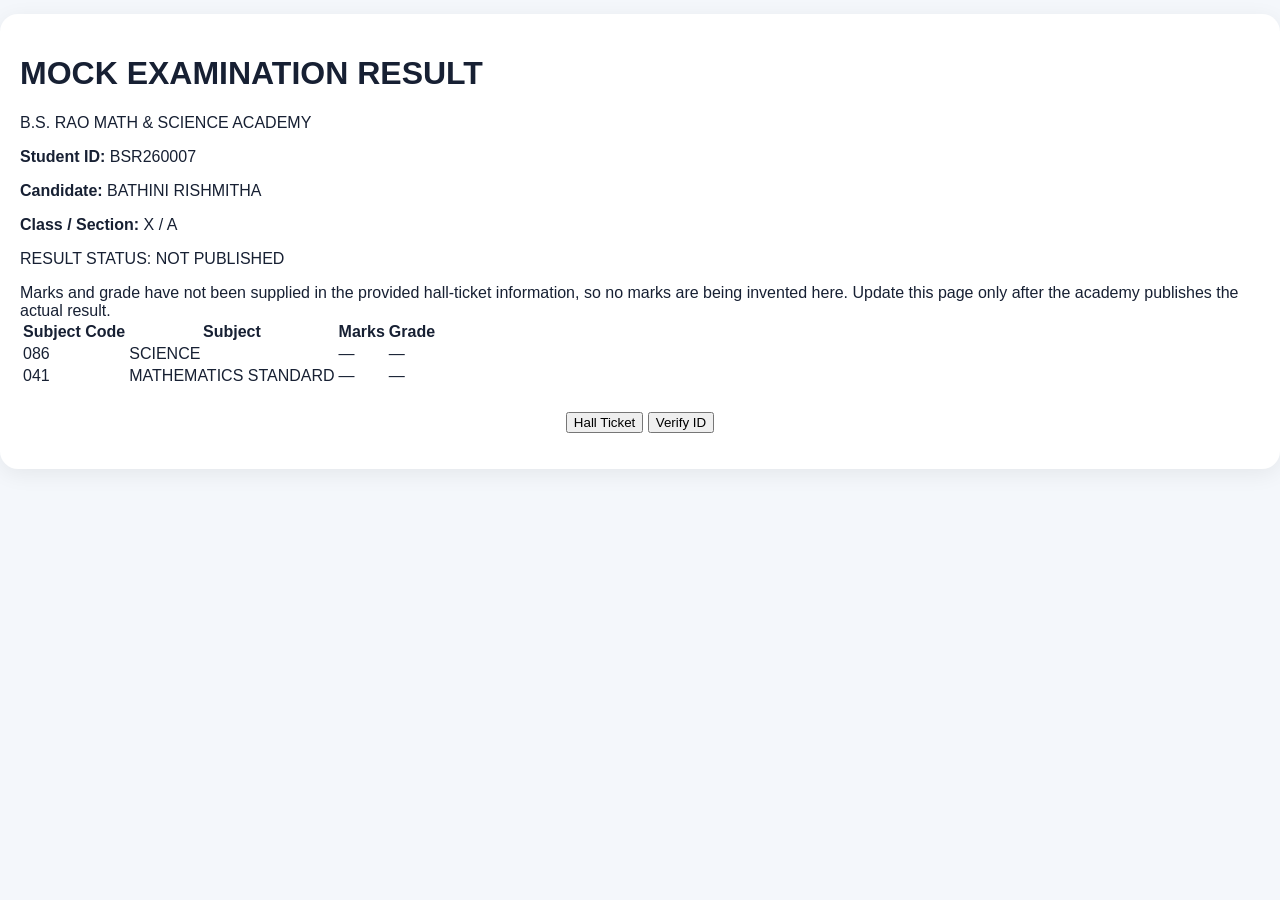
<file: result.html>
<!doctype html><html><head><meta charset="utf-8"><meta name="viewport" content="width=device-width,initial-scale=1">
<title>BSR260007 | Result</title><link rel="stylesheet" href="style.css"></head><body><main class="card">
<header><h1>MOCK EXAMINATION RESULT</h1><p>B.S. RAO MATH & SCIENCE ACADEMY</p></header>
<p><b>Student ID:</b> BSR260007</p><p><b>Candidate:</b> BATHINI RISHMITHA</p><p><b>Class / Section:</b> X / A</p>
<p class="badge">RESULT STATUS: NOT PUBLISHED</p>
<div class="notice">Marks and grade have not been supplied in the provided hall-ticket information, so no marks are being invented here. Update this page only after the academy publishes the actual result.</div>
<table><tr><th>Subject Code</th><th>Subject</th><th>Marks</th><th>Grade</th></tr>
<tr><td>086</td><td>SCIENCE</td><td>—</td><td>—</td></tr>
<tr><td>041</td><td>MATHEMATICS STANDARD</td><td>—</td><td>—</td></tr></table>
<p style="text-align:center;margin-top:24px"><a href="hall-ticket.html"><button>Hall Ticket</button></a> <a href="verify.html"><button>Verify ID</button></a></p>
</main></body></html>
</file>
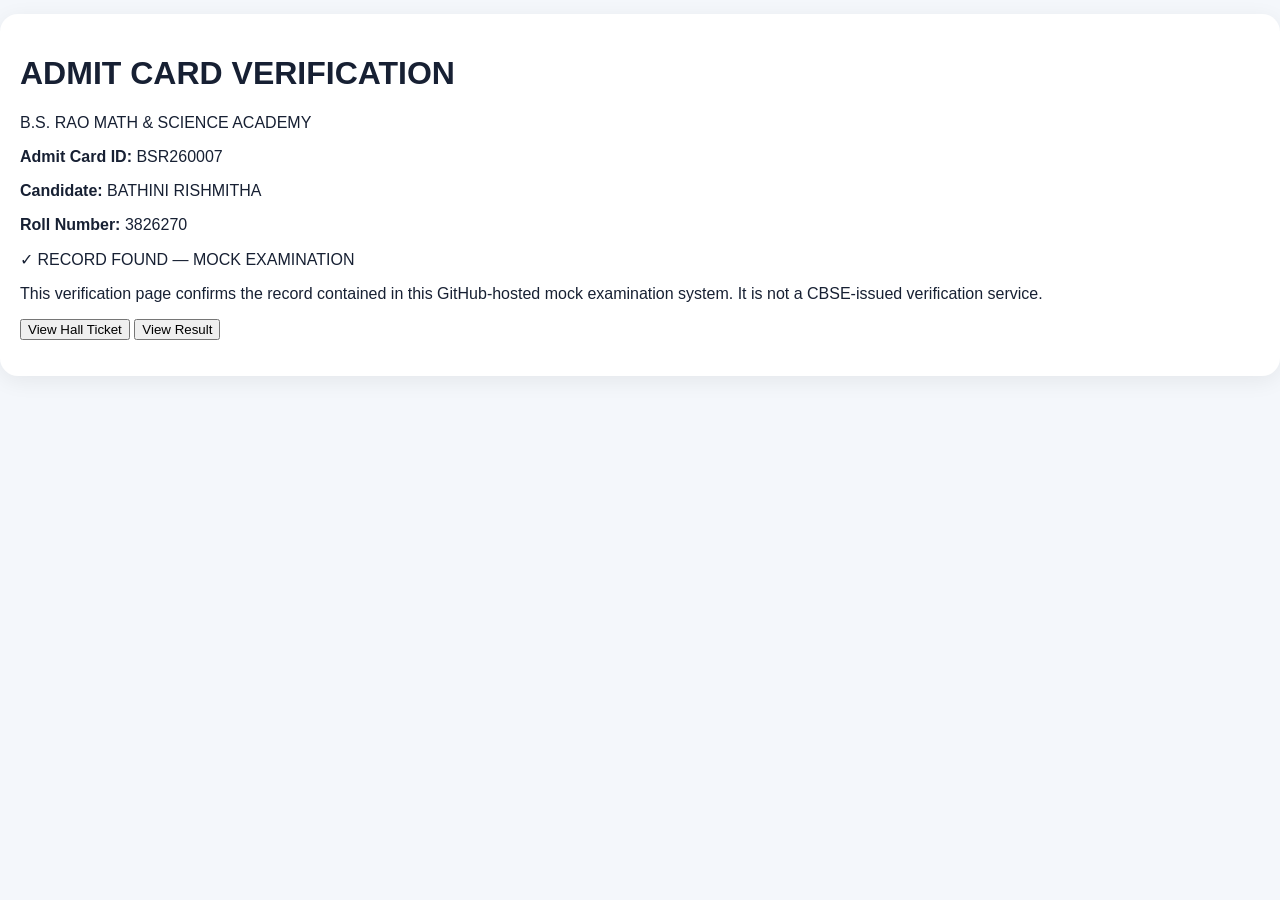
<file: verify.html>
<!doctype html><html><head><meta charset="utf-8"><meta name="viewport" content="width=device-width,initial-scale=1">
<title>BSR260007 | Verification</title><link rel="stylesheet" href="style.css"></head><body><main class="card">
<header><h1>ADMIT CARD VERIFICATION</h1><p>B.S. RAO MATH & SCIENCE ACADEMY</p></header>
<p><b>Admit Card ID:</b> BSR260007</p><p><b>Candidate:</b> BATHINI RISHMITHA</p><p><b>Roll Number:</b> 3826270</p>
<p class="badge">✓ RECORD FOUND — MOCK EXAMINATION</p>
<div class="notice">This verification page confirms the record contained in this GitHub-hosted mock examination system. It is not a CBSE-issued verification service.</div>
<p><a href="hall-ticket.html"><button>View Hall Ticket</button></a> <a href="result.html"><button>View Result</button></a></p>
</main></body></html>
</file>
<file: style.css>
*{box-sizing:border-box}body{margin:0;font-family:Arial,sans-serif;background:#f4f7fb;color:#172033}.wrap{max-width:1100px;margin:auto;padding:18px}.card{background:#fff;border-radius:18px;padding:20px;margin:14px 0;box-shadow:0 5px 22px #0001}.hero{background:linear-gradient(135deg,#182848,#4b6cb7);color:#fff;border-radius:20px;padding:25px}.grid{display:grid;grid-template-columns:repeat(auto-fit,minmax(180px,1fr));gap:12px}.btn{border:0;border-radius:12px;padding:13px 16px;background:#315efb;color:#fff;font-weight:700;cursor:pointer}.alt{background:#eef2ff;color:#20316b}.btn:disabled{opacity:.45}.top{display:flex;justify-content:space-between;align-items:center;gap:10px;flex-wrap:wrap}.pill{display:inline-block;background:#eef2ff;border-radius:20px;padding:6px 10px;margin:3px;font-size:12px}.q{font-size:19px;line-height:1.5}.opt{display:block;width:100%;text-align:left;padding:13px;margin:9px 0;border:1px solid #d7deea;background:#fff;border-radius:11px;cursor:pointer}.sel{border:2px solid #315efb;background:#eef2ff}.muted{color:#667085}.bad{color:#b42318}.good{color:#087f45}.center{text-align:center}.score{font-size:40px;font-weight:800}.barbg{height:10px;background:#e5e7eb;border-radius:10px;overflow:hidden}.bar{height:100%;background:#315efb}.level{min-height:86px}small{opacity:.8}
</file>
